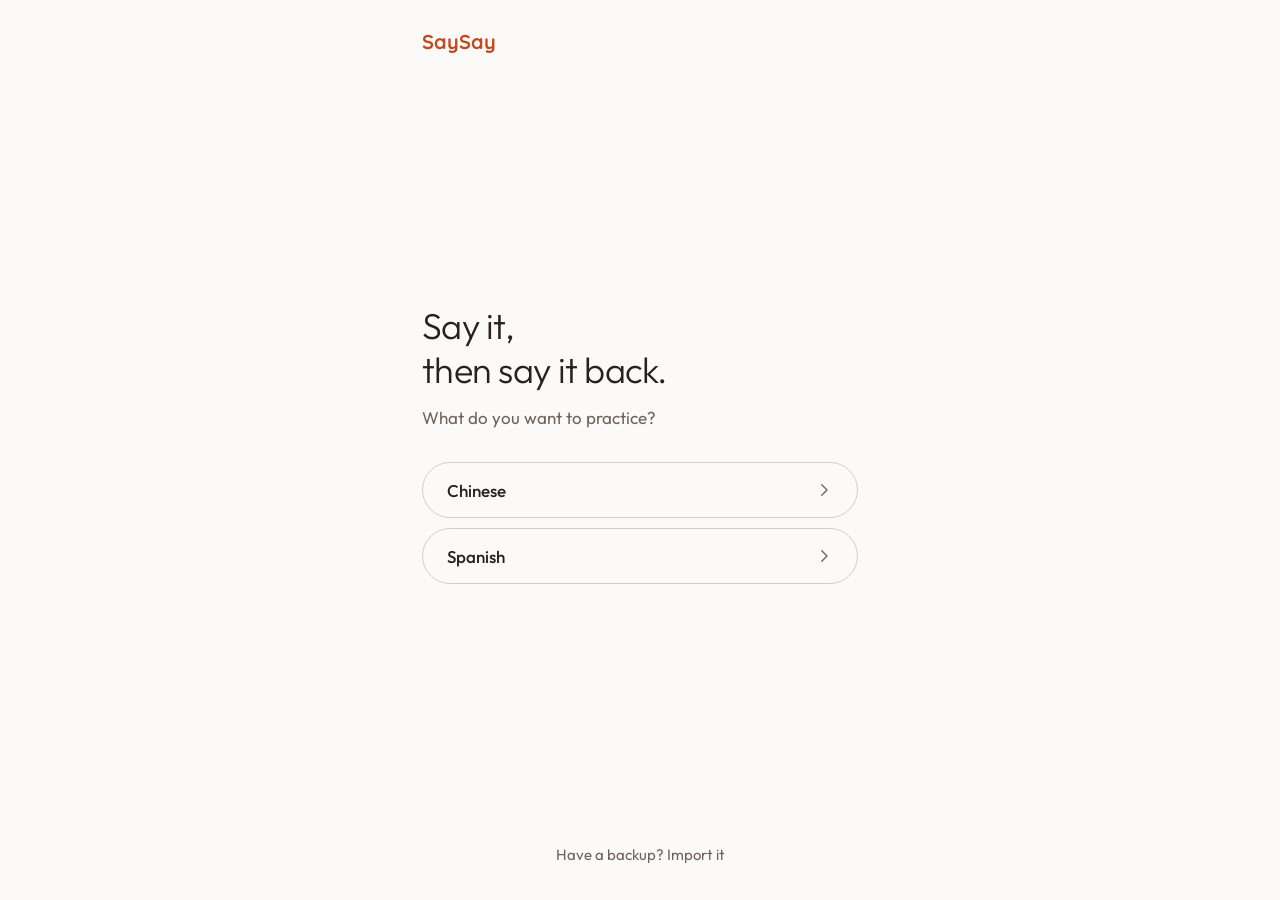
<file: index.html>
<!DOCTYPE html>
<html lang="en">
<head>
<meta charset="UTF-8">
<meta name="viewport" content="width=device-width, initial-scale=1, viewport-fit=cover">
<meta name="color-scheme" content="light">
<meta name="theme-color" content="#FCFAF8">
<meta name="apple-mobile-web-app-capable" content="yes">
<meta name="apple-mobile-web-app-status-bar-style" content="default">
<title>SaySay</title>
<link rel="manifest" href="manifest.webmanifest">
<link rel="icon" type="image/svg+xml" href="icon.svg">
<link rel="icon" type="image/png" sizes="192x192" href="icon-192.png">
<link rel="apple-touch-icon" href="apple-touch-icon.png">
<meta name="apple-mobile-web-app-title" content="SaySay">
<meta name="description" content="Practice speaking Chinese and Spanish. Each sentence plays twice, then you say it.">
<link rel="preconnect" href="https://fonts.googleapis.com">
<link rel="preconnect" href="https://fonts.gstatic.com" crossorigin>
<link rel="stylesheet" href="https://fonts.googleapis.com/css2?family=Outfit:wght@300;400;500;600&family=Quicksand:wght@700&family=Noto+Serif+SC:wght@400;600&family=Noto+Sans+SC:wght@500&display=swap">
<link rel="stylesheet" href="design-system/tokens.css?v=202611281630">
<style>
/* Colours, type and sizes come from design-system/tokens.css. Only app values live here. */
:root {
  --top: env(safe-area-inset-top, 0px);
  --bottom: env(safe-area-inset-bottom, 0px);
}
* { box-sizing: border-box; }
/* The colour behind the page matches the top of the screen, so the iPhone home screen app shows no fade under the time. */
html { background: var(--bg); color-scheme: light; }
html, body { margin: 0; background: var(--bg); }
body {
  font-family: var(--font-sans);
  color: var(--ink);
  -webkit-tap-highlight-color: transparent;
  -webkit-font-smoothing: antialiased;
}
button { font-family: inherit; cursor: pointer; color: inherit; touch-action: manipulation; }
svg { display: block; }

/* Hero */
.hero {
  background: var(--bg);
  color: var(--ink);
  padding: calc(var(--top) + 14px) var(--gutter) 0;
}
#sentenceView {
  margin-top: 18px; background: var(--surface); border: 1px solid var(--line);
  border-radius: 16px; padding: 20px; min-height: 300px;
  display: flex; flex-direction: column;
}
/* Every sentence starts at the same height, 120 from the top of the card, so your eye finds it in one place.
   20 card padding plus 18 for the count, then 82. Long sentences grow downward and get smaller instead of taller. */
.sent-body { flex: none; padding-top: 82px; }
.sent-body .han { margin-top: 0; }
.han.long1 { font-size: 32px; }
.han.long2 { font-size: 28px; }
/* Spanish reads in Outfit, a little smaller than characters since words are longer. No pinyin line. */
.lang-es .han { font-family: var(--font-sans); font-size: 34px; line-height: 40px; letter-spacing: -0.02em; }
.lang-es .han.long1 { font-size: 28px; line-height: 34px; }
.lang-es .han.long2 { font-size: 24px; line-height: 30px; }
.lang-es .pin { display: none; }
.lang-es .eng { margin-top: 12px; }
.lang-es .item-han, .lang-es .field input.big { font-family: var(--font-sans); }
.eng:lang(zh), .item-pin:lang(zh) { font-family: var(--font-mark); }
/* Phones. The page fills the screen. Buttons sit at the bottom and never move, the card takes the space above them. */
@media (max-width: 899px) {
  body { height: 100vh; height: 100dvh; display: flex; flex-direction: column; }
  .hero { flex: 1; display: flex; flex-direction: column; min-height: 0; }
  .hero > .wrap { flex: 1; display: flex; flex-direction: column; width: 100%; min-height: 0; }
  #sentenceView { flex: 1; min-height: 0; overflow-y: auto; }
  .controls { flex-shrink: 0; }
}
/* Short phones like the iPhone SE. The sentence starts a little higher so long ones still fit. */
@media (max-width: 899px) and (max-height: 720px) {
  .sent-body { padding-top: 46px; }
  .controls { padding-bottom: calc(var(--bottom) + 20px); }
}
.wrap { max-width: var(--max-width); margin: 0 auto; }
.top { display: flex; align-items: center; justify-content: space-between; height: 44px; }
.brand { display: flex; align-items: baseline; gap: 8px; }
.brand { align-items: center; gap: 10px; }
.brand b { font-family: var(--font-mark); font-size: 20px; font-weight: 700; letter-spacing: -0.01em; }
.top-actions { gap: 8px; }
.top-actions { display: flex; gap: 8px; }
.round {
  width: 44px; height: 44px; border-radius: 999px; border: 0;
  background: var(--chip); color: var(--ink);
  display: flex; align-items: center; justify-content: center;
}
.round:hover { background: var(--line); }

.count { font-size: 13px; color: var(--muted); }
.card-top { display: flex; align-items: center; justify-content: space-between; min-height: 18px; }
.card-edit { border: 0; background: none; padding: 10px 12px; margin: -10px -12px; font-size: 13px; font-weight: 400; color: var(--accent-text); }
.empty-hero .card-edit { display: none; }
.han {
  font-family: var(--font-han); font-weight: 500;
  font-size: 40px; line-height: 1.3; margin-top: 10px;
  word-break: break-word;
}
.pin { margin-top: 10px; font-size: 17px; line-height: 24px; color: var(--accent-text); }
.eng { margin-top: 4px; margin-bottom: 22px; font-size: 17px; line-height: 24px; color: var(--muted); min-height: 22px; }
@keyframes pulse { 50% { opacity: 0.3; } }

/* Controls */
.controls { padding: 20px var(--gutter) calc(var(--bottom) + 32px); }
.row-ctrl { display: grid; grid-template-columns: 54px 1fr 54px; gap: 12px; align-items: center; }
.nav {
  width: 54px; height: 54px; border-radius: 999px; border: 0; background: var(--chip); color: var(--ink);
  display: flex; align-items: center; justify-content: center;
}
.nav:disabled { opacity: 0.4; cursor: default; }
.play {
  height: 64px; border: 0; border-radius: 999px; background: var(--primary); color: #fff;
  font-size: 17px; font-weight: 500; display: flex; align-items: center; justify-content: center; gap: 10px;
}
.play:active, .nav:active, .got:active { transform: scale(0.98); }
.got {
  margin-top: 14px; width: 100%; height: 54px; border-radius: 999px;
  border: 1px solid var(--line); background: var(--surface); color: var(--accent-text);
  font-size: 17px; font-weight: 500; display: flex; align-items: center; justify-content: center; gap: 8px;
}
.got-note { margin-top: 10px; text-align: center; font-size: 13px; line-height: 19px; color: var(--muted); }

/* Empty */
.empty-hero .pin { color: var(--muted); font-size: 17px; line-height: 24px; }
.empty-hero .han { font-family: var(--font-sans); font-size: 34px; line-height: 38px; letter-spacing: -0.02em; }

/* An empty list is a quiet grey note in the middle of the card. The Add a sentence button below is the one action. */
.none-hero #sentenceView { justify-content: center; align-items: center; text-align: center; }
.none-hero .bar, .none-hero .pin, .none-hero .eng, .none-hero .show-eng, .none-hero .card-edit { display: none; }
.none-hero .sent-body { padding-top: 0; margin: auto 0; }
.none-hero .han, .lang-es .none-hero .han { font-family: var(--font-sans); font-size: 17px; line-height: 24px; font-weight: 400; letter-spacing: 0; color: var(--muted); }

/* Toast */
.toast {
  position: fixed; left: 50%; bottom: calc(var(--bottom) + 24px); transform: translate(-50%, 20px);
  background: var(--ink); color: #fff; border-radius: 999px; padding: 0 8px 0 18px; height: 48px;
  display: flex; align-items: center; gap: 12px; font-size: 17px; opacity: 0; pointer-events: none;
  transition: opacity 0.2s, transform 0.2s; white-space: nowrap; z-index: 30;
}
.toast.on { opacity: 1; transform: translate(-50%, 0); pointer-events: auto; }
.toast button[hidden] { display: none; }
.toast.plain { padding: 0 20px; }
.toast button { border: 0; background: rgba(255,255,255,0.14); color: #fff; border-radius: 999px; height: 34px; padding: 0 14px; font-size: 17px; font-weight: 500; }

/* Sheets */
.sheet-wrap {
  position: fixed; inset: 0; z-index: 20; background: var(--backdrop);
  display: none; justify-content: center; padding-top: calc(var(--top) + 32px);
}
.sheet-wrap.on { display: flex; animation: fade 0.18s ease-out; }
.sheet {
  width: 100%; max-width: 480px; background: var(--bg); border-radius: 18px 18px 0 0;
  display: flex; flex-direction: column; min-height: 0; animation: up 0.24s ease-out;
}
@media (min-width: 700px) {
  .sheet-wrap { background: color-mix(in srgb, var(--backdrop) 72%, transparent); padding: 40px 0; align-items: flex-start; }
  .sheet { border-radius: 18px; max-height: calc(100dvh - 80px); }
  .han { font-size: 48px; }
}
/* Hint only where there is a keyboard and a mouse. */
.key-hint { display: none; }
@media (hover: hover) and (pointer: fine) {
  .key-hint { display: flex; justify-content: center; gap: 16px; white-space: nowrap; margin-top: 18px; font-size: 13px; color: var(--muted); }
  .key-hint span { display: inline-flex; align-items: center; gap: 6px; }
  kbd { font-family: var(--font-sans); font-size: 13px; min-width: 24px; height: 24px; padding: 0 7px; border: 1px solid var(--line); border-bottom-width: 2px; border-radius: 6px; background: var(--surface); color: var(--ink); display: inline-flex; align-items: center; justify-content: center; }
}
/* Laptops. Same one column, a little wider, sitting in the middle of the screen with larger characters. */
@media (min-width: 900px) {
  body { min-height: 100dvh; display: flex; flex-direction: column; justify-content: center; }
  .wrap { max-width: 600px; }
  .hero { padding-top: 24px; }
  /* The card keeps one height per window, shorter on short screens, so everything fits and the buttons never move. */
  #sentenceView { min-height: clamp(240px, 40dvh, 340px); padding: 28px; }
  .sent-body { padding-top: 40px; }
  .han { font-size: 56px; line-height: 1.3; }
  .han.long1 { font-size: 44px; }
  .han.long2 { font-size: 36px; }
  .lang-es .han { font-size: 44px; line-height: 52px; }
  .lang-es .han.long1 { font-size: 36px; line-height: 44px; }
  .lang-es .han.long2 { font-size: 30px; line-height: 38px; }
  .controls { padding-bottom: 24px; }
}
@keyframes fade { from { opacity: 0; } }
@keyframes up { from { transform: translateY(24px); opacity: 0.6; } }
.sheet-head {
  height: 60px; padding: 12px 16px 0; display: grid; grid-template-columns: 64px 1fr 64px;
  align-items: center; font-size: 17px; font-weight: 500; flex-shrink: 0;
}
.sheet-title { text-align: center; }
.navbtn {
  width: 36px; height: 36px; border-radius: 999px; border: 0; background: var(--line); color: var(--ink);
  display: flex; align-items: center; justify-content: center;
}
.sheet-body { flex-grow: 1; overflow-y: auto; padding: 4px var(--gutter) 16px; }
.sheet-foot { padding: 12px var(--gutter) calc(var(--bottom) + 24px); flex-shrink: 0; }
/* Sheets without a bottom button, like Settings, end with at least the side margin of space, plus the home bar on iPhone. */
.sheet-body:last-child { padding-bottom: calc(var(--bottom) + 32px); }
.btn {
  width: 100%; height: 54px; border: 0; border-radius: 999px; background: var(--primary); color: #fff;
  font-size: 17px; font-weight: 500;
}
.btn:disabled { opacity: 0.4; cursor: default; }

.seg { display: grid; grid-template-columns: repeat(var(--n, 2), minmax(0,1fr)); gap: 2px; padding: 3px; background: var(--line); border-radius: 999px; }
.seg button { min-height: 38px; border: 0; background: transparent; border-radius: 999px; font-size: 17px; color: var(--muted); }
.seg button.on { background: #fff; font-weight: 500; color: var(--accent-text); box-shadow: 0 1px 2px rgba(30,27,46,0.1); }

.section { margin: 32px 0 12px; font-size: 20px; line-height: 26px; font-weight: 500; color: var(--ink); }
.card { background: var(--surface); border: 1px solid var(--line); border-radius: 16px; overflow: hidden; }
.item { display: flex; align-items: center; gap: 12px; min-height: 64px; padding: 10px 8px 10px 16px; border-top: 1px solid var(--line); }
.item:first-child { border-top: 0; }
.item.cur { background: var(--current); }
.item-main { flex: 1; min-width: 0; text-align: left; border: 0; background: none; padding: 0; }
.item-han { font-family: var(--font-han); font-weight: 500; font-size: 17px; line-height: 24px; }
.item-pin { font-size: 13px; line-height: 18px; color: var(--muted); margin-top: 2px; }
.icon-btn { width: 40px; height: 40px; border: 0; background: none; border-radius: 999px; color: var(--chevron); display: flex; align-items: center; justify-content: center; flex-shrink: 0; }
.icon-btn:hover { background: var(--chip); color: var(--muted); }
.chip-btn { height: 32px; padding: 0 12px; border: 0; border-radius: 999px; background: var(--soft); color: var(--accent-text); font-size: 13px; font-weight: 400; flex-shrink: 0; }
.list-note { padding: 18px 4px; font-size: 13px; line-height: 19px; color: var(--muted); }

.field { display: block; padding: 12px 16px; border-top: 1px solid var(--line); }
.field:first-child { border-top: 0; }
.field[hidden], .set-row[hidden] { display: none; }
.field span { display: block; font-size: 13px; color: var(--muted); margin-bottom: 4px; }
.field input { width: 100%; border: 0; outline: 0; font-family: inherit; font-size: 17px; color: var(--ink); background: none; padding: 0; }
.field input.big { font-family: var(--font-han); font-weight: 500; font-size: 17px; }
.field input::placeholder { color: var(--muted); }

.set-row { padding: 14px 16px; border-top: 1px solid var(--line); }
.set-row:first-child { border-top: 0; }
.set-label { font-size: 17px; margin-bottom: 10px; }
select {
  width: 100%; height: 44px; border: 1px solid var(--line); border-radius: 12px; background: var(--bg);
  font-family: inherit; font-size: 17px; color: var(--ink); padding: 0 12px; -webkit-appearance: none; appearance: none;
}
.link-row { width: 100%; border: 0; background: none; font-family: inherit; display: flex; align-items: center; justify-content: space-between; min-height: 50px; padding: 0 16px; font-size: 17px; color: var(--ink); text-decoration: none; }
.link-row svg { color: var(--chevron); }
.ds h3 { font-size: 20px; line-height: 26px; font-weight: 500; color: var(--ink); margin: 32px 0 12px; }
.ds h3:first-child { margin-top: 8px; }
.sw { display: grid; grid-template-columns: repeat(auto-fill, minmax(96px, 1fr)); gap: 10px; }
.sw div { border-radius: 12px; border: 1px solid var(--line); overflow: hidden; font-size: 13px; background: #fff; }
.sw div span { display: block; height: 48px; border-bottom: 1px solid var(--line); }
.sw div p { margin: 0; padding: 6px 8px; line-height: 1.35; }
.sw div p i { font-style: normal; color: var(--muted); }
.ds .tr { padding: 14px 16px; border-top: 1px solid var(--line); }
.ds .tr:first-child { border-top: 0; }
.ds .tr small { display: block; font-size: 13px; color: var(--muted); padding-top: 6px; }
.ds .rule { padding: 12px 16px; border-top: 1px solid var(--line); font-size: 17px; line-height: 1.45; }
.ds .rule:first-child { border-top: 0; }
.ds .demo { display: flex; gap: 8px; flex-wrap: wrap; align-items: center; }
.act-row { width: 100%; border: 0; border-top: 1px solid var(--line); background: none; font-family: inherit; text-align: left; display: flex; flex-direction: column; gap: 2px; padding: 12px 16px; min-height: 64px; justify-content: center; }
.act-row:first-child { border-top: 0; }
.act-row:disabled { cursor: default; }
.act-row:disabled .act-t { color: var(--chevron); }
.act-t { font-size: 17px; line-height: 22px; color: var(--ink); }
.act-t.warn-t { color: var(--warn-text); }
/* Delete is plain coral text, centered at the bottom, the same in all three apps. It always asks first. */
.del-wrap { display: flex; flex-direction: column; align-items: center; gap: 2px; margin-top: 24px; text-align: center; }
.del-wrap[hidden] { display: none; }
.text-btn { border: 0; background: none; font-family: inherit; font-size: 17px; line-height: 22px; font-weight: 500; color: var(--warn-text); padding: 11px 16px; min-height: 44px; border-radius: 12px; }
.text-btn:disabled { color: var(--chevron); cursor: default; }
.text-btn:focus-visible { outline: 2px solid var(--primary); outline-offset: 2px; }
.imp-row { display: flex; align-items: center; justify-content: space-between; gap: 12px; padding: 14px 16px; border-top: 1px solid var(--line); }
.imp-row:first-child { border-top: 0; }
.imp-row b { display: block; font-size: 17px; line-height: 22px; font-weight: 500; }
.imp-row b:lang(zh) { font-family: var(--font-mark); font-weight: 500; }
.imp-row small { display: block; font-size: 13px; line-height: 18px; color: var(--muted); margin-top: 2px; }
.imp-row .new { font-size: 17px; color: var(--accent-text); font-weight: 500; white-space: nowrap; }
.imp-row .new.none { color: var(--muted); font-weight: 400; }
.act-s { font-size: 13px; line-height: 19px; color: var(--muted); }
.voice-tip { margin-top: 12px; padding: 10px 12px; border-radius: 12px; background: var(--bg); font-size: 13px; line-height: 19px; color: var(--muted); }
.warn { margin-top: 12px; font-size: 13px; line-height: 19px; color: var(--warn-text); }
/* Language choices, used on first open and in the Language sheet. */
.lang-opt { width: 100%; text-align: left; border: 0; border-top: 1px solid var(--line); background: var(--surface); padding: 14px 16px; min-height: 72px; display: flex; align-items: center; justify-content: space-between; gap: 12px; font-family: inherit; color: var(--ink); }
.lang-opt:first-child { border-top: 0; }
.lang-opt b { display: block; font-size: 22px; line-height: 28px; font-weight: 500; }
.lang-opt b:lang(zh) { font-family: var(--font-mark); font-weight: 500; }
.lang-opt small { display: block; font-size: 13px; line-height: 18px; color: var(--muted); margin-top: 2px; }
.lang-opt .tick { width: 24px; height: 24px; border-radius: 99px; border: 2px solid var(--line); flex-shrink: 0; display: flex; align-items: center; justify-content: center; }
.lang-opt.on { background: var(--current); }
.lang-opt.on .tick { background: var(--primary); border-color: var(--primary); }
.first { position: fixed; inset: 0; z-index: 40; background: var(--bg); overflow-y: auto; }
.first[hidden] { display: none; }
.first-in { max-width: 480px; min-height: 100%; margin: 0 auto; padding: calc(var(--top) + 20px) var(--gutter) calc(var(--bottom) + 24px); display: flex; flex-direction: column; }
.first-name { font-family: var(--font-mark); font-weight: 700; font-size: 20px; line-height: 28px; color: var(--ink); margin-bottom: 20px; }
.first-title { margin: 6px 0 24px; font-size: 34px; line-height: 40px; font-weight: 500; letter-spacing: -0.02em; }
.first-list { background: var(--surface); border: 1px solid var(--line); border-radius: 16px; overflow: hidden; }
.first-foot { margin-top: auto; padding-top: 24px; display: flex; flex-direction: column; align-items: center; gap: 4px; }
.first-import { border: 0; background: none; font-family: inherit; font-size: 17px; color: var(--accent-text); padding: 12px 16px; min-height: 44px; }
#importSheet { z-index: 50; }
/* People who turn off motion get no pulsing, sliding or fading. */
@media (prefers-reduced-motion: reduce) {
  *, *::before, *::after { animation-duration: 0.01ms !important; animation-iteration-count: 1 !important; transition-duration: 0.01ms !important; }
}
/* Every round button is one grey circle, the same across the apps: the top buttons, previous and next, and the sheet close. */
.round, .nav, .navbtn {
  background: var(--chip); -webkit-backdrop-filter: none; backdrop-filter: none; border: 0; box-shadow: none; color: var(--ink);
}
.round:hover, .nav:hover:not(:disabled), .navbtn:hover { background: var(--line); }
/* Disabled keeps the same circle, only the icon fades. */
.nav:disabled { opacity: 1; color: var(--chevron); }
/* One size for every round button. 44 circle, 20 icon, 2 stroke. */
.round, .nav, .navbtn { width: 44px; height: 44px; }
.row-ctrl { grid-template-columns: 44px 1fr 44px; }
.round svg, .nav svg, .navbtn svg { width: 20px; height: 20px; }
.round svg *, .nav svg *, .navbtn svg * { stroke-width: 2; }

/* ============================================================
   Motion, like iOS. The same in Stay Counter, Manna, Shuo and SaySay.
   A sheet rises from the bottom and the page steps back behind it.
   Going deeper inside a sheet slides left, going back slides right.
   Pull the grabber down to close. Segmented switches slide.
   ============================================================ */
:root { --ease-sheet: cubic-bezier(0.32, 0.72, 0, 1); --ease-spring: cubic-bezier(0.34, 1.36, 0.5, 1); }
.page { display: flex; flex-direction: column; background: var(--bg); transform-origin: 50% 0; transition: transform 0.45s var(--ease-sheet), filter 0.45s var(--ease-sheet), border-radius 0.45s var(--ease-sheet); }
@media (max-width: 899px) { .page { flex: 1; min-height: 0; } }

.sheet { position: relative; transition: transform 0.3s var(--ease-sheet); }
.sheet.dragging { transition: none; }
.grabber { display: block; flex-shrink: 0; width: 36px; height: 5px; border-radius: 999px; background: #D9D5CE; margin: 7px auto -7px; }
.sheet-wrap.on { animation: sheet-dim 0.3s ease-out; }
.sheet-wrap.on .sheet { animation: sheet-up 0.5s var(--ease-sheet); }
.sheet-wrap.over { background: transparent; animation: none; }
.sheet-wrap.over .sheet { animation: none; }
.sheet-wrap.swapped, .sheet-wrap.swapped .sheet { animation: none; }
.sheet-wrap.in-fwd .sheet { animation: sheet-in-fwd 0.45s var(--ease-sheet); box-shadow: -10px 0 30px rgba(30, 27, 46, 0.12); }
.sheet-wrap.from-left .sheet { animation: sheet-in-back 0.45s var(--ease-sheet); }
.sheet-wrap.pushed .sheet { transform: translateX(-30%); opacity: 0.4; transition: transform 0.45s var(--ease-sheet), opacity 0.45s var(--ease-sheet); }
.sheet-wrap.in-back .sheet { transition: transform 0.45s var(--ease-sheet), opacity 0.45s var(--ease-sheet); }
.sheet-wrap.leaving { animation: sheet-undim 0.3s ease-in forwards; pointer-events: none; }
.sheet-wrap.leaving .sheet { animation: sheet-down 0.3s cubic-bezier(0.4, 0, 1, 1) forwards; }
.sheet-wrap.clear { background: transparent; animation: none; }
.sheet-wrap.out-back .sheet { animation: sheet-out-back 0.45s var(--ease-sheet) forwards; box-shadow: -10px 0 30px rgba(30, 27, 46, 0.12); }
@keyframes sheet-dim { from { background-color: transparent; } }
@keyframes sheet-undim { to { background-color: transparent; } }
@keyframes sheet-up { from { transform: translateY(100%); } }
@keyframes sheet-down { to { transform: translateY(105%); } }
@keyframes sheet-in-fwd { from { transform: translateX(100%); } }
@keyframes sheet-in-back { from { transform: translateX(-30%); opacity: 0.4; } }
@keyframes sheet-out-back { to { transform: translateX(100%); } }
@media (max-width: 699px) {
  .sheet-wrap { background: rgba(14, 12, 24, 0.28); }
  .sheet-wrap.over, .sheet-wrap.clear { background: transparent; }
  html.sheet-open, html.sheet-open body { background: #0E0C18; }
  .page.behind { transform: translateY(calc(var(--top) + 6px)) scale(0.92); border-radius: 18px; overflow: hidden; filter: brightness(0.72); }
}
@media (min-width: 700px) {
  .grabber { display: none; }
  .sheet-wrap.on .sheet { animation: sheet-pop 0.28s var(--ease-sheet); }
  .sheet-wrap.leaving .sheet { animation: sheet-pop-out 0.2s ease-in forwards; }
  .sheet-wrap.over .sheet, .sheet-wrap.swapped .sheet { animation: none; }
  .sheet-wrap.in-fwd .sheet { animation: sheet-in-fwd 0.45s var(--ease-sheet); }
  .sheet-wrap.from-left .sheet { animation: sheet-in-back 0.45s var(--ease-sheet); }
  .sheet-wrap.out-back .sheet { animation: sheet-out-back 0.45s var(--ease-sheet) forwards; }
  .sheet-wrap.in-fwd .sheet, .sheet-wrap.from-left .sheet, .sheet-wrap.out-back .sheet, .sheet-wrap.pushed .sheet { box-shadow: none; }
  .sheet-wrap.pushed .sheet { opacity: 0; }
  @keyframes sheet-pop { from { transform: translateY(16px); opacity: 0; } }
  @keyframes sheet-pop-out { to { transform: translateY(16px); opacity: 0; } }
}
.sheet-head, .grabber { touch-action: none; user-select: none; -webkit-user-select: none; }

.seg { position: relative; }
.seg-thumb { position: absolute; z-index: 0; left: 0; top: 3px; bottom: 3px; border-radius: 999px; background: #fff; box-shadow: 0 1px 2px rgba(30,27,46,0.1); pointer-events: none; transition: transform 0.45s var(--ease-spring), width 0.45s var(--ease-spring); }
.seg-thumb.instant { transition: none; }
.seg.has-thumb > button { position: relative; z-index: 1; transition: color 0.2s; }
.seg.has-thumb > button.on { background: transparent; box-shadow: none; }
@media (prefers-reduced-motion: reduce) {
  .page, .sheet, .sheet-wrap, .seg-thumb { transition: none !important; animation: none !important; }
}

/* ============================================================
   In the middle. One warm off white background, no card.
   The sentence sits left aligned in the middle of the screen.
   A thin bar shows Listen and Your turn. Terracotta only on Play,
   the filled bar and what you are on.
   ============================================================ */
.top { height: 44px; }
.count { font-size: 15px; line-height: 20px; color: var(--muted); }
.card-edit { font-size: 15px; font-weight: 400; color: var(--accent-text); padding: 12px; margin: -12px; }
.bar { margin-top: 20px; display: flex; flex-direction: column; gap: 10px; }
.bar-track { display: flex; gap: 6px; }
.bar-seg { flex: 1 1 0; height: 3px; border-radius: 999px; background: var(--line); overflow: hidden; }
.bar-seg i { display: block; height: 3px; width: 0; border-radius: 999px; background: var(--primary); transition: width 0.3s ease-out; }
.bar-labels { display: flex; gap: 6px; }
.bar-labels span { flex: 1 1 0; font-size: 13px; line-height: 18px; color: var(--muted); transition: color 0.2s; }
.bar-labels span.on { color: var(--accent-text); font-weight: 500; }
#sentenceView { margin-top: 0; background: none; border: 0; border-radius: 0; padding: 0; min-height: 300px; }
.sent-body { padding-top: 0; margin: auto 0; }
.han { font-weight: 400; }
.pin { margin-top: 14px; font-size: 19px; line-height: 26px; color: var(--muted); }
.show-eng { margin-top: 24px; height: 44px; padding: 0 20px; border: 0; border-radius: 999px; background: var(--soft); color: var(--ink); font-size: 15px; font-weight: 400; }
.show-eng[hidden] { display: none; }
.eng { margin-top: 14px; margin-bottom: 0; color: var(--muted); }
.eng[hidden] { display: none; }
.lang-es .eng { margin-top: 14px; }
.lang-es .han { font-weight: 300; }
.controls { padding: 16px var(--gutter) 8px; }
.row-ctrl { display: grid; grid-template-columns: minmax(0, 1fr) minmax(0, 1fr); gap: 10px; }
.play { height: 56px; font-weight: 500; }
.got { margin-top: 0; height: 56px; border: 1.5px solid var(--border); background: transparent; color: var(--ink); font-weight: 500; }
.got:hover { background: var(--surface); }
.tabbar { flex-shrink: 0; padding: 0 var(--gutter) calc(var(--bottom) + 6px); background: var(--bg); }
.tabbar-in { display: flex; justify-content: space-between; }
.tab { width: 96px; height: 52px; border: 0; background: none; display: flex; flex-direction: column; align-items: center; justify-content: center; gap: 3px; font-size: 11px; font-weight: 400; color: var(--muted); }
.tab.on { color: var(--accent-text); font-weight: 500; }
.tab:focus-visible, .show-eng:focus-visible, .got:focus-visible, .play:focus-visible { outline: 2px solid var(--primary); outline-offset: 2px; }
.toast { bottom: calc(var(--bottom) + 200px); }
@media (max-width: 899px) and (max-height: 720px) { .controls { padding-bottom: 8px; } }
@media (min-width: 900px) {
  #sentenceView { min-height: clamp(240px, 40dvh, 340px); padding: 0; }
  .sent-body { padding-top: 0; }
  .tabbar { padding-bottom: 16px; }
}
/* First open. The same calm background as the app, a small terracotta name, one tap to start. */
.first { background: var(--bg); color: var(--ink); }
.first-name { color: var(--primary); font-size: 20px; line-height: 26px; margin: 0; height: 44px; display: flex; align-items: center; }
.first-mid { flex: 1; display: flex; flex-direction: column; justify-content: center; padding: 24px 0; }
.first-title { color: var(--ink); margin: 0; font-size: 36px; line-height: 44px; font-weight: 300; letter-spacing: -0.02em; }
.first-sub { margin: 14px 0 32px; font-size: 17px; line-height: 24px; font-weight: 400; color: var(--muted); }
.first-list { background: none; border: 0; border-radius: 0; overflow: visible; display: flex; flex-direction: column; gap: 10px; }
.first-pill { height: 56px; border-radius: 999px; border: 1.5px solid var(--border); background: transparent; color: var(--ink); padding: 0 24px; display: flex; align-items: center; justify-content: space-between; font-family: inherit; font-size: 17px; font-weight: 500; }
.first-pill svg { color: var(--muted); }
.first-pill:hover { background: var(--surface); }
.first-pill:focus-visible, .first-import:focus-visible { outline: 2px solid var(--primary); outline-offset: 2px; }
.first-foot { margin-top: 0; padding-top: 8px; }
.first-import { color: var(--muted); font-size: 15px; }

/* Sentences and Settings as tab screens. Same background, a light title, no sheet. */
.tabview { flex: 1; min-height: 0; display: flex; flex-direction: column; }
.tabview[hidden], .hero[hidden], .controls[hidden] { display: none !important; }
.tv-in { flex: 1; min-height: 0; display: flex; flex-direction: column; width: 100%; box-sizing: border-box; padding: calc(var(--top) + 20px) 0 0; }
.tv-head { height: 44px; flex-shrink: 0; padding: 0 var(--gutter); display: flex; align-items: center; justify-content: space-between; }
.tv-title { margin: 0; font-size: 28px; line-height: 34px; font-weight: 300; letter-spacing: -0.02em; color: var(--ink); }
.tv-body { flex: 1; min-height: 0; overflow-y: auto; padding: 24px var(--gutter); -webkit-overflow-scrolling: touch; }
/* The scroll area runs edge to edge so the iOS scroll indicator sits at the screen edge, not over the chevrons. */
.add-round { width: 44px; height: 44px; border-radius: 999px; border: 0; background: var(--primary); color: #fff; display: flex; align-items: center; justify-content: center; padding: 0; }
.add-round:focus-visible { outline: 2px solid var(--primary); outline-offset: 2px; }
@media (min-width: 900px) { .tv-in { padding-top: 40px; } }

/* Sentences list. Rows on the background, no card, no lines. Terracotta only on + and the tab. */
#sentAddSlot { display: flex; align-items: center; gap: 4px; }
.text-btn { border: 0; background: none; font-family: inherit; font-size: 17px; color: var(--ink); padding: 0 12px; height: 44px; }
.text-btn:focus-visible { outline: 2px solid var(--primary); outline-offset: 2px; border-radius: 999px; }
.seg button.on { color: var(--ink); }
.rows { display: flex; flex-direction: column; }
.rows .item { border-top: 0; padding: 0; min-height: 72px; gap: 8px; }
.rows .item.cur { background: none; }
.rows .item-main { display: flex; align-items: center; gap: 10px; min-height: 72px; }
.item-text { display: flex; flex-direction: column; min-width: 0; }
.rows .item-han { font-weight: 400; display: block; }
.rows .item-pin { display: block; }
.rows .item-main { position: relative; }
.cur-dot { position: absolute; left: -14px; top: 50%; margin-top: -3px; width: 6px; height: 6px; border-radius: 999px; background: var(--primary); }
.row-end { margin-left: auto; color: var(--chevron); display: flex; align-items: center; flex-shrink: 0; }
.rows.editing .row-end { color: var(--ink); }
/* Swipe a row left to show Edit and Delete, like iOS Mail. The actions only show while a row is moving or open. */
.rows .item.swipe { position: relative; display: block; }
.swipe-front { position: relative; z-index: 1; display: flex; align-items: center; gap: 8px; background: var(--bg); touch-action: pan-y; transition: transform 0.3s var(--ease-spring, ease); }
.swipe-front.dragging { transition: none; }
.swipe-acts { position: absolute; top: 0; right: 0; bottom: 0; display: flex; z-index: 0; visibility: hidden; }
.item.reveal .swipe-acts { visibility: visible; }
.swipe-acts button { width: 88px; border: 0; color: #fff; font-family: inherit; font-size: 15px; font-weight: 500; }
.swipe-acts .sw-edit { background: var(--muted); }
.swipe-acts .sw-del { background: var(--warn-text); }
/* Paste lesson. A second way to add, for many sentences at once from Claude. */
#addModeSeg { margin: 8px 0 16px; }
#addModeSeg[hidden], #onePane[hidden], #pastePane[hidden], .paste-empty[hidden], .paste-found[hidden], #pasteBox[hidden] { display: none; }
.paste-empty { background: var(--surface); border: 1px solid var(--line); border-radius: 16px; padding: 28px 20px; display: flex; flex-direction: column; align-items: center; gap: 16px; text-align: center; }
.paste-icon { width: 56px; height: 56px; border-radius: 999px; background: var(--soft); color: var(--accent-text); display: flex; align-items: center; justify-content: center; }
.paste-t { font-size: 20px; line-height: 26px; font-weight: 500; }
.paste-s { font-size: 15px; line-height: 21px; color: var(--muted); margin-top: 6px; }
.paste-btn { height: 44px; padding: 0 22px; border: 1px solid var(--border); border-radius: 999px; background: var(--surface); font-family: inherit; font-size: 17px; font-weight: 500; color: var(--ink); display: flex; align-items: center; gap: 8px; }
.paste-btn:focus-visible, .paste-again:focus-visible { outline: 2px solid var(--primary); outline-offset: 2px; }
#pasteBox { width: 100%; box-sizing: border-box; min-height: 120px; border: 1px solid var(--border); border-radius: 12px; padding: 12px; font-family: var(--font-han); font-size: 17px; line-height: 24px; color: var(--ink); background: var(--bg); resize: vertical; }
.paste-head { display: flex; align-items: center; justify-content: space-between; padding: 0 4px 10px; }
.paste-head b { font-size: 17px; font-weight: 500; }
.paste-again { border: 0; background: none; font-family: inherit; font-size: 15px; color: var(--accent-text); padding: 10px 0; }
.paste-row { display: flex; flex-direction: column; justify-content: center; min-height: 64px; padding: 8px 16px; box-sizing: border-box; border-top: 1px solid var(--line); }
.paste-row:first-child { border-top: 0; }
.paste-row .item-han { font-weight: 400; }
.paste-row.dup { opacity: 0.5; }

/* Recall. The translation shows first, you say it, then check. Same calm screen as Practice. */
.tab { width: auto; flex: 1 1 0; }
.rc-in { flex: 1; min-height: 0; display: flex; flex-direction: column; width: 100%; padding: calc(var(--top) + 14px) var(--gutter) 0; }
.rc-view { flex: 1; min-height: 0; display: flex; flex-direction: column; overflow-y: auto; }
.rc-view .sent-body { margin: auto 0; }
.rc-prompt { font-size: 34px; line-height: 42px; font-weight: 300; letter-spacing: -0.02em; color: var(--ink); }
.rc-prompt[hidden], .rc-view .han[hidden], .rc-view .pin[hidden], .rc-view .eng[hidden], .rc-ctrl[hidden] { display: none !important; }
.rc-row { display: grid; grid-template-columns: 56px minmax(0, 1fr) 56px; gap: 10px; align-items: center; }
.rc-row .nav { width: 56px; height: 56px; }
#rcPlay[hidden], #rcGot[hidden] { display: none !important; }
.pin-row { display: flex; align-items: center; gap: 4px; margin-top: 14px; }
.pin-row .pin { margin-top: 0; }
.rc-play { display: flex; align-items: center; justify-content: center; width: 40px; height: 40px; margin: -8px 0; border: 0; border-radius: 999px; background: none; color: var(--accent-text); flex-shrink: 0; }
.rc-play:hover { background: var(--chip); }
.rc-play:focus-visible { outline: 2px solid var(--primary); outline-offset: 2px; }

.rc-g { flex-direction: column; gap: 0; line-height: 20px; }
.rc-g small { font-size: 13px; line-height: 16px; font-weight: 400; color: var(--muted); }

.rc-cue { margin-top: 18px; font-size: 17px; line-height: 24px; color: var(--muted); }
.rc-view .han { margin-top: 0; cursor: pointer; }
.rc-ctrl { width: 100%; padding: 16px var(--gutter) 8px; }
.recall-empty .rc-prompt { font-size: 28px; line-height: 34px; }
.recall-empty .card-edit { visibility: hidden; }
@media (min-width: 900px) {
  .rc-in { padding-top: 24px; }
  .rc-view { flex: none; min-height: clamp(240px, 40dvh, 340px); }
  .rc-prompt { font-size: 44px; line-height: 52px; }
}
.tv-left { display: flex; align-items: center; gap: 12px; min-width: 0; }
.hero .top .round, .rc-in .top .round { width: 40px; height: 40px; }
#editCur[hidden] { display: none; }
.chips { display: flex; flex-wrap: wrap; gap: 8px; margin-top: 24px; }
.chips .show-eng { margin-top: 0; }
.got-chip { display: inline-flex; align-items: center; gap: 6px; }

.rc-row .nav:disabled { color: var(--chevron); }
.eng-row { display: block; margin-top: 14px; padding: 6px 0; border: 0; background: none; font: inherit; color: inherit; text-align: left; width: 100%; line-height: 26px; }
.eng-row[hidden] { display: none; }
.eng-row:focus-visible { outline: 2px solid var(--primary); outline-offset: 4px; border-radius: 8px; }
.eye { display: inline-block; vertical-align: -3px; margin-right: 8px; color: var(--chevron); }
.eye svg { display: inline-block; }
/* Hidden English is a quiet eye and the word English. Tap to see the sentence. */
.eng-row .eng { display: inline; margin: 0; min-height: 0; border-radius: 6px; padding: 1px 0;
  -webkit-box-decoration-break: clone; box-decoration-break: clone; transition: color 0.25s, background-color 0.25s; }
.eng.masked { display: none; }
.eng-label { font-size: 15px; color: var(--chevron); }
.eng-label[hidden] { display: none; }
.chips .got-chip { margin-top: 0; }
/* The red button leads, full width. Under it, previous and next with Mark learned between them. Same on both screens. */
.main-btn { width: 100%; }
.rc-row2 { display: grid; grid-template-columns: 48px minmax(0, 1fr) 48px; gap: 10px; align-items: center; margin-top: 8px; }
.rc-row2 .nav { width: 48px; height: 48px; }
.rc-row2 .nav:disabled { color: var(--chevron); }
.learn-btn { width: 100%; height: 48px; border: 0; border-radius: 999px; background: var(--chip); color: var(--ink); font: inherit; font-size: 15px; display: flex; align-items: center; justify-content: center; gap: 6px; }
.learn-btn:hover { background: var(--line); }
.learn-btn:focus-visible { outline: 2px solid var(--primary); outline-offset: 2px; }
#rcGot[hidden] { display: none !important; }
</style>
</head>
<body>

<div class="page" id="page">
<header class="hero" id="hero">
  <div class="wrap">
    <div class="top">
      <div class="count" id="count">1 of 27</div>
      <button class="card-edit" id="editCur" hidden>Edit</button>
      <button class="round" id="openList" aria-label="Sentences"><svg width="20" height="20" viewBox="0 0 24 24" fill="none" stroke="currentColor" stroke-width="2" stroke-linecap="round" stroke-linejoin="round"><path d="M8 6h13M8 12h13M8 18h13M3 6h.01M3 12h.01M3 18h.01"/></svg></button>
    </div>
    <div class="bar" id="status">
      <div class="bar-track" aria-hidden="true"><span class="bar-seg"><i id="fillListen"></i></span><span class="bar-seg"><i id="fillTurn"></i></span></div>
      <div class="bar-labels"><span id="labListen">Listen</span><span id="labTurn">Your turn</span></div>
    </div>
    <div id="sentenceView">
      <div class="sent-body">
        <div class="han" id="han"></div>
        <div class="pin" id="pin"></div>
        <button class="eng-row" id="engRow" type="button">
          <span class="eye" id="showEng" aria-hidden="true"></span>
          <span class="eng-label" id="engLabel">English</span>
          <span class="eng" id="eng"></span>
        </button>
      </div>
    </div>
  </div>
</header>

<main class="controls">
  <div class="wrap" id="practiceControls">
    <button class="play main-btn" id="play">
        <svg id="playIcon" width="20" height="20" viewBox="0 0 24 24" fill="currentColor"><path d="M7 4.5v15l13-7.5z"/></svg>
        <span id="playLabel">Play</span>
      </button>
    <div class="rc-row2">
      <button class="nav" id="pPrev" aria-label="Previous sentence"><svg width="22" height="22" viewBox="0 0 24 24" fill="none" stroke="currentColor" stroke-width="2" stroke-linecap="round" stroke-linejoin="round"><path d="M15 5l-7 7 7 7"/></svg></button>
      <button class="learn-btn" id="got" type="button"><svg width="16" height="16" viewBox="0 0 24 24" fill="none" stroke="currentColor" stroke-width="2.2" stroke-linecap="round" stroke-linejoin="round"><path d="M5 12.5l4.5 4.5L19 7.5"/></svg>Mark learned</button>
      <button class="nav" id="pNext" aria-label="Next sentence"><svg width="22" height="22" viewBox="0 0 24 24" fill="none" stroke="currentColor" stroke-width="2" stroke-linecap="round" stroke-linejoin="round"><path d="M9 5l7 7-7 7"/></svg></button>
    </div>
    <div class="got-note" id="gotNote" hidden></div>
    <div class="key-hint" id="keyHint"><span><kbd>Space</kbd> Play</span><span><kbd>←</kbd><kbd>→</kbd> Move</span><span><kbd>Enter</kbd> Mark learned</span></div>
  </div>
  <div class="wrap" id="emptyControls" hidden>
    <button class="btn" id="emptyAdd">Add a sentence</button>
    <div class="got-note" id="emptyNote">Or open Learned in the list to practice one again.</div>
  </div>
</main>
<section class="tabview" id="viewRecall" hidden aria-label="Flashcards">
  <div class="wrap rc-in">
    <div class="top">
      <div class="count" id="rcCount"></div>
      <button class="round" id="rcList" aria-label="Cards"><svg width="20" height="20" viewBox="0 0 24 24" fill="none" stroke="currentColor" stroke-width="2" stroke-linecap="round" stroke-linejoin="round"><path d="M8 6h13M8 12h13M8 18h13M3 6h.01M3 12h.01M3 18h.01"/></svg></button>
    </div>
    <div class="rc-view">
      <div class="sent-body">
        <div class="rc-prompt" id="rcPrompt"></div>
        <div class="han" id="rcHan" hidden></div>
        <div class="pin-row"><div class="pin" id="rcPin" hidden></div><button class="rc-play" id="rcPlay" type="button" aria-label="Play sound" hidden><svg width="20" height="20" viewBox="0 0 24 24" fill="none" stroke="currentColor" stroke-width="2" stroke-linecap="round" stroke-linejoin="round"><path d="M11 5L6 9H3v6h3l5 4z" fill="currentColor"/><path d="M15.5 8.5a5 5 0 0 1 0 7M18.5 5.5a9 9 0 0 1 0 13"/></svg></button></div>
        <div class="eng" id="rcEng" hidden></div>
        <div class="rc-cue" id="rcCue"></div>
      </div>
    </div>
  </div>
  <div class="wrap rc-ctrl">
    <button class="play main-btn" id="rcShow"><svg width="20" height="20" viewBox="0 0 24 24" fill="none" stroke="currentColor" stroke-width="2" stroke-linecap="round" stroke-linejoin="round"><path d="M4 12a8 8 0 0 1 14-5.3M20 12a8 8 0 0 1-14 5.3"/><path d="M18 3v4h-4M6 21v-4h4"/></svg><span id="rcShowLabel">Flip</span></button>
    <div class="rc-row2">
      <button class="nav" id="rcPrev" aria-label="Previous card"><svg width="22" height="22" viewBox="0 0 24 24" fill="none" stroke="currentColor" stroke-width="2" stroke-linecap="round" stroke-linejoin="round"><path d="M15 5l-7 7 7 7"/></svg></button>
      <button class="learn-btn" id="rcGot" type="button"><svg width="16" height="16" viewBox="0 0 24 24" fill="none" stroke="currentColor" stroke-width="2.2" stroke-linecap="round" stroke-linejoin="round"><path d="M5 12.5l4.5 4.5L19 7.5"/></svg>Mark learned</button>
      <button class="nav" id="rcNext" aria-label="Next card"><svg width="22" height="22" viewBox="0 0 24 24" fill="none" stroke="currentColor" stroke-width="2" stroke-linecap="round" stroke-linejoin="round"><path d="M9 5l7 7-7 7"/></svg></button>
    </div>
    <div class="key-hint"><span><kbd>Space</kbd> Flip</span><span><kbd>←</kbd><kbd>→</kbd> Move</span></div>
  </div>
</section>
<section class="tabview" id="viewSentences" hidden aria-labelledby="sentTitle">
  <div class="wrap tv-in">
    <div class="tv-head"><div class="tv-left"><button class="navbtn" id="sentBack" aria-label="Back to Shadow"><svg width="16" height="16" viewBox="0 0 24 24" fill="none" stroke="currentColor" stroke-width="2.6" stroke-linecap="round" stroke-linejoin="round"><path d="M15 6l-6 6 6 6"/></svg></button><h1 class="tv-title" id="sentTitle">Sentences</h1></div><span id="sentAddSlot"></span></div>
    <div class="tv-body" id="sentBody"></div>
  </div>
</section>
<section class="tabview" id="viewCards" hidden aria-labelledby="cardsTitle">
  <div class="wrap tv-in">
    <div class="tv-head"><div class="tv-left"><button class="navbtn" id="cardsBack" aria-label="Back to Flashcards"><svg width="16" height="16" viewBox="0 0 24 24" fill="none" stroke="currentColor" stroke-width="2.6" stroke-linecap="round" stroke-linejoin="round"><path d="M15 6l-6 6 6 6"/></svg></button><h1 class="tv-title" id="cardsTitle">Cards</h1></div>
      <button class="add-round" id="addCard" aria-label="Add card"><svg width="20" height="20" viewBox="0 0 24 24" fill="none" stroke="currentColor" stroke-width="2" stroke-linecap="round"><path d="M12 5v14M5 12h14"/></svg></button></div>
    <div class="tv-body" id="cardsBody">
      <div class="seg" id="cardTabs"><button data-t="practice" class="on">Practice</button><button data-t="learned">Learned</button></div>
      <div style="height:16px"></div>
      <div id="cardRows"></div>
    </div>
  </div>
</section>
<section class="tabview" id="viewSettings" hidden aria-labelledby="setTitle">
  <div class="wrap tv-in">
    <div class="tv-head"><h1 class="tv-title" id="setTitle">Settings</h1></div>
    <div class="tv-body" id="setBody"></div>
  </div>
</section>
<nav class="tabbar" aria-label="Main">
  <div class="wrap tabbar-in">
    <button class="tab on" id="tabPractice" aria-current="page"><svg width="22" height="22" viewBox="0 0 24 24" fill="none" stroke="currentColor" stroke-width="1.6" stroke-linecap="round" stroke-linejoin="round"><path d="M12 3a3 3 0 0 0-3 3v6a3 3 0 0 0 6 0V6a3 3 0 0 0-3-3z"/><path d="M19 11a7 7 0 0 1-14 0"/><path d="M12 18v3"/></svg>Shadow</button>
    <button class="tab" id="tabRecall"><svg width="22" height="22" viewBox="0 0 24 24" fill="none" stroke="currentColor" stroke-width="1.6" stroke-linecap="round" stroke-linejoin="round"><rect x="3" y="6" width="14" height="14" rx="2"/><path d="M7 3h12a2 2 0 0 1 2 2v12"/></svg>Flashcards</button>
    <button class="tab" id="openSettings"><svg width="22" height="22" viewBox="0 0 24 24" fill="none" stroke="currentColor" stroke-width="1.6" stroke-linecap="round" stroke-linejoin="round"><path d="M12.22 2h-.44a2 2 0 0 0-2 2v.18a2 2 0 0 1-1 1.73l-.43.25a2 2 0 0 1-2 0l-.15-.08a2 2 0 0 0-2.73.73l-.22.38a2 2 0 0 0 .73 2.73l.15.1a2 2 0 0 1 1 1.72v.51a2 2 0 0 1-1 1.74l-.15.09a2 2 0 0 0-.73 2.73l.22.38a2 2 0 0 0 2.73.73l.15-.08a2 2 0 0 1 2 0l.43.25a2 2 0 0 1 1 1.73V20a2 2 0 0 0 2 2h.44a2 2 0 0 0 2-2v-.18a2 2 0 0 1 1-1.73l.43-.25a2 2 0 0 1 2 0l.15.08a2 2 0 0 0 2.73-.73l.22-.39a2 2 0 0 0-.73-2.73l-.15-.08a2 2 0 0 1-1-1.74v-.5a2 2 0 0 1 1-1.74l.15-.09a2 2 0 0 0 .73-2.73l-.22-.38a2 2 0 0 0-2.73-.73l-.15.08a2 2 0 0 1-2 0l-.43-.25a2 2 0 0 1-1-1.73V4a2 2 0 0 0-2-2z"/><circle cx="12" cy="12" r="3"/></svg>Settings</button>
  </div>
</nav>
</div>
<!-- The toast sits outside the tabs so it shows on Sentences and Settings too. -->
<div class="toast" id="toast" role="status"><span id="toastText">Moved to Learned</span><button id="undo">Undo</button></div>

<!-- Sentences sheet -->
<div class="sheet-wrap" id="listSheet">
  <div class="sheet">
    <div class="sheet-head">
      <button class="navbtn" data-close aria-label="Close"><svg width="14" height="14" viewBox="0 0 24 24" fill="none" stroke="currentColor" stroke-width="2.6" stroke-linecap="round"><path d="M6 6l12 12M18 6L6 18"/></svg></button>
      <div class="sheet-title">Sentences</div><div></div>
    </div>
    <div class="sheet-body">
      <div class="seg" id="tabs">
        <button data-tab="practice" class="on">Practice</button>
        <button data-tab="learned">Learned</button>
      </div>
      <div style="height:16px"></div>
      <div id="listBox"></div>
    </div>
    <div class="sheet-foot"><button class="btn" id="openAdd">Add sentence</button></div>
  </div>
</div>

<!-- Add sheet -->
<div class="sheet-wrap" id="addSheet">
  <div class="sheet">
    <div class="sheet-head">
      <button class="navbtn" id="formNav" aria-label="Close"><svg width="14" height="14" viewBox="0 0 24 24" fill="none" stroke="currentColor" stroke-width="2.6" stroke-linecap="round"><path d="M6 6l12 12M18 6L6 18"/></svg></button>
      <div class="sheet-title" id="formTitle">New sentence</div><div></div>
    </div>
    <div class="sheet-body">
      <div class="seg" id="addModeSeg"><button data-v="one" class="on">One sentence</button><button data-v="paste">Paste lesson</button></div>
      <div id="onePane">
      <div class="card" style="margin-top:8px">
        <label class="field"><span id="hanLabel">Chinese</span><input class="big" id="inHan" placeholder="你喜欢什么？" autocomplete="off"></label>
        <label class="field" id="pinField"><span>Pinyin</span><input id="inPin" placeholder="Fills in as you type" autocomplete="off"></label>
        <label class="field"><span id="engLabel">English, optional</span><input id="inEng" placeholder="Fills in as you type" autocomplete="off"></label>
      </div>
      <div class="list-note" id="addNote">Type the Chinese and pinyin and English fill in for you. You can change them before you add.</div>
      <div class="del-wrap" id="editDelete" hidden><button class="text-btn" id="deleteOne">Delete sentence</button></div>
      </div>
      <div id="pastePane" hidden>
        <div class="paste-empty" id="pasteEmpty">
          <div class="paste-icon"><svg width="20" height="20" viewBox="0 0 24 24" fill="none" stroke="currentColor" stroke-width="1.8" stroke-linecap="round" stroke-linejoin="round" aria-hidden="true"><rect x="8" y="3" width="8" height="4" rx="1"/><path d="M16 5h2a2 2 0 0 1 2 2v12a2 2 0 0 1-2 2H6a2 2 0 0 1-2-2V7a2 2 0 0 1 2-2h2"/></svg></div>
          <div><div class="paste-t">Paste from Claude</div><div class="paste-s">Copy the sentences Claude wrote in your SaySay lessons project, then tap Paste.</div></div>
          <button class="paste-btn" id="pasteBtn" type="button"><svg width="20" height="20" viewBox="0 0 24 24" fill="none" stroke="currentColor" stroke-width="1.8" stroke-linecap="round" stroke-linejoin="round" aria-hidden="true"><rect x="8" y="3" width="8" height="4" rx="1"/><path d="M16 5h2a2 2 0 0 1 2 2v12a2 2 0 0 1-2 2H6a2 2 0 0 1-2-2V7a2 2 0 0 1 2-2h2"/></svg>Paste</button>
          <textarea id="pasteBox" hidden placeholder="Touch and hold here, then choose Paste" aria-label="Sentences to paste"></textarea>
        </div>
        <div class="paste-found" id="pasteFound" hidden>
          <div class="paste-head"><b id="pasteCount"></b><button class="paste-again" id="pasteAgain" type="button">Paste again</button></div>
          <div class="card" id="pasteList"></div>
        </div>
        <div class="list-note" id="pasteNote"></div>
      </div>
    </div>
    <div class="sheet-foot"><button class="btn" id="saveAdd" disabled>Add</button></div>
  </div>
</div>

<!-- Settings sheet -->
<div class="sheet-wrap" id="setSheet">
  <div class="sheet">
    <div class="sheet-head">
      <button class="navbtn" data-close aria-label="Close"><svg width="14" height="14" viewBox="0 0 24 24" fill="none" stroke="currentColor" stroke-width="2.6" stroke-linecap="round"><path d="M6 6l12 12M18 6L6 18"/></svg></button>
      <div class="sheet-title">Settings</div><div></div>
    </div>
    <div class="sheet-body">
      <div class="section">Language</div>
      <div class="card">
        <button class="link-row" id="openLang">Practicing<span style="display:flex;align-items:center;gap:6px;color:var(--muted)"><span id="practicingName">中文</span><svg width="16" height="16" viewBox="0 0 24 24" fill="none" stroke="currentColor" stroke-width="2.4" stroke-linecap="round" stroke-linejoin="round"><path d="M9 5l7 7-7 7"/></svg></span></button>
        <div class="set-row">
          <div class="set-label">Translate into</div>
          <div class="seg" id="targetSeg"></div>
        </div>
        <div class="set-row" id="regionRow">
          <div class="set-label">Spanish from</div>
          <div class="seg" id="regionSeg"><button data-v="latam">Latin America</button><button data-v="spain">Spain</button></div>
        </div>
      </div>
      <div class="section">Playback</div>
      <div class="card">
        <div class="set-row">
          <div class="set-label">Listen</div>
          <div class="seg" style="--n:3" id="repeatSeg">
            <button data-v="1">Once</button><button data-v="2">Twice</button><button data-v="3">3 times</button>
          </div>
        </div>
        <div class="set-row">
          <div class="set-label">Speed</div>
          <div class="seg" style="--n:3" id="speedSeg">
            <button data-v="0.6">Slow</button><button data-v="0.8">Normal</button><button data-v="1">Natural</button>
          </div>
        </div>
        <div class="set-row">
          <div class="set-label">Time to repeat</div>
          <div class="seg" style="--n:3" id="pauseSeg">
            <button data-v="3000">3 sec</button><button data-v="5000">5 sec</button><button data-v="10000">10 sec</button>
          </div>
        </div>
        <div class="set-row">
          <div class="set-label">Voice</div>
          <select id="voiceSel"></select>
          <div class="voice-tip" id="voiceWarn" hidden></div>
        </div>
      </div>
      <div class="list-note">Each sentence plays as many times as you choose, then pauses so you can repeat it.</div>
      <div class="section">Backup</div>
      <div class="card">
        <button class="act-row" id="exportBtn"><span class="act-t">Export sentences</span><span class="act-s">Saves Practice and Learned in every language as one file</span></button>
        <button class="act-row" id="importBtn"><span class="act-t">Import sentences</span><span class="act-s">Adds sentences from a SaySay file</span></button>
      </div>
      <input type="file" id="importFile" accept=".json,application/json" hidden>
      <div class="list-note">Your sentences live only in this browser. Export now and then so you never lose them.</div>
      <div class="section">About</div>
      <div class="card">
        <button class="link-row" id="openDs">Design system<svg width="16" height="16" viewBox="0 0 24 24" fill="none" stroke="currentColor" stroke-width="2.4" stroke-linecap="round" stroke-linejoin="round"><path d="M9 5l7 7-7 7"/></svg></button>
      </div>
      <div class="section" id="resetSection">Sentences</div>
      <div class="card">
        <button class="act-row" id="startOver"><span class="act-t" id="startOverTitle">Start over</span><span class="act-s" id="startOverNote"></span></button>
        <button class="act-row" id="deleteAll"><span class="act-t warn-t" id="deleteAllTitle">Delete all sentences</span><span class="act-s" id="deleteAllNote"></span></button>
      </div>
    </div>
  </div>
</div>

<!-- Design system sheet -->
<div class="sheet-wrap" id="dsSheet">
  <div class="sheet">
    <div class="sheet-head">
      <button class="navbtn" id="dsBack" aria-label="Back"><svg width="16" height="16" viewBox="0 0 24 24" fill="none" stroke="currentColor" stroke-width="2.6" stroke-linecap="round" stroke-linejoin="round"><path d="M15 6l-6 6 6 6"/></svg></button>
      <div class="sheet-title">Design system</div><div></div>
    </div>
    <div class="sheet-body ds">
      <h3>Color</h3>
      <div class="sw" id="dsColors"></div>

      <h3>Type</h3>
      <div class="card">
        <div class="tr"><div class="sentence">你家有几口人？</div><small>40 serif regular. A Chinese sentence, 56 on laptops</small></div>
        <div class="tr"><div style="font-size:34px;line-height:40px;font-weight:300;letter-spacing:-0.02em">¿Cómo estás?</div><small>34 light. A Spanish sentence, 44 on laptops</small></div>
        <div class="tr"><div style="font-family:var(--font-mark);font-weight:700;font-size:20px">SaySay</div><small>Quicksand 700. The name and the icon only</small></div>
        <div class="tr"><div class="title" style="font-size:20px;line-height:26px">Playback</div><small>20 medium. Section headers, like Playback and Sentences</small></div>
        <div class="tr"><div class="title">Mark learned</div><small>17 medium. Buttons, sheet titles, tab labels</small></div>
        <div class="tr"><div class="body" style="color:var(--muted)">How many people are in your family?</div><small>17 regular. Pinyin, English, labels, settings. Like iOS body text</small></div>
        <div class="tr"><div class="small" style="color:var(--muted)">Mark learned when you can say it easily</div><small>13 regular. Count, notes, field labels, pinyin in lists, Edit</small></div>
      </div>

      <h3>Sentence</h3>
      <div class="card" style="padding:20px">
        <div class="count" style="margin:0">1 of 28</div>
        <div class="han" style="font-size:32px;margin-top:18px">我们几点开会？</div>
        <div class="pin">Wǒmen jǐ diǎn kāihuì?</div>
        <span class="show-eng" style="display:inline-flex;align-items:center">Show English</span>
      </div>

      <h3>Listen and Your turn</h3>
      <div class="bar" style="margin:0">
        <div class="bar-track"><span class="bar-seg"><i style="width:50%"></i></span><span class="bar-seg"><i></i></span></div>
        <div class="bar-labels"><span class="on">Listen</span><span>Your turn</span></div>
      </div>
      <div class="bar" style="margin-top:16px">
        <div class="bar-track"><span class="bar-seg"><i style="width:100%"></i></span><span class="bar-seg"><i style="width:66%"></i></span></div>
        <div class="bar-labels"><span>Listen</span><span class="on">Your turn</span></div>
      </div>

      <h3>Play controls</h3>
      <div class="row-ctrl">
        <button class="play" tabindex="-1"><svg width="20" height="20" viewBox="0 0 24 24" fill="currentColor"><path d="M7 4.5v15l13-7.5z"/></svg>Play</button>
        <button class="got" tabindex="-1"><svg width="20" height="20" viewBox="0 0 24 24" fill="none" stroke="currentColor" stroke-width="2" stroke-linecap="round" stroke-linejoin="round"><path d="M5 12.5l4.5 4.5L19 7.5"/></svg>Mark learned</button>
      </div>

      <h3>Sheet bar</h3>
      <div class="card" style="padding:4px 0">
        <div class="sheet-head" style="height:52px;padding:0 8px"><span class="navbtn"><svg width="14" height="14" viewBox="0 0 24 24" fill="none" stroke="currentColor" stroke-width="2.6" stroke-linecap="round"><path d="M6 6l12 12M18 6L6 18"/></svg></span><div class="sheet-title">Sentences</div><div></div></div>
        <div class="sheet-head" style="height:52px;padding:0 8px"><span class="navbtn"><svg width="16" height="16" viewBox="0 0 24 24" fill="none" stroke="currentColor" stroke-width="2.6" stroke-linecap="round" stroke-linejoin="round"><path d="M15 6l-6 6 6 6"/></svg></span><div class="sheet-title">Design system</div><div></div></div>
      </div>

      <h3>Sentence rows</h3>
      <div class="card">
        <div class="item cur"><div class="item-main"><div class="item-han">你家有几口人？</div><div class="item-pin">Nǐ jiā yǒu jǐ kǒu rén?</div></div></div>
        <div class="item"><div class="item-main"><div class="item-han">他是谁？</div><div class="item-pin">Tā shì shéi?</div></div><span class="chip-btn" style="display:flex;align-items:center">Practice again</span></div>
      </div>

      <h3>Controls</h3>
      <div class="seg"><button class="on" tabindex="-1">Practice 24</button><button tabindex="-1">Learned 4</button></div>
      <div style="height:12px"></div>
      <button class="btn" tabindex="-1">Add sentence</button>

      <h3>Rules</h3>
      <div class="card">
        <div class="rule">One sentence at a time, left aligned in the middle of the screen. No card around it.</div>
        <div class="rule">One background everywhere, warm off white. The state shows in the thin bar, never in the background.</div>
        <div class="rule">Terracotta is rare. Play, the filled bar, Add, and the tab you are on. Sentences and buttons are ink. Delete is a true red.</div>
        <div class="rule">English hides behind Show English, so you try first. A new sentence hides it again.</div>
        <div class="rule">Swipe left or right on the sentence to move. Arrow keys on a laptop.</div>
        <div class="rule">Mark learned moves, never deletes. It is an outline pill the same size as Play. Delete lives in Edit sentence and always asks first.</div>
        <div class="rule">Three flat tabs at the bottom, each with a word. Sentences and Settings open as sheets.</div>
        <div class="rule">Big type is light, small type is medium. Serif for Chinese sentences, Outfit for everything else, Quicksand only for the name.</div>
        <div class="rule">Every corner is a full pill or a soft card. Every tap target is at least 44.</div>
        <div class="rule">First open is the one terracotta screen. Everything after it is calm.</div>
      </div>
      <div style="height:8px"></div>
    </div>
  </div>
</div>

<!-- Import sheet -->
<div class="sheet-wrap" id="importSheet">
  <div class="sheet">
    <div class="sheet-head">
      <button class="navbtn" data-close aria-label="Close"><svg width="14" height="14" viewBox="0 0 24 24" fill="none" stroke="currentColor" stroke-width="2.6" stroke-linecap="round"><path d="M6 6l12 12M18 6L6 18"/></svg></button>
      <div class="sheet-title">Import sentences</div><div></div>
    </div>
    <div class="sheet-body">
      <div class="small" id="importFrom" style="color:var(--muted);padding:8px 4px 12px"></div>
      <div class="card" id="importList"></div>
      <div class="list-note">Sentences you already have are skipped. Learned ones stay learned. Nothing is removed.</div>
    </div>
    <div class="sheet-foot"><button class="btn" id="importAdd">Add</button></div>
  </div>
</div>

<!-- Language sheet -->
<div class="sheet-wrap" id="langSheet">
  <div class="sheet">
    <div class="sheet-head">
      <button class="navbtn" id="langBack" aria-label="Back"><svg width="16" height="16" viewBox="0 0 24 24" fill="none" stroke="currentColor" stroke-width="2.6" stroke-linecap="round" stroke-linejoin="round"><path d="M15 6l-6 6 6 6"/></svg></button>
      <div class="sheet-title">Language</div><div></div>
    </div>
    <div class="sheet-body">
      <div class="card" id="langList" style="margin-top:8px"></div>
      <div class="list-note">Each language keeps its own sentences and progress.</div>
    </div>
  </div>
</div>

<!-- First open -->
<div class="first" id="first" hidden>
  <div class="first-in">
    <div class="first-name">SaySay</div>
    <div class="first-mid">
      <h2 class="first-title">Say it,<br>then say it back.</h2>
      <p class="first-sub">What do you want to practice?</p>
      <div class="first-list" id="firstList"></div>
    </div>
    <div class="first-foot"><button class="first-import" id="firstImport">Have a backup? Import it</button></div>
  </div>
</div>

<script src="vendor/pinyin-pro.js?v=202611281630"></script>
<script>
/* Languages you can practice. Adding one later is mostly a new entry here and its starter sentences. */
const LANGS = {
  zh: { name: '中文', en: 'Chinese', hint: 'Chinese, with pinyin', mm: 'zh-CN', html: 'zh', pinyin: true, placeholder: '你喜欢什么？',
        has: (t) => /[㐀-鿿]/.test(t), long: [11, 18] },
  es: { name: 'Español', en: 'Spanish', hint: 'Spanish', mm: 'es', html: 'es', pinyin: false, placeholder: '¿Cómo estás?',
        has: (t) => /[a-záéíóúñü]/i.test(t), long: [34, 60] },
};
/* Languages translations can go into. */
const TARGETS = {
  en: { label: 'English', en: 'English', mm: 'en', html: 'en' },
  zh: { label: '中文', en: 'Chinese', mm: 'zh-CN', html: 'zh' },
  ko: { label: '한국어', en: 'Korean', mm: 'ko', html: 'ko' },
};

/* Starter sentences. Each carries its translations so changing Translate into updates them too. */
const STARTERS = {
  zh: [
    ['你家有几口人？','Nǐ jiā yǒu jǐ kǒu rén?','How many people are in your family?','가족이 몇 명이에요?'],
    ['一，二，三，四，五。','Yī, èr, sān, sì, wǔ.','One, two, three, four, five.','일, 이, 삼, 사, 오.'],
    ['六，七，八，九，十。','Liù, qī, bā, jiǔ, shí.','Six, seven, eight, nine, ten.','육, 칠, 팔, 구, 십.'],
    ['我有零个朋友。','Wǒ yǒu líng ge péngyou.','I have zero friends.','저는 친구가 한 명도 없어요.'],
    ['她是我的朋友。','Tā shì wǒ de péngyou.','She is my friend.','그녀는 제 친구예요.'],
    ['他是谁？','Tā shì shéi?','Who is he?','그는 누구예요?'],
    ['他是我的男性朋友。','Tā shì wǒ de nánxìng péngyou.','He is my male friend.','그는 제 남자 사람 친구예요.'],
    ['你去哪儿？','Nǐ qù nǎr?','Where are you going?','어디 가요?'],
    ['哪个人？','Nǎ ge rén?','Which person?','어느 사람이요?'],
    ['他叫什么？','Tā jiào shénme?','What is he called?','그는 이름이 뭐예요?'],
    ['一个人。','Yí ge rén.','One person.','한 사람.'],
    ['一位老师。','Yí wèi lǎoshī.','One teacher.','선생님 한 분.'],
    ['他叫什么名字？','Tā jiào shénme míngzi?','What is his name?','그의 이름은 뭐예요?'],
    ['我不是老师。','Wǒ bú shì lǎoshī.','I am not a teacher.','저는 선생님이 아니에요.'],
    ['他不叫小王。','Tā bú jiào Xiǎo Wáng.',"His name isn't Xiao Wang.",'그의 이름은 샤오왕이 아니에요.'],
    ['你姓什么？','Nǐ xìng shénme?','What is your family name?','성이 뭐예요?'],
    ['你是哪国人？','Nǐ shì nǎ guó rén?','Where are you from?','어느 나라 사람이에요?'],
    ['洗手间在这里。','Xǐshǒujiān zài zhèlǐ.','The restroom is here.','화장실은 여기 있어요.'],
    ['你妈妈会说汉语吗？','Nǐ māma huì shuō Hànyǔ ma?','Can your mom speak Chinese?','어머니는 중국어를 할 줄 아세요?'],
    ['我不会做中国菜。','Wǒ bú huì zuò Zhōngguó cài.',"I can't cook Chinese food.",'저는 중국 요리를 할 줄 몰라요.'],
    ['你吃哪国菜？','Nǐ chī nǎ guó cài?',"Which country's food do you eat?",'어느 나라 음식을 먹어요?'],
    ['中国菜很好吃。','Zhōngguó cài hěn hǎochī.','Chinese food is delicious.','중국 음식은 정말 맛있어요.'],
    ['你怎么做菜？','Nǐ zěnme zuò cài?','How do you cook?','요리를 어떻게 해요?'],
    ['我会写汉字。','Wǒ huì xiě Hànzì.','I can write Chinese characters.','저는 한자를 쓸 수 있어요.'],
    ['这是什么字？','Zhè shì shénme zì?','What character is this?','이건 무슨 글자예요?'],
    ['谁会读书？','Shéi huì dú shū?','Who can read?','누가 글을 읽을 줄 알아요?'],
    ['干吗，不叫外卖？','Gànmá, bù jiào wàimài?','Why not order takeout?','왜 배달 안 시켜요?'],
    ['你在干吗？','Nǐ zài gànmá?','What are you doing?','뭐 해요?'],
  ].map(([h, p, en, ko]) => ({ h, p, tr: { en, ko } })),
  es: [
    ['Hola, ¿cómo estás?','Hi, how are you?','你好，你好吗？','안녕하세요, 잘 지내요?'],
    ['Me llamo Ana.','My name is Ana.','我叫安娜。','제 이름은 아나예요.'],
    ['Mucho gusto.','Nice to meet you.','很高兴认识你。','만나서 반가워요.'],
    ['¿De dónde eres?','Where are you from?','你是哪里人？','어디에서 왔어요?'],
    ['Soy de China.',"I'm from China.",'我来自中国。','저는 중국에서 왔어요.'],
    ['¿Cuántas personas hay en tu familia?','How many people are in your family?','你家有几口人？','가족이 몇 명이에요?'],
    ['¿Dónde está el baño?','Where is the bathroom?','洗手间在哪里？','화장실이 어디예요?'],
    ['Quiero un café, por favor.',"I'd like a coffee, please.",'请给我一杯咖啡。','커피 한 잔 주세요.'],
    ['¿Cuánto cuesta?','How much is it?','多少钱？','얼마예요?'],
    ['¿Qué hora es?','What time is it?','现在几点？','지금 몇 시예요?'],
    ['No entiendo.',"I don't understand.",'我不明白。','이해가 안 돼요.'],
    ['¿Puedes hablar más despacio?','Can you speak more slowly?','你能说慢一点吗？','좀 더 천천히 말해 줄래요?'],
    ['Me gusta aprender español.','I like learning Spanish.','我喜欢学西班牙语。','저는 스페인어 배우는 걸 좋아해요.'],
    ['Muchas gracias.','Thank you very much.','非常感谢。','정말 고마워요.'],
    ['Hasta mañana.','See you tomorrow.','明天见。','내일 봐요.'],
  ].map(([h, en, zh, ko]) => ({ h, tr: { en, zh, ko } })),
};

const KEY = 'saysay-v1';
const $ = (id) => document.getElementById(id);
const CHEV_RIGHT = '<svg width="16" height="16" viewBox="0 0 24 24" fill="none" stroke="currentColor" stroke-width="2.4" stroke-linecap="round" stroke-linejoin="round"><path d="M9 5l7 7-7 7"/></svg>';
const TICK = '<svg width="14" height="14" viewBox="0 0 24 24" fill="none" stroke="#fff" stroke-width="3" stroke-linecap="round" stroke-linejoin="round"><path d="M5 12.5l4.5 4.5L19 7.5"/></svg>';

let state = { lang: null, target: null, targets: {}, region: 'latam', repeat: 2, rate: 0.8, pause: 3000, voice: {}, cur: {}, lists: {} };
try { const r = JSON.parse(localStorage.getItem(KEY)); if (r && typeof r === 'object') state = Object.assign(state, r); } catch (e) {}
const save = () => { try { localStorage.setItem(KEY, JSON.stringify(state)); } catch (e) {} };

/* Translate into starts on the phone's language, and never the language you practice. */
function deviceTarget() {
  const l = (navigator.language || 'en').toLowerCase();
  return l.startsWith('zh') ? 'zh' : l.startsWith('ko') ? 'ko' : 'en';
}
/* Each language remembers its own Translate into, so Spanish can stay in Chinese while Chinese goes into English. */
function fixTarget() {
  if (!state.targets || typeof state.targets !== 'object') state.targets = {};
  let t = state.targets[state.lang] || deviceTarget();
  if (!TARGETS[t] || t === state.lang) t = 'en';
  state.target = state.targets[state.lang] = t;
}
function ensureList(lang) {
  if (!Array.isArray(state.lists[lang])) state.lists[lang] = STARTERS[lang].map((s) => JSON.parse(JSON.stringify(s)));
}
const L = () => LANGS[state.lang] || LANGS.zh;
const T = () => TARGETS[state.target] || TARGETS.en;
const all = () => state.lists[state.lang] || [];
const practice = () => all().filter((s) => !s.l);
const learned = () => all().filter((s) => s.l);
/* A starter sentence shows the translation for the chosen language. Your own keep the one they were saved with. */
const tx = (s) => (s.tr ? (s.tr[state.target] || '') : (s.e || ''));
const txLang = (s) => (s.tr ? T().html : (TARGETS[s.tl] || T()).html);

let idx = 0;
let playing = false, runId = 0, lastLearned = null, toastTimer = null;
function syncIdx() { idx = Math.max(0, practice().findIndex((s) => s.h === state.cur[state.lang])); }

let engFor = null;
/* English sits under the sentence, blurred like a password. The eye, or the line itself, shows it. */
const EYE = '<svg width="18" height="18" viewBox="0 0 24 24" fill="none" stroke="currentColor" stroke-width="1.8" stroke-linecap="round" stroke-linejoin="round"><path d="M2 12s3.5-7 10-7 10 7 10 7-3.5 7-10 7S2 12 2 12z"/><circle cx="12" cy="12" r="3"/></svg>';
const EYE_OFF = '<svg width="18" height="18" viewBox="0 0 24 24" fill="none" stroke="currentColor" stroke-width="1.8" stroke-linecap="round" stroke-linejoin="round"><path d="M10.6 5.1A10.9 10.9 0 0 1 12 5c6.5 0 10 7 10 7a17 17 0 0 1-2.7 3.6M6.6 6.6C3.7 8.5 2 12 2 12s3.5 7 10 7a10 10 0 0 0 5.4-1.6"/><path d="M9.9 9.9a3 3 0 0 0 4.2 4.2"/><path d="M3 3l18 18"/></svg>';
let engOn = false;
function setEng(on) {
  engOn = on;
  $('eng').classList.toggle('masked', !on);
  $('engLabel').hidden = on; $('engLabel').textContent = T().en;
  $('eng').setAttribute('aria-hidden', on ? 'false' : 'true');
  $('showEng').innerHTML = on ? EYE : EYE_OFF;
  $('engRow').setAttribute('aria-label', on ? `Hide ${T().en}` : `Show ${T().en}`);
  $('engRow').setAttribute('aria-pressed', on ? 'true' : 'false');
}
function render() {
  document.body.classList.toggle('lang-es', state.lang === 'es');
  document.body.classList.toggle('lang-zh', state.lang === 'zh');
  $('han').lang = L().html;
  const list = practice();
  if (idx >= list.length) idx = Math.max(0, list.length - 1);
  const s = list[idx];
  const empty = !s;
  $('practiceControls').hidden = empty;
  $('emptyControls').hidden = !empty;
  $('hero').classList.toggle('empty-hero', empty);
  $('hero').classList.toggle('none-hero', empty && all().length === 0);
  if (empty) {
    const none = all().length === 0;
    // An empty list says it once. The Add a sentence button below is the one action, so the card needs nothing else.
    $('count').textContent = none ? '' : `${learned().length} learned`;
    $('han').textContent = none ? 'No sentences yet' : 'All learned';
    $('han').lang = 'en';
    $('han').classList.remove('long1', 'long2');
    $('pin').textContent = none ? '' : 'Add a new sentence to keep practicing.';
    $('emptyNote').hidden = none;
    $('eng').textContent = '';
  } else {
    $('count').textContent = `${idx + 1} of ${list.length}`;
    $('han').textContent = s.h;
    // Longer sentences step down in size so the card does not have to grow.
    const len = [...s.h].length, [a, b] = L().long;
    $('han').classList.toggle('long1', len > a && len <= b);
    $('han').classList.toggle('long2', len > b);
    $('pin').textContent = L().pinyin ? (s.p || '') : '';
    $('eng').textContent = tx(s);
    $('eng').lang = txLang(s);
    state.cur[state.lang] = s.h;
  }
  const n = learned().length;
  $('gotNote').textContent = n ? `${n} learned so far` : 'Mark learned when you can say it easily';
  // English stays hidden until you ask, so you try to understand first. A new sentence hides it again.
  const shown = s ? s.h : '';
  if (shown !== engFor) { engFor = shown; setEng(false); } else setEng(engOn);
  $('engRow').hidden = empty || !$('eng').textContent;
  $('pPrev').disabled = empty || idx === 0;
  $('pNext').disabled = empty || idx >= list.length - 1;
  if (typeof curTab !== 'undefined' && curTab === 'recall') renderRecall();
  save();
}

/* Voice. Chinese uses a mainland voice. Spanish uses Latin American or Spain voices, as chosen. */
let voices = [];
function voiceKey() { return state.lang === 'es' ? 'es-' + state.region : state.lang; }
function speechLang() { return state.lang === 'es' ? (state.region === 'spain' ? 'es-ES' : 'es-MX') : 'zh-CN'; }
function loadVoices() {
  if (!canSpeak) { voices = []; } else {
    const norm = (v) => (v.lang || '').toLowerCase().replace('_', '-');
    const pre = state.lang === 'es' ? 'es' : 'zh';
    const any = speechSynthesis.getVoices().filter((v) => norm(v).startsWith(pre));
    let pick;
    if (state.lang === 'es') pick = any.filter((v) => (state.region === 'spain') === (norm(v) === 'es-es'));
    else pick = any.filter((v) => /zh-cn|cmn/.test(norm(v)));
    // iPhone can list the same voice twice, an older and a newer copy. Keep one per name, the best quality.
    const rank = (v) => /premium/i.test(v.voiceURI) ? 3 : /enhanced/i.test(v.voiceURI) ? 2 : v.localService ? 1 : 0;
    const best = new Map();
    for (const v of (pick.length ? pick : any)) { const k = v.name.trim(); if (!best.has(k) || rank(v) > rank(best.get(k))) best.set(k, v); }
    voices = [...best.values()];
  }
  const sel = $('voiceSel');
  sel.innerHTML = '';
  // Voices arrive a moment after the page opens, so the tip only shows once the browser has had time to list them.
  $('voiceWarn').hidden = voices.length > 0 || !voicesChecked;
  $('voiceWarn').textContent = `SaySay uses the ${L().en} voice built into your device. It works best in Safari on iPhone and Mac, and in Chrome on Android and computers. If you hear nothing, add a ${L().en} voice in your device settings.`;
  if (!voices.length) { sel.innerHTML = '<option>Device default</option>'; return; }
  voices.forEach((v) => { const o = document.createElement('option'); o.value = v.name; o.textContent = v.name; sel.appendChild(o); });
  const want = state.voice[voiceKey()];
  if (want && voices.some((v) => v.name === want)) sel.value = want;
}
let voicesChecked = false;
const canSpeak = 'speechSynthesis' in window;
if (canSpeak) {
  // Some browsers announce the list before it is filled, so only real voices end the wait early.
  speechSynthesis.onvoiceschanged = () => { if (speechSynthesis.getVoices().length) voicesChecked = true; loadVoices(); };
  setTimeout(() => { voicesChecked = true; loadVoices(); }, 1500);
} else { voicesChecked = true; }
let voiceTipShown = false;
$('voiceSel').onchange = (e) => { state.voice[voiceKey()] = e.target.value; save(); };

function speak(text, id) {
  return new Promise((res) => {
    if (id !== runId) return res();
    const u = new SpeechSynthesisUtterance(text);
    const v = voices.find((v) => v.name === state.voice[voiceKey()]) || voices[0];
    if (v) u.voice = v;
    u.lang = speechLang();
    u.rate = state.rate;
    u.onend = res; u.onerror = res;
    speechSynthesis.speak(u);
  });
}
const wait = (ms) => new Promise((r) => setTimeout(r, ms));

/* The thin bar under the count. Listen fills one step per listen. Your turn fills over the pause, so you see the time left. */
function setStatus(text, turn, n, total) {
  const fl = $('fillListen'), ft = $('fillTurn');
  $('labListen').classList.toggle('on', !!text && !turn);
  $('labTurn').classList.toggle('on', !!turn);
  if (!text) { fl.style.transition = ft.style.transition = ''; fl.style.width = ft.style.width = '0%'; return; }
  if (!turn) {
    ft.style.transition = 'none'; ft.style.width = '0%';
    fl.style.transition = ''; fl.style.width = (total > 1 ? (n / total) * 100 : 100) + '%';
  } else {
    // After a pause the bar picks up where it stopped and fills over the time that was left.
    const left = turn === true ? state.pause : turn, from = 1 - left / state.pause;
    fl.style.transition = ''; fl.style.width = '100%';
    ft.style.transition = 'none'; ft.style.width = (from * 100) + '%';
    void ft.offsetWidth;
    ft.style.transition = `width ${left}ms linear`; ft.style.width = '100%';
  }
}
function freezeStatus() {
  const ft = $('fillTurn'), w = ft.getBoundingClientRect().width, pw = ft.parentElement.getBoundingClientRect().width;
  ft.style.transition = 'none'; ft.style.width = (pw ? (w / pw) * 100 : 0) + '%';
}
function setPlaying(on) {
  playing = on;
  $('playLabel').textContent = on ? 'Pause' : 'Play';
  $('playIcon').innerHTML = on ? '<rect x="6" y="4.5" width="4" height="15" rx="1"/><rect x="14" y="4.5" width="4" height="15" rx="1"/>' : '<path d="M7 4.5v15l13-7.5z"/>';
}
/* Where playback is, so Pause can pick up from the same listen or the same moment of Your turn. */
let at = null, resumeAt = null;
async function run(from) {
  const id = ++runId;
  setPlaying(true);
  while (id === runId) {
    const s = practice()[idx];
    if (!s) break;
    const times = [1, 2, 3].includes(state.repeat) ? state.repeat : 2;
    const start = from && from.h === s.h ? from : null; from = null;
    if (!start || !start.turn) {
      for (let k = start ? Math.min(start.k, times) : 1; k <= times; k++) {
        at = { h: s.h, k };
        setStatus('Listen', false, k, times); await speak(s.h, id); if (id !== runId) return;
        if (k < times) { at = { h: s.h, k: k + 1 }; await wait(600); if (id !== runId) return; }
      }
    }
    const left = start && start.turn ? start.left : state.pause;
    at = { h: s.h, turn: true, t0: Date.now(), left };
    setStatus('Your turn', left); await wait(left); if (id !== runId) return;
    if (idx >= practice().length - 1) break;
    idx++; render();
  }
  if (id === runId) stop();
}
function stop() {
  runId++; at = resumeAt = null;
  if (canSpeak) speechSynthesis.cancel();
  setPlaying(false); setStatus('');
}
function pause() {
  runId++;
  if (canSpeak) speechSynthesis.cancel();
  // A listen that was cut off plays again from its start. Your turn keeps the time it had left.
  resumeAt = at && at.turn ? { h: at.h, turn: true, left: Math.max(300, at.left - (Date.now() - at.t0)) } : at;
  at = null;
  setPlaying(false); freezeStatus();
}
$('play').onclick = () => {
  if (playing) return pause();
  if (!canSpeak) return showToast('This browser can\'t speak. Try Safari or Chrome');
  if (voicesChecked && !voices.length && !voiceTipShown) { voiceTipShown = true; showToast('Can\'t hear it? See Settings for a tip'); }
  const s = practice()[idx], from = resumeAt && s && resumeAt.h === s.h ? resumeAt : null;
  resumeAt = null; run(from);
};
function go(step) {
  const to = idx + step;
  if (to < 0 || to > practice().length - 1) return;
  const was = playing; stop(); idx = to; render(); if (was) run();
}
$('engRow').onclick = () => setEng(!engOn);
$('pPrev').onclick = () => go(-1);
$('pNext').onclick = () => go(1);
/* Swipe left or right on the sentence to move, like turning a page. */
(() => {
  let x0 = null, y0 = 0;
  const el = $('hero');
  el.addEventListener('touchstart', (e) => { if (e.touches.length !== 1) return; x0 = e.touches[0].clientX; y0 = e.touches[0].clientY; }, { passive: true });
  el.addEventListener('touchend', (e) => {
    if (x0 === null) return;
    const dx = e.changedTouches[0].clientX - x0, dy = e.changedTouches[0].clientY - y0; x0 = null;
    if (Math.abs(dx) > 50 && Math.abs(dx) > Math.abs(dy) * 1.5) go(dx < 0 ? 1 : -1);
  });
})();

$('got').onclick = () => {
  const s = practice()[idx]; if (!s) return;
  const was = playing; stop();
  s.l = true; lastLearned = s;
  render();
  showToast('Moved to Learned', true);
  if (was && practice().length) run();
};
let toastAction = null;
$('undo').onclick = () => {
  if (toastAction) { const f = toastAction; toastAction = null; hideToast(); f(); return; }
  if (!lastLearned) return;
  lastLearned.l = false;
  idx = Math.max(0, practice().indexOf(lastLearned));
  lastLearned = null; hideToast(); render();
};
function showToast(t, undo, action) {
  toastAction = action ? action.fn : null;
  $('undo').textContent = action ? action.label : 'Undo';
  if (action) undo = true;
  $('undo').hidden = !undo;
  $('toast').classList.toggle('plain', !undo);
  $('toastText').textContent = t; $('toast').classList.add('on');
  clearTimeout(toastTimer); toastTimer = setTimeout(hideToast, 4000);
}
function hideToast() { $('toast').classList.remove('on'); }

/* Sheets */
/* Sheets move like iOS. A first sheet rises and the page steps back behind it.
   Opening one from another slides sideways, as if it were the next page of the same sheet. */
const SHEET_PARENT = { dsSheet: 'setSheet', langSheet: 'setSheet', importSheet: 'setSheet', addSheet: 'listSheet' };
const sheetTimers = {};
let closedNow = null;
const onSheets = () => [...document.querySelectorAll('.sheet-wrap.on:not(.leaving)')];
function pageBehind(on) { document.documentElement.classList.toggle('sheet-open', on); $('page').classList.toggle('behind', on); }
/* Sentences and Settings are tabs, not sheets. Their content moves into the page once,
   and the old open and close calls switch tabs instead. */
const TAB_OF = { listSheet: 'sentences', setSheet: 'settings' };
let curTab = 'practice';
function showTab(name) {
  if (name !== 'sentences' && editMode) { editMode = false; }
  if (name !== 'practice' && playing) stop();
  curTab = name;
  $('hero').hidden = name !== 'practice';
  document.querySelector('.controls').hidden = name !== 'practice';
  $('viewRecall').hidden = name !== 'recall';
  if (name === 'recall') renderRecall(); else rcStop();
  $('viewSentences').hidden = name !== 'sentences';
  $('viewCards').hidden = name !== 'cards';
  if (name === 'cards') { renderCardList(); $('cardsBody').scrollTop = 0; }
  $('viewSettings').hidden = name !== 'settings';
  // Sentences belong to Shadow and Cards to Flashcards, so their tab stays lit.
  [['tabPractice', ['practice', 'sentences']], ['tabRecall', ['recall', 'cards']], ['openSettings', ['settings']]].forEach(([id, ns]) => {
    const on = ns.includes(name);
    $(id).classList.toggle('on', on);
    if (on) $(id).setAttribute('aria-current', 'page'); else $(id).removeAttribute('aria-current');
  });
  if (name === 'sentences' || name === 'settings') { const v = name === 'sentences' ? $('viewSentences') : $('viewSettings'); v.querySelector('.tv-body').scrollTop = 0; placeThumbs(v); }
}
function open(id) {
  if (TAB_OF[id]) { showTab(TAB_OF[id]); return; }
  hideToast();
  const w = $(id);
  clearTimeout(sheetTimers[id]);
  w.classList.remove('leaving', 'over', 'out-back', 'in-fwd', 'in-back', 'pushed', 'swapped', 'clear', 'from-left');
  w.querySelector('.sheet').style.transform = '';
  const prev = closedNow && closedNow !== w ? closedNow : null;
  closedNow = null;
  const under = onSheets().filter((x) => x !== w).pop();
  if (prev) {
    const back = SHEET_PARENT[prev.id] === id;
    clearTimeout(sheetTimers[prev.id]);
    prev.classList.remove('leaving');
    if (back) { prev.classList.add('on', 'clear', 'leaving', 'out-back'); w.classList.add('swapped', 'from-left'); }
    else { prev.classList.add('pushed'); w.classList.add('over', 'in-fwd'); }
    sheetTimers[prev.id] = setTimeout(() => {
      prev.classList.remove('on', 'leaving', 'pushed', 'clear', 'out-back', 'over', 'swapped');
      w.classList.remove('over', 'in-fwd', 'from-left'); w.classList.add('swapped');
    }, 460);
  } else if (under) {
    w.classList.add('over', 'in-fwd'); under.classList.add('pushed');
    sheetTimers[id] = setTimeout(() => w.classList.remove('in-fwd'), 460);
  }
  w.classList.add('on');
  pageBehind(true);
  placeThumbs(w);
}
function close(id) {
  if (id === 'listSheet') { showTab('practice'); return; }
  if (id === 'setSheet') return;
  const w = $(id);
  if (!w.classList.contains('on') || w.classList.contains('leaving')) return;
  const under = onSheets().filter((x) => x !== w).pop();
  clearTimeout(sheetTimers[id]);
  w.classList.add('leaving');
  if (under && w.classList.contains('over')) {
    w.classList.add('out-back'); under.classList.remove('pushed'); under.classList.add('in-back');
    setTimeout(() => under.classList.remove('in-back'), 460);
  } else if (!under) {
    closedNow = w;
    setTimeout(() => { if (closedNow === w) closedNow = null; if (!onSheets().length) pageBehind(false); }, 0);
  }
  sheetTimers[id] = setTimeout(() => {
    w.classList.remove('on', 'leaving', 'over', 'out-back', 'in-fwd', 'swapped', 'clear');
    w.querySelector('.sheet').style.transform = '';
  }, 460);
}
/* Closes every open sheet at once. The top one slides down, the ones under it go with it. */
function closeAllSheets() {
  const ws = onSheets(), top = ws.pop();
  ws.forEach((x) => { clearTimeout(sheetTimers[x.id]); x.classList.remove('on', 'pushed', 'over', 'swapped', 'in-back'); });
  if (top) { top.classList.remove('over'); top.classList.add('swapped'); close(top.id); }
}
/* Pull the grabber or the title bar down to close, like iOS. */
document.querySelectorAll('.sheet').forEach((sheet) => {
  const g = document.createElement('span'); g.className = 'grabber'; g.setAttribute('aria-hidden', 'true');
  sheet.prepend(g);
  const head = sheet.querySelector('.sheet-head');
  let d = null;
  const down = (e) => {
    if (e.target.closest('button') || !matchMedia('(max-width: 699px)').matches) return;
    d = { y: e.clientY, t: performance.now(), dy: 0 };
    try { e.currentTarget.setPointerCapture(e.pointerId); } catch (err) {}
    sheet.classList.add('dragging');
  };
  const move = (e) => { if (!d) return; const dy = e.clientY - d.y; d.dy = dy > 0 ? dy : dy / 6; sheet.style.transform = `translateY(${d.dy}px)`; };
  const up = () => {
    if (!d) return;
    const fast = d.dy / Math.max(1, performance.now() - d.t) > 0.6, dy = d.dy;
    d = null; sheet.classList.remove('dragging');
    if (dy > 120 || (fast && dy > 40)) {
      if ($('addSheet').classList.contains('on')) { transRun++; clearTimeout(transTimer); }
      closeAllSheets();
    } else sheet.style.transform = '';
  };
  [g, head].forEach((el) => { if (!el) return; el.addEventListener('pointerdown', down); el.addEventListener('pointermove', move); el.addEventListener('pointerup', up); el.addEventListener('pointercancel', up); });
});
/* Segmented switches. A white thumb slides to the chosen option. */
function placeThumb(seg, instant) {
  let th = seg.querySelector(':scope > .seg-thumb');
  if (!th) { th = document.createElement('span'); th.className = 'seg-thumb'; th.setAttribute('aria-hidden', 'true'); seg.append(th); seg.classList.add('has-thumb'); instant = true; }
  const b = seg.querySelector(':scope > button.on');
  if (!b || !b.offsetWidth) { th.style.opacity = '0'; return; }
  const jump = instant || th.style.opacity === '0';
  if (jump) { th.classList.add('instant'); void th.offsetWidth; }
  th.style.opacity = '1'; th.style.transform = `translateX(${b.offsetLeft}px)`; th.style.width = b.offsetWidth + 'px';
  if (jump) { void th.offsetWidth; th.classList.remove('instant'); }
}
function placeThumbs(root) { (root || document).querySelectorAll('.seg').forEach((seg) => { if (!seg.closest('[aria-hidden="true"]')) placeThumb(seg); }); }
document.querySelectorAll('.seg').forEach((seg) => {
  if (seg.closest('[aria-hidden="true"]')) return;
  new MutationObserver(() => placeThumb(seg)).observe(seg, { subtree: true, childList: true, attributes: true, attributeFilter: ['class'] });
});
addEventListener('resize', () => document.querySelectorAll('.seg.has-thumb').forEach((seg) => placeThumb(seg, true)));
document.querySelectorAll('.sheet-wrap').forEach((w) => {
  w.addEventListener('click', (e) => { if (e.target === w || e.target.closest('[data-close]')) { if (w.id === 'addSheet') closeForm(); else if (w.id === 'langSheet') $('langBack').click(); else close(w.id); } });
});

/* Languages. The pill, the Practicing row and first open all use the same list. */
function langOptions(selected) {
  return Object.entries(LANGS).map(([k, v]) => `<button class="lang-opt ${k === selected ? 'on' : ''}" data-lang="${k}" aria-pressed="${k === selected}">
    <span><b lang="${v.html}">${v.name}</b><small>${v.hint}</small></span><span class="tick">${k === selected ? TICK : ''}</span></button>`).join('');
}
function setLang(lang) {
  if (!LANGS[lang]) return;
  stop(); lastLearned = null;
  state.lang = lang; ensureList(lang); fixTarget(); syncIdx();
  loadVoices(); render();
  // Settings is a tab that stays on screen, so it must follow the new language too.
  renderLangSettings(); renderResets();
}
function openLang() { $('langList').innerHTML = langOptions(state.lang); open('langSheet'); }
$('openLang').onclick = () => { close('setSheet'); openLang(); };
$('langBack').onclick = () => { close('langSheet'); renderLangSettings(); renderResets(); open('setSheet'); };
$('langList').onclick = (e) => {
  const b = e.target.closest('[data-lang]'); if (!b) return;
  const changed = b.dataset.lang !== state.lang;
  setLang(b.dataset.lang); close('langSheet');
  if (changed) showToast(`Now practicing ${L().en}`);
};

/* First open */
/* One tap on a language starts. No Start button, so nothing ever sits greyed out. */
const CHEV = '<svg width="18" height="18" viewBox="0 0 24 24" fill="none" stroke="currentColor" stroke-width="1.8" stroke-linecap="round" stroke-linejoin="round" aria-hidden="true"><path d="M9 5l7 7-7 7"/></svg>';
function showFirst() {
  $('firstList').innerHTML = Object.entries(LANGS).map(([k, v]) => `<button class="first-pill" data-lang="${k}">${v.en}${CHEV}</button>`).join('');
  $('first').hidden = false;
}
$('firstList').onclick = (e) => { const b = e.target.closest('[data-lang]'); if (!b) return; $('first').hidden = true; setLang(b.dataset.lang); };

/* Sentences list */
let tab = 'practice';
const esc = (t) => { const d = document.createElement('div'); d.textContent = t || ''; return d.innerHTML; };
const pencil = '<svg width="18" height="18" viewBox="0 0 24 24" fill="none" stroke="currentColor" stroke-width="2" stroke-linecap="round" stroke-linejoin="round"><path d="M4 20h4L19 9l-4-4L4 16v4z"/><path d="M13.5 6.5l4 4"/></svg>';
const BACK = '<svg width="16" height="16" viewBox="0 0 24 24" fill="none" stroke="currentColor" stroke-width="2.6" stroke-linecap="round" stroke-linejoin="round"><path d="M15 6l-6 6 6 6"/></svg>';
const CLOSE = '<svg width="14" height="14" viewBox="0 0 24 24" fill="none" stroke="currentColor" stroke-width="2.6" stroke-linecap="round"><path d="M6 6l12 12M18 6L6 18"/></svg>';
let editMode = false;
let openRow = null, drag = null, swiped = false;
function renderList() {
  openRow = null;
  if ($('editList')) { $('editList').textContent = editMode ? 'Done' : 'Edit'; $('editList').setAttribute('aria-pressed', editMode ? 'true' : 'false'); }
  const p = practice(), l = learned();
  $('tabs').children[0].textContent = `Practice ${p.length}`;
  $('tabs').children[1].textContent = `Learned ${l.length}`;
  [...$('tabs').children].forEach((b) => b.classList.toggle('on', b.dataset.tab === tab));
  const items = tab === 'practice' ? p : l;
  if (!items.length) {
    $('listBox').innerHTML = `<div class="list-note">${tab === 'practice' ? 'Nothing to practice. Add a sentence or bring one back from Learned.' : 'Tap Mark learned on a sentence you can say easily. It moves here.'}</div>`;
    return;
  }
  // Chinese rows show pinyin under the characters. Spanish rows show the translation.
  // Rows sit straight on the background. A small dot marks the sentence you are on.
  // Tapping a row practices it. In Edit mode, tapping a row opens it to edit.
  $('listBox').innerHTML = '<div class="rows' + (editMode ? ' editing' : '') + '">' + items.map((s, i) => {
    const sub = L().pinyin ? (s.p || '') : tx(s), subLang = L().pinyin ? 'zh-Latn' : txLang(s);
    const cur = tab === 'practice' && i === idx;
    const act = editMode ? `data-edit="${i}"` : (tab === 'practice' ? `data-go="${i}"` : '');
    // The chevron or pencil sits inside the row's button, so tapping anywhere on the row works.
    const icon = editMode ? pencil : tab === 'practice' ? CHEV : '';
    const back = !editMode && tab === 'learned' ? `<button class="chip-btn" data-back="${i}">Practice again</button>` : '';
    return `<div class="item swipe ${cur ? 'cur' : ''}" data-i="${i}">
      <div class="swipe-acts"><button class="sw-edit" data-edit="${i}" tabindex="-1">Edit</button><button class="sw-del" data-del="${i}" tabindex="-1">Delete</button></div>
      <div class="swipe-front">
      <button class="item-main" ${act}>${cur ? '<span class="cur-dot" aria-label="Current"></span>' : ''}<span class="item-text"><span class="item-han" lang="${L().html}">${esc(s.h)}</span><span class="item-pin" lang="${subLang}">${esc(sub)}</span></span>${icon ? `<span class="row-end" aria-hidden="true">${icon}</span>` : ''}</button>
      ${back}
      </div>
    </div>`;
  }).join('') + '</div>';
}
$('tabs').onclick = (e) => { const b = e.target.closest('button'); if (b) { tab = b.dataset.tab; renderList(); } };
$('listBox').onclick = (e) => {
  const items = tab === 'practice' ? practice() : learned();
  if (swiped) { e.preventDefault(); swiped = false; return; }
  const go = e.target.closest('[data-go]'), back = e.target.closest('[data-back]'), ed = e.target.closest('[data-edit]'), del = e.target.closest('[data-del]');
  // A tap on a row while another row is open just closes it.
  if (openRow && !ed && !del) { closeRow(); return; }
  if (del) {
    const s = items[+del.dataset.del];
    if (!confirm(`Delete this sentence?\n\n${s.h}\n\nThis can't be undone.`)) { closeRow(); return; }
    stop(); all().splice(all().indexOf(s), 1); openRow = null; render(); renderList(); showToast('Sentence deleted');
  } else if (ed) {
    closeRow();
    openEdit(items[+ed.dataset.edit], true);
  } else if (back) {
    const s = items[+back.dataset.back];
    s.l = false; stop(); idx = practice().indexOf(s); render(); close('listSheet');
  } else if (go) {
    if (tab === 'practice') { stop(); idx = +go.dataset.go; render(); close('listSheet'); }
  }
};
$('openList').onclick = () => { tab = 'practice'; renderList(); open('listSheet'); };
/* Swipe. A sideways drag on a row slides it to show Edit and Delete. Up and down still scrolls. */
const SW = 176;
function setX(front, x) { front.style.transform = x ? `translateX(${x}px)` : ''; }
function setActs(row, on) { row.querySelectorAll('.swipe-acts button').forEach((b) => b.tabIndex = on ? 0 : -1); }
function hideActs(row) { setTimeout(() => { if (openRow !== row && !(drag && drag.row === row)) row.classList.remove('reveal'); }, 320); }
function closeRow() { if (!openRow) return; const r = openRow; setX(r.querySelector('.swipe-front'), 0); setActs(r, false); openRow = null; hideActs(r); }
$('listBox').addEventListener('pointerdown', (e) => {
  const front = e.target.closest('.swipe-front'); if (!front || e.button > 0) return;
  const row = front.parentElement;
  drag = { row, front, x0: e.clientX, y0: e.clientY, base: openRow === row ? -SW : 0, on: false, id: e.pointerId };
});
$('listBox').addEventListener('pointermove', (e) => {
  if (!drag || e.pointerId !== drag.id) return;
  const dx = e.clientX - drag.x0, dy = e.clientY - drag.y0;
  if (!drag.on) {
    if (Math.abs(dy) > 10 && Math.abs(dy) > Math.abs(dx)) { drag = null; return; }
    if (Math.abs(dx) < 8) return;
    drag.on = true; drag.front.classList.add('dragging'); drag.row.classList.add('reveal');
    if (openRow && openRow !== drag.row) closeRow();
    try { drag.front.setPointerCapture(e.pointerId); } catch (err) {}
  }
  setX(drag.front, Math.max(-SW - 40, Math.min(0, drag.base + dx)));
});
function endDrag(e) {
  if (!drag || (e && e.pointerId !== drag.id)) return;
  const d = drag; drag = null;
  if (!d.on) return;
  d.front.classList.remove('dragging');
  const m = new DOMMatrix(getComputedStyle(d.front).transform).m41;
  if (m < -SW / 2.5) { setX(d.front, -SW); openRow = d.row; setActs(d.row, true); } else { setX(d.front, 0); setActs(d.row, false); if (openRow === d.row) openRow = null; hideActs(d.row); }
  swiped = true; setTimeout(() => { swiped = false; }, 0);
}
$('listBox').addEventListener('pointerup', endDrag);
$('listBox').addEventListener('pointercancel', endDrag);

/* Add and edit. The form follows the language. Spanish has no pinyin. */
const addNote = () => L().pinyin
  ? `Type the Chinese and the pinyin and ${T().en} fill in for you. You can change them before you add.`
  : `Type the Spanish and the ${T().en} fills in for you. You can change it before you add.`;
const editNote = () => L().pinyin
  ? `Clear the pinyin or ${T().en} to fill it in again from the Chinese.`
  : `Clear the ${T().en} to fill it in again from the Spanish.`;
let pinEdited = false, engEdited = false, transTimer = null, transRun = 0;
let editing = null, editFromList = false;
function formMode(edit, fromList) {
  $('formTitle').textContent = edit ? 'Edit sentence' : 'New sentence';
  $('saveAdd').textContent = edit ? 'Save' : 'Add';
  $('editDelete').hidden = !edit;
  // Top left leaves. × closes a first screen, ‹ goes back to the list it came from.
  $('formNav').innerHTML = fromList && edit ? BACK : CLOSE;
  $('formNav').setAttribute('aria-label', fromList && edit ? 'Back' : 'Close');
  $('hanLabel').textContent = L().en;
  $('inHan').placeholder = L().placeholder;
  $('inHan').lang = L().html;
  $('pinField').hidden = !L().pinyin;
  $('engLabel').textContent = `${T().en}, optional`;
  $('inEng').lang = T().html;
  $('addNote').textContent = edit ? editNote() : addNote();
  $('addModeSeg').hidden = edit || formFor === 'cards';
  if (formFor === 'cards') {
    $('formTitle').textContent = edit ? 'Edit card' : 'New card';
    $('addNote').textContent = edit ? 'Clear the pinyin or meaning to fill it in again.' : `Type the ${L().en} and the rest fills in for you.`;
    $('deleteOne').textContent = 'Delete card';
  } else $('deleteOne').textContent = 'Delete sentence';
  setAddMode('one');
}
let formFor = 'sentences';
function openAdd(kind) {
  formFor = kind === 'cards' ? 'cards' : 'sentences';
  editing = null; editFromList = false; formMode(false, false);
  ['inHan', 'inPin', 'inEng'].forEach((i) => $(i).value = '');
  pinEdited = engEdited = false; transRun++;
  $('saveAdd').disabled = true; open('addSheet'); setTimeout(() => $('inHan').focus(), 250);
}
function openEdit(s, fromList, kind) {
  if (!s) return;
  formFor = kind === 'cards' ? 'cards' : 'sentences';
  stop(); editing = s; editFromList = !!fromList; formMode(true, editFromList);
  $('inHan').value = s.h; $('inPin').value = s.p || ''; $('inEng').value = tx(s);
  // Saved pinyin and translation stay until the sentence changes.
  // Changing the sentence makes new ones, unless the user typed in those fields during this edit.
  pinEdited = engEdited = false; transRun++;
  $('saveAdd').disabled = !s.h; open('addSheet');
}
function closeForm() { transRun++; clearTimeout(transTimer); close('addSheet'); if (editFromList) renderList(); }
$('formNav').onclick = closeForm;
$('editCur').onclick = () => openEdit(practice()[idx], false);
$('deleteOne').onclick = () => {
  const s = editing; if (!s) return;
  if (formFor === 'cards') {
    // No confirm. Undo in the toast brings it back.
    const list = cardList(), at = list.indexOf(s);
    list.splice(at, 1); editing = null; save();
    renderCardList(); renderRecall(); closeAllSheets();
    showToast('Card deleted', false, { label: 'Undo', fn: () => { list.splice(at, 0, s); save(); renderCardList(); renderRecall(); } });
    return;
  }
  if (!confirm(`Delete this sentence?\n\n${s.h}\n\nThis can't be undone.`)) return;
  stop(); all().splice(all().indexOf(s), 1); editing = null; render();
  closeForm(); if (!editFromList) showToast('Sentence deleted');
};

/* Pinyin, made on the phone. Words the library knows stay joined, like māma. */
const PUNCT = { '？': '?', '。': '.', '，': ',', '！': '!', '、': ',', '：': ':', '；': ';', '“': '"', '”': '"', '（': '(', '）': ')' };
function toPinyin(text) {
  if (!window.pinyinPro) return '';
  const { segment, OutputFormat } = window.pinyinPro;
  let out = '';
  for (const part of segment(text, { format: OutputFormat.AllSegment })) {
    const r = part.result.trim();
    if (PUNCT[r] !== undefined) out = out.trimEnd() + PUNCT[r] + ' ';
    else if (/[㐀-鿿]/.test(part.origin)) out += r.replace(/\s+/g, '') + ' ';
    else out += r + ' ';
  }
  out = out.replace(/\s+/g, ' ').trim();
  return out.charAt(0).toUpperCase() + out.slice(1);
}
/* Translation, from the free MyMemory service. */
async function translate(text, run) {
  $('addNote').textContent = `Getting the ${T().en}`;
  try {
    const url = `https://api.mymemory.translated.net/get?langpair=${L().mm}|${T().mm}&q=` + encodeURIComponent(text);
    const r = await fetch(url);
    const d = await r.json();
    if (run !== transRun) return;
    const t = (d && d.responseData && d.responseData.translatedText || '').trim();
    if (d.responseStatus != 200 || !t || /MYMEMORY|QUERY LENGTH/i.test(t)) throw new Error('no translation');
    if (!engEdited) $('inEng').value = t;
    $('addNote').textContent = editing ? editNote() : addNote();
  } catch (e) {
    if (run !== transRun) return;
    $('addNote').textContent = `Couldn't get the ${T().en} right now. You can type it yourself, or add without it.`;
  }
}
$('openAdd').onclick = openAdd;
$('emptyAdd').onclick = openAdd;
$('inHan').oninput = () => {
  const h = $('inHan').value.trim();
  $('saveAdd').disabled = !h;
  const ok = L().has(h);
  if (L().pinyin && !pinEdited) $('inPin').value = ok ? toPinyin(h) : '';
  clearTimeout(transTimer);
  const run = ++transRun;
  if (!ok) { if (!engEdited) $('inEng').value = ''; $('addNote').textContent = editing ? editNote() : addNote(); return; }
  if (!engEdited) transTimer = setTimeout(() => translate(h, run), 700);
};
$('inPin').oninput = () => { pinEdited = $('inPin').value.trim() !== ''; };
$('inEng').oninput = () => { engEdited = $('inEng').value.trim() !== ''; };
$('saveAdd').onclick = () => {
  if (formFor === 'cards') {
    transRun++; clearTimeout(transTimer);
    const h = $('inHan').value.trim(); if (!h) return;
    const c = editing || { tl: state.target };
    c.h = h; c.p = L().pinyin ? $('inPin').value.trim() : ''; c.e = $('inEng').value.trim(); c.tl = c.tl || state.target;
    if (!editing) { cardList().unshift(c); rcI = 0; rcFlipped = false; }
    editing = null; save(); renderCardList(); renderRecall(); closeAllSheets();
    showToast(c.e ? 'Card saved' : 'Saved. Add a meaning so it shows as a card');
    return;
  }
  if (addMode === 'paste') return addPasted();
  transRun++; clearTimeout(transTimer);
  const h = $('inHan').value.trim(); if (!h) return;
  const p = L().pinyin ? $('inPin').value.trim() : '', e = $('inEng').value.trim();
  if (editing) {
    const s = editing, wasCur = practice()[idx] === s;
    s.h = h; if (L().pinyin) s.p = p;
    if (s.tr) s.tr[state.target] = e; else { s.e = e; s.tl = state.target; }
    if (wasCur) state.cur[state.lang] = h;
    editing = null; render(); closeForm();
    if (!editFromList) showToast('Saved');
    return;
  }
  const s = { h, e, tl: state.target }; if (L().pinyin) s.p = p;
  all().unshift(s);
  stop(); idx = 0; render(); renderList();
  closeAllSheets();
  lastLearned = null;
  showToast('Added to the top');
};

/* Paste lesson. Claude writes each sentence as Chinese, pinyin and English with an empty line between.
   SaySay reads that back, checks it, then adds them all to the top of Practice in the same order. */
let addMode = 'one', pasted = [];
const PASTE_NOTE = () => L().pinyin
  ? 'Each sentence is three lines, Chinese, pinyin and English, with an empty line between sentences.'
  : `Each sentence is two lines, ${L().en} and its translation, with an empty line between sentences.`;
function setAddMode(m) {
  addMode = m;
  syncSeg('addModeSeg', m);
  $('onePane').hidden = m !== 'one';
  $('pastePane').hidden = m !== 'paste';
  $('formTitle').textContent = formFor === 'cards' ? (editing ? 'Edit card' : 'New card') : editing ? 'Edit sentence' : (m === 'paste' ? 'New sentences' : 'New sentence');
  if (m === 'paste') { showPasted(); }
  else { $('saveAdd').textContent = editing ? 'Save' : 'Add'; $('saveAdd').disabled = !$('inHan').value.trim(); }
  placeThumb($('addModeSeg'), true);
}
$('addModeSeg').onclick = (e) => { const b = e.target.closest('button'); if (b) setAddMode(b.dataset.v); };
const txLangOf = (t) => /[가-힣]/.test(t) ? 'ko' : /[㐀-鿿]/.test(t) ? 'zh' : 'en';
function parseLesson(text) {
  const clean = (l) => l.replace(/^\s*(\d+[\.\)、]|[-*•])\s*/, '').replace(/^\*+|\*+$/g, '').trim();
  const lines = text.replace(/\r/g, '').split('\n').map(clean);
  const out = [];
  if (L().pinyin) {
    // A line with Chinese starts a sentence. The next lines without Chinese are pinyin, then the translation.
    let cur = null;
    for (const l of lines) {
      if (!l) continue;
      if (L().has(l)) { cur = { h: l }; out.push(cur); continue; }
      if (!cur) continue;
      if (cur.p === undefined && /[āáǎàēéěèīíǐìōóǒòūúǔùǖǘǚǜü]/i.test(l)) cur.p = l;
      else if (cur.e === undefined) cur.e = l;
    }
  } else {
    let block = [];
    const flush = () => { if (block.length && L().has(block[0])) out.push({ h: block[0], e: block[1] }); block = []; };
    for (const l of lines) { if (!l) flush(); else block.push(l); }
    flush();
  }
  const seen = new Set();
  return out.filter((s) => s.h && !seen.has(s.h) && seen.add(s.h)).slice(0, 50).map((s) => {
    const r = { h: s.h, e: s.e || '', tl: s.e ? txLangOf(s.e) : state.target };
    if (L().pinyin) r.p = s.p || toPinyin(s.h);
    return r;
  });
}
function showPasted() {
  const have = new Set(all().map((s) => s.h));
  const fresh = pasted.filter((s) => !have.has(s.h));
  $('pasteEmpty').hidden = pasted.length > 0;
  $('pasteFound').hidden = !pasted.length;
  $('pasteCount').textContent = `${pasted.length} sentence${pasted.length === 1 ? '' : 's'} found`;
  $('pasteList').innerHTML = pasted.map((s) => `<div class="paste-row${have.has(s.h) ? ' dup' : ''}"><span class="item-han" lang="${L().html}"></span><span class="item-pin"></span></div>`).join('');
  [...$('pasteList').children].forEach((row, i) => {
    const s = pasted[i];
    row.children[0].textContent = s.h;
    row.children[1].textContent = have.has(s.h) ? 'Already in your sentences' : (s.p || s.e);
  });
  $('pasteNote').textContent = pasted.length ? (fresh.length < pasted.length ? 'Sentences you already have are skipped.' : 'They go to the top of Practice, in this order.') : PASTE_NOTE();
  $('saveAdd').textContent = fresh.length ? `Add ${fresh.length} sentence${fresh.length === 1 ? '' : 's'}` : 'Add';
  $('saveAdd').disabled = !fresh.length;
}
function takePaste(text) {
  const found = parseLesson(text || '');
  if (!found.length) {
    $('pasteNote').textContent = `No sentences found. Copy Claude's whole answer and try again.`;
    return false;
  }
  pasted = found; $('pasteBox').value = ''; $('pasteBox').hidden = true; showPasted();
  return true;
}
async function readClipboard() {
  try {
    const t = await navigator.clipboard.readText();
    if (takePaste(t)) return;
  } catch (e) {}
  // Some browsers do not let the page read the clipboard. Then you paste into the box yourself.
  $('pasteBox').hidden = false; $('pasteBox').focus();
  if (!$('pasteNote').textContent.startsWith('No sentences')) $('pasteNote').textContent = 'Touch and hold the box, then choose Paste.';
}
$('pasteBtn').onclick = readClipboard;
$('pasteBox').oninput = () => { if ($('pasteBox').value.trim()) takePaste($('pasteBox').value); };
$('pasteAgain').onclick = () => { pasted = []; showPasted(); readClipboard(); };
function addPasted() {
  const have = new Set(all().map((s) => s.h));
  const fresh = pasted.filter((s) => !have.has(s.h));
  if (!fresh.length) return;
  all().unshift(...fresh);
  pasted = [];
  stop(); idx = 0; state.cur[state.lang] = fresh[0].h; render(); renderList();
  closeAllSheets();
  lastLearned = null;
  showToast(`${fresh.length} sentence${fresh.length === 1 ? '' : 's'} added`, false, { label: 'Shadow', fn: () => showTab('practice') });
}

/* Settings */
function syncSeg(id, val) { [...$(id).children].forEach((b) => b.classList.toggle('on', String(b.dataset.v) === String(val))); }
function renderLangSettings() {
  $('practicingName').textContent = L().name;
  $('practicingName').lang = L().html;
  const opts = Object.entries(TARGETS).filter(([k]) => k !== state.lang);
  $('targetSeg').style.setProperty('--n', opts.length);
  $('targetSeg').innerHTML = opts.map(([k, v]) => `<button data-v="${k}" lang="${v.html}">${v.label}</button>`).join('');
  syncSeg('targetSeg', state.target);
  $('regionRow').hidden = state.lang !== 'es';
  syncSeg('regionSeg', state.region);
}
function renderResets() {
  const n = learned().length, t = all().length, lang = L().en;
  $('resetSection').textContent = `${lang} sentences`;
  $('startOver').disabled = n === 0;
  $('startOverNote').textContent = n === 0 ? 'Nothing learned yet' : `Move ${n === 1 ? 'the learned sentence' : `all ${n} learned sentences`} back to Practice`;
  $('deleteAll').disabled = t === 0;
  $('deleteAllTitle').textContent = `Delete all ${lang} sentences`;
  $('deleteAllNote').textContent = t === 0 ? 'No sentences to delete' : `Removes ${t === 1 ? 'the 1 sentence' : `all ${t}`}. This can't be undone.`;
}
$('openSettings').onclick = () => { syncSeg('repeatSeg', state.repeat); syncSeg('speedSeg', state.rate); syncSeg('pauseSeg', state.pause); renderLangSettings(); renderResets(); open('setSheet'); };
$('targetSeg').onclick = (e) => { const b = e.target.closest('button'); if (!b) return; state.target = state.targets[state.lang] = b.dataset.v; syncSeg('targetSeg', state.target); render(); };
$('regionSeg').onclick = (e) => { const b = e.target.closest('button'); if (!b) return; state.region = b.dataset.v; syncSeg('regionSeg', state.region); stop(); loadVoices(); save(); };
$('startOver').onclick = () => {
  const n = learned().length; if (!n) return;
  if (!confirm(`Start over?\n\n${n === 1 ? 'The learned sentence moves' : `All ${n} learned sentences move`} back to Practice.`)) return;
  stop(); all().forEach((s) => { delete s.l; }); idx = 0; lastLearned = null; render(); renderResets();
  close('setSheet'); showToast('All sentences back in Practice');
};
$('deleteAll').onclick = () => {
  const t = all().length; if (!t) return;
  if (!confirm(`Delete all ${L().en} sentences?\n\n${t === 1 ? 'The 1 sentence' : `All ${t} sentences`} will be removed. This can't be undone.`)) return;
  stop(); state.lists[state.lang] = []; idx = 0; lastLearned = null; state.cur[state.lang] = null; render(); renderResets();
  close('setSheet'); showToast('All sentences deleted');
};
$('repeatSeg').onclick = (e) => { const b = e.target.closest('button'); if (b) { state.repeat = +b.dataset.v; syncSeg('repeatSeg', state.repeat); save(); } };
$('speedSeg').onclick = (e) => { const b = e.target.closest('button'); if (b) { state.rate = +b.dataset.v; syncSeg('speedSeg', state.rate); save(); } };
$('pauseSeg').onclick = (e) => { const b = e.target.closest('button'); if (b) { state.pause = +b.dataset.v; syncSeg('pauseSeg', state.pause); save(); } };

/* Backup. One file holds every language, Practice and Learned, with translations. Playback settings stay on the device. */
function backupData() {
  const languages = {};
  for (const k of Object.keys(LANGS)) if (Array.isArray(state.lists[k]) && state.lists[k].length) languages[k] = state.lists[k];
  return { app: 'SaySay', version: 1, exported: new Date().toISOString(), practicing: state.lang, languages };
}
const countAll = (langs) => Object.values(langs).reduce((n, l) => n + l.length, 0);
$('exportBtn').onclick = async () => {
  const data = backupData(), n = countAll(data.languages);
  if (!n) return showToast('No sentences to export yet');
  const name = `saysay-${new Date().toISOString().slice(0, 10)}.json`;
  const blob = new Blob([JSON.stringify(data, null, 2)], { type: 'application/json' });
  const file = new File([blob], name, { type: 'application/json' });
  // On phones the share sheet lets you save to Files or send it to yourself. Elsewhere it downloads.
  try {
    if (navigator.canShare && navigator.canShare({ files: [file] }) && /iPhone|iPad|Android/i.test(navigator.userAgent)) {
      await navigator.share({ files: [file], title: 'SaySay sentences' });
      return showToast(`Exported ${n} sentences`);
    }
  } catch (e) { if (e && e.name === 'AbortError') return; }
  const a = document.createElement('a'); a.href = URL.createObjectURL(blob); a.download = name;
  document.body.appendChild(a); a.click(); a.remove(); setTimeout(() => URL.revokeObjectURL(a.href), 2000);
  showToast(`Exported ${n} sentences`);
};
let pending = null, pendingLang = null;
$('importBtn').onclick = () => { $('importFile').value = ''; $('importFile').click(); };
$('firstImport').onclick = () => { $('importFile').value = ''; $('importFile').click(); };
$('importFile').onchange = async () => {
  const f = $('importFile').files[0]; if (!f) return;
  let data;
  try { data = JSON.parse(await f.text()); } catch (e) { data = null; }
  const ok = data && data.languages && typeof data.languages === 'object';
  if (!ok) return showToast('That file is not a SaySay backup');
  // Work out what is new before changing anything.
  const plan = {};
  for (const [k, list] of Object.entries(data.languages)) {
    if (!LANGS[k] || !Array.isArray(list)) continue;
    const have = new Set((state.lists[k] || []).map((s) => s.h));
    const clean = list.filter((s) => s && typeof s.h === 'string' && s.h.trim());
    // Skip sentences you already have, and repeats inside the file.
    const fresh = [];
    for (const s of clean) { if (!have.has(s.h)) { have.add(s.h); fresh.push(s); } }
    plan[k] = { total: clean.length, fresh };
  }
  const langs = Object.keys(plan);
  if (!langs.length) return showToast('That file is not a SaySay backup');
  pending = plan; pendingLang = LANGS[data.practicing] ? data.practicing : langs[0];
  const when = data.exported ? new Date(data.exported) : null;
  $('importFrom').textContent = `${f.name}${when && !isNaN(when) ? `, exported ${when.toLocaleDateString('en-GB', { day: 'numeric', month: 'short', year: 'numeric' })}` : ''}`;
  $('importList').innerHTML = langs.map((k) => {
    const p = plan[k], n = p.fresh.length, learnedN = p.fresh.filter((s) => s.l).length;
    return `<div class="imp-row"><span><b lang="${LANGS[k].html}">${LANGS[k].name}</b><small>${p.total} in the file${learnedN ? `, ${learnedN} learned` : ''}</small></span><span class="new ${n ? '' : 'none'}">${n ? `${n} new` : 'All added'}</span></div>`;
  }).join('');
  const total = langs.reduce((a, k) => a + plan[k].fresh.length, 0);
  $('importAdd').disabled = !total;
  $('importAdd').textContent = total ? `Add ${total} sentence${total === 1 ? '' : 's'}` : 'Nothing new to add';
  close('setSheet'); open('importSheet');
};
$('importAdd').onclick = () => {
  if (!pending) return;
  let total = 0;
  for (const [k, p] of Object.entries(pending)) {
    if (!Array.isArray(state.lists[k])) state.lists[k] = [];
    const add = p.fresh.map((s) => { const c = { h: s.h }; ['p', 'e', 'tl', 'tr', 'l'].forEach((key) => { if (s[key] !== undefined) c[key] = s[key]; }); return c; });
    state.lists[k].push(...add); total += add.length;
  }
  pending = null; stop(); close('importSheet');
  // From first open, SaySay opens on the language the backup was practicing.
  if (!LANGS[state.lang]) { $('first').hidden = true; setLang(pendingLang); } else render();
  showToast(`Added ${total} sentence${total === 1 ? '' : 's'}`);
};

/* Design system, opened from Settings. Colours are read from tokens.css, so they always match. */
const DS_COLORS = [['Primary','primary'],['Accent text','accent-text'],['Soft','soft'],['Current','current'],['Background','bg'],['Surface','surface'],['Ink','ink'],['Muted','muted'],['Line','line'],['Border','border'],['Chip','chip'],['Chevron','chevron'],['Warn text','warn-text'],['Backdrop','backdrop']];
function renderDs() {
  const cs = getComputedStyle(document.documentElement);
  $('dsColors').innerHTML = DS_COLORS.map(([n, v]) => { const c = cs.getPropertyValue('--' + v).trim(); return `<div><span style="background:${c}"></span><p>${n}<br><i>${c}</i></p></div>`; }).join('');
}
$('openDs').onclick = () => { renderDs(); close('setSheet'); open('dsSheet'); $('dsSheet').querySelector('.sheet-body').scrollTop = 0; };
$('dsBack').onclick = () => { close('dsSheet'); open('setSheet'); };

(() => {
  const lb = $('listSheet').querySelector('.sheet-body'), sb = $('setSheet').querySelector('.sheet-body');
  while (lb.firstChild) $('sentBody').append(lb.firstChild);
  while (sb.firstChild) $('setBody').append(sb.firstChild);
  const add = $('openAdd');
  add.className = 'add-round'; add.setAttribute('aria-label', 'Add sentence');
  add.innerHTML = '<svg width="20" height="20" viewBox="0 0 24 24" fill="none" stroke="currentColor" stroke-width="2" stroke-linecap="round"><path d="M12 5v14M5 12h14"/></svg>';
  $('sentAddSlot').append(add);
  $('listSheet').remove(); $('setSheet').remove();
  $('tabPractice').onclick = () => showTab('practice');
  $('tabRecall').onclick = () => { rcFlipped = false; showTab('recall'); };
})();
/* Recall. A flashcard. The meaning shows first, you say it in the language, then flip to see and hear it. */
let rcI = 0, rcFlipped = false, deckLang = null;
const canRecall = (s) => !!(tx(s) || '').trim();
if (!state.cards || typeof state.cards !== 'object') state.cards = {};
const cardList = () => (state.cards[state.lang] = state.cards[state.lang] || []);
const cards = () => cardList().filter((c) => canRecall(c) && !c.l);
function buildDeck() { if (deckLang !== state.lang) { rcI = 0; deckLang = state.lang; } rcFlipped = false; }
function renderRecall() {
  if (deckLang !== state.lang) buildDeck();
  const list = cards();
  if (rcI >= list.length) rcI = Math.max(0, list.length - 1);
  const s = list[rcI], v = $('viewRecall');
  v.classList.toggle('recall-empty', !s);
  $('rcHan').lang = L().html;
  if (!s) {
    $('rcCount').textContent = '';
    const anyLearned = cardList().some((c) => c.l);
    $('rcPrompt').hidden = false; $('rcPrompt').lang = 'en'; $('rcPrompt').textContent = anyLearned ? 'All learned' : 'No cards yet';
    $('rcHan').hidden = $('rcPin').hidden = $('rcEng').hidden = true; $('rcPlay').hidden = true; $('rcGot').hidden = true;
    $('rcCue').textContent = anyLearned ? 'Open the list to add cards or practice one again.' : 'Tap the list button to add words from your lesson.';
    v.querySelector('.rc-ctrl').hidden = true;
    return;
  }
  v.querySelector('.rc-ctrl').hidden = false; $('rcGot').hidden = false;
  $('rcCount').textContent = `${rcI + 1} of ${list.length}`;
  $('rcPrompt').hidden = rcFlipped;
  $('rcPrompt').textContent = tx(s); $('rcPrompt').lang = txLang(s);
  $('rcHan').hidden = !rcFlipped; $('rcHan').textContent = s.h;
  const len = [...s.h].length, [a, b] = L().long;
  $('rcHan').classList.toggle('long1', len > a && len <= b);
  $('rcHan').classList.toggle('long2', len > b);
  $('rcPin').hidden = !rcFlipped || !L().pinyin || !s.p; $('rcPin').textContent = s.p || '';
  $('rcEng').hidden = !rcFlipped; $('rcEng').textContent = tx(s); $('rcEng').lang = txLang(s);
  $('rcCue').textContent = rcFlipped ? '' : `Say it in ${L().en}, then flip.`;
  $('rcPlay').hidden = !rcFlipped || !canSpeak;
  $('rcShowLabel').textContent = rcFlipped ? `Back to ${T().en}` : `Flip to ${L().en}`;
  $('rcPrev').disabled = rcI === 0;
  $('rcNext').disabled = rcI >= list.length - 1;
}
function rcStop() { if (canSpeak && !playing) speechSynthesis.cancel(); }
function rcSay() {
  const s = cards()[rcI]; if (!s || !canSpeak) return;
  stop(); speechSynthesis.cancel();
  speak(s.h, ++runId);
}
function rcFlip() { if (!cards()[rcI]) return; rcFlipped = !rcFlipped; renderRecall(); if (rcFlipped) rcSay(); else rcStop(); }
function rcGo(step) {
  const to = rcI + step; if (to < 0 || to > cards().length - 1) return;
  rcStop(); rcI = to; rcFlipped = false; renderRecall();
}
$('rcShow').onclick = rcFlip;
$('rcPrev').onclick = () => rcGo(-1);
$('rcPlay').onclick = (e) => { e.stopPropagation(); rcSay(); };
$('rcNext').onclick = () => rcGo(1);
/* The card list. Tap a card to change or delete it, + adds a new one. */
let cardTab = 'practice';
function renderCardList() {
  const all_ = cardList(), act = all_.filter((c) => !c.l), done = all_.filter((c) => c.l);
  $('cardTabs').children[0].textContent = `Practice ${act.length}`;
  $('cardTabs').children[1].textContent = `Learned ${done.length}`;
  [...$('cardTabs').children].forEach((b) => b.classList.toggle('on', b.dataset.t === cardTab));
  placeThumb($('cardTabs'));
  const items = cardTab === 'practice' ? act : done;
  if (!items.length) {
    $('cardRows').innerHTML = `<div class="list-note">${cardTab === 'practice' ? (all_.length ? 'All cards learned. Tap + to add more.' : 'No cards yet. Tap + to add a word from your lesson.') : 'Tap Mark learned on a card you know. It moves here.'}</div>`;
    return;
  }
  $('cardRows').innerHTML = '<div class="rows">' + items.map((c) => {
    const i = all_.indexOf(c);
    const back = cardTab === 'learned' ? `<button class="chip-btn" data-cback="${i}">Practice again</button>` : '';
    return `<div class="item"><button class="item-main" data-card="${i}"><span class="item-text"><span class="item-han" lang="${L().html}">${esc(c.h)}</span><span class="item-pin">${esc(L().pinyin ? [c.p, tx(c)].filter(Boolean).join('  ·  ') : tx(c))}</span></span>${back ? '' : `<span class="row-end">${CHEV_RIGHT}</span>`}</button>${back}</div>`;
  }).join('') + '</div>';
}
$('cardTabs').onclick = (e) => { const b = e.target.closest('button'); if (b) { cardTab = b.dataset.t; renderCardList(); } };
$('cardsBody').onclick = (e) => {
  const back = e.target.closest('[data-cback]');
  if (back) { const c = cardList()[+back.dataset.cback]; c.l = false; save(); renderCardList(); renderRecall(); showToast('Back in Practice'); return; }
  const b = e.target.closest('[data-card]'); if (b) openEdit(cardList()[+b.dataset.card], true, 'cards');
};
$('rcList').onclick = () => { cardTab = 'practice'; showTab('cards'); };
$('rcGot').onclick = () => {
  const c = cards()[rcI]; if (!c) return;
  rcStop(); c.l = true; rcFlipped = false; save(); renderRecall();
  showToast('Moved to Learned', false, { label: 'Undo', fn: () => { c.l = false; rcI = Math.max(0, cards().indexOf(c)); save(); renderRecall(); } });
};
$('cardsBack').onclick = () => showTab('recall');
$('addCard').onclick = () => openAdd('cards');
$('sentBack').onclick = () => showTab('practice');
(() => {
  let x0 = null, y0 = 0;
  const el = $('viewRecall').querySelector('.rc-in');
  el.addEventListener('touchstart', (e) => { if (e.touches.length !== 1) return; x0 = e.touches[0].clientX; y0 = e.touches[0].clientY; }, { passive: true });
  el.addEventListener('touchend', (e) => {
    if (x0 === null) return;
    const dx = e.changedTouches[0].clientX - x0, dy = e.changedTouches[0].clientY - y0; x0 = null;
    if (Math.abs(dx) > 50 && Math.abs(dx) > Math.abs(dy) * 1.5) rcGo(dx < 0 ? 1 : -1);
  });
})();

/* Keyboard on laptops. Space plays or pauses, arrows move, Enter is Mark learned, Escape closes a sheet. */
document.addEventListener('keydown', (e) => {
  if (e.metaKey || e.ctrlKey || e.altKey) return;
  if (!$('first').hidden) return;
  const openSheet = onSheets().pop();
  if (e.key === 'Escape' && openSheet) {
    e.preventDefault();
    if (openSheet.id === 'addSheet') closeForm();
    else if (openSheet.id === 'dsSheet') $('dsBack').click();
    else if (openSheet.id === 'langSheet') $('langBack').click();
    else close(openSheet.id);
    return;
  }
  if (!openSheet && curTab === 'recall' && !/^(INPUT|TEXTAREA|SELECT)$/.test(e.target.tagName)) {
    if (e.key === ' ' || e.code === 'Space' || e.key === 'Enter') { e.preventDefault(); rcFlip(); }
    else if (e.key === 'ArrowRight') { e.preventDefault(); rcGo(1); }
    else if (e.key === 'ArrowLeft') { e.preventDefault(); rcGo(-1); }
    return;
  }
  if (openSheet || curTab !== 'practice' || /^(INPUT|TEXTAREA|SELECT)$/.test(e.target.tagName)) return;
  const empty = !practice().length;
  if (e.key === ' ' || e.code === 'Space') { e.preventDefault(); if (!empty) $('play').click(); }
  else if (e.key === 'ArrowRight') { e.preventDefault(); go(1); }
  else if (e.key === 'ArrowLeft') { e.preventDefault(); go(-1); }
  else if (e.key === 'Enter') { e.preventDefault(); if (!empty) $('got').click(); }
});

/* Start. First open asks for a language, after that SaySay opens where you left off. */
if (LANGS[state.lang]) { ensureList(state.lang); fixTarget(); syncIdx(); loadVoices(); render(); }
else { state.lang = null; showFirst(); }
</script>
</body>
</html>
</file>
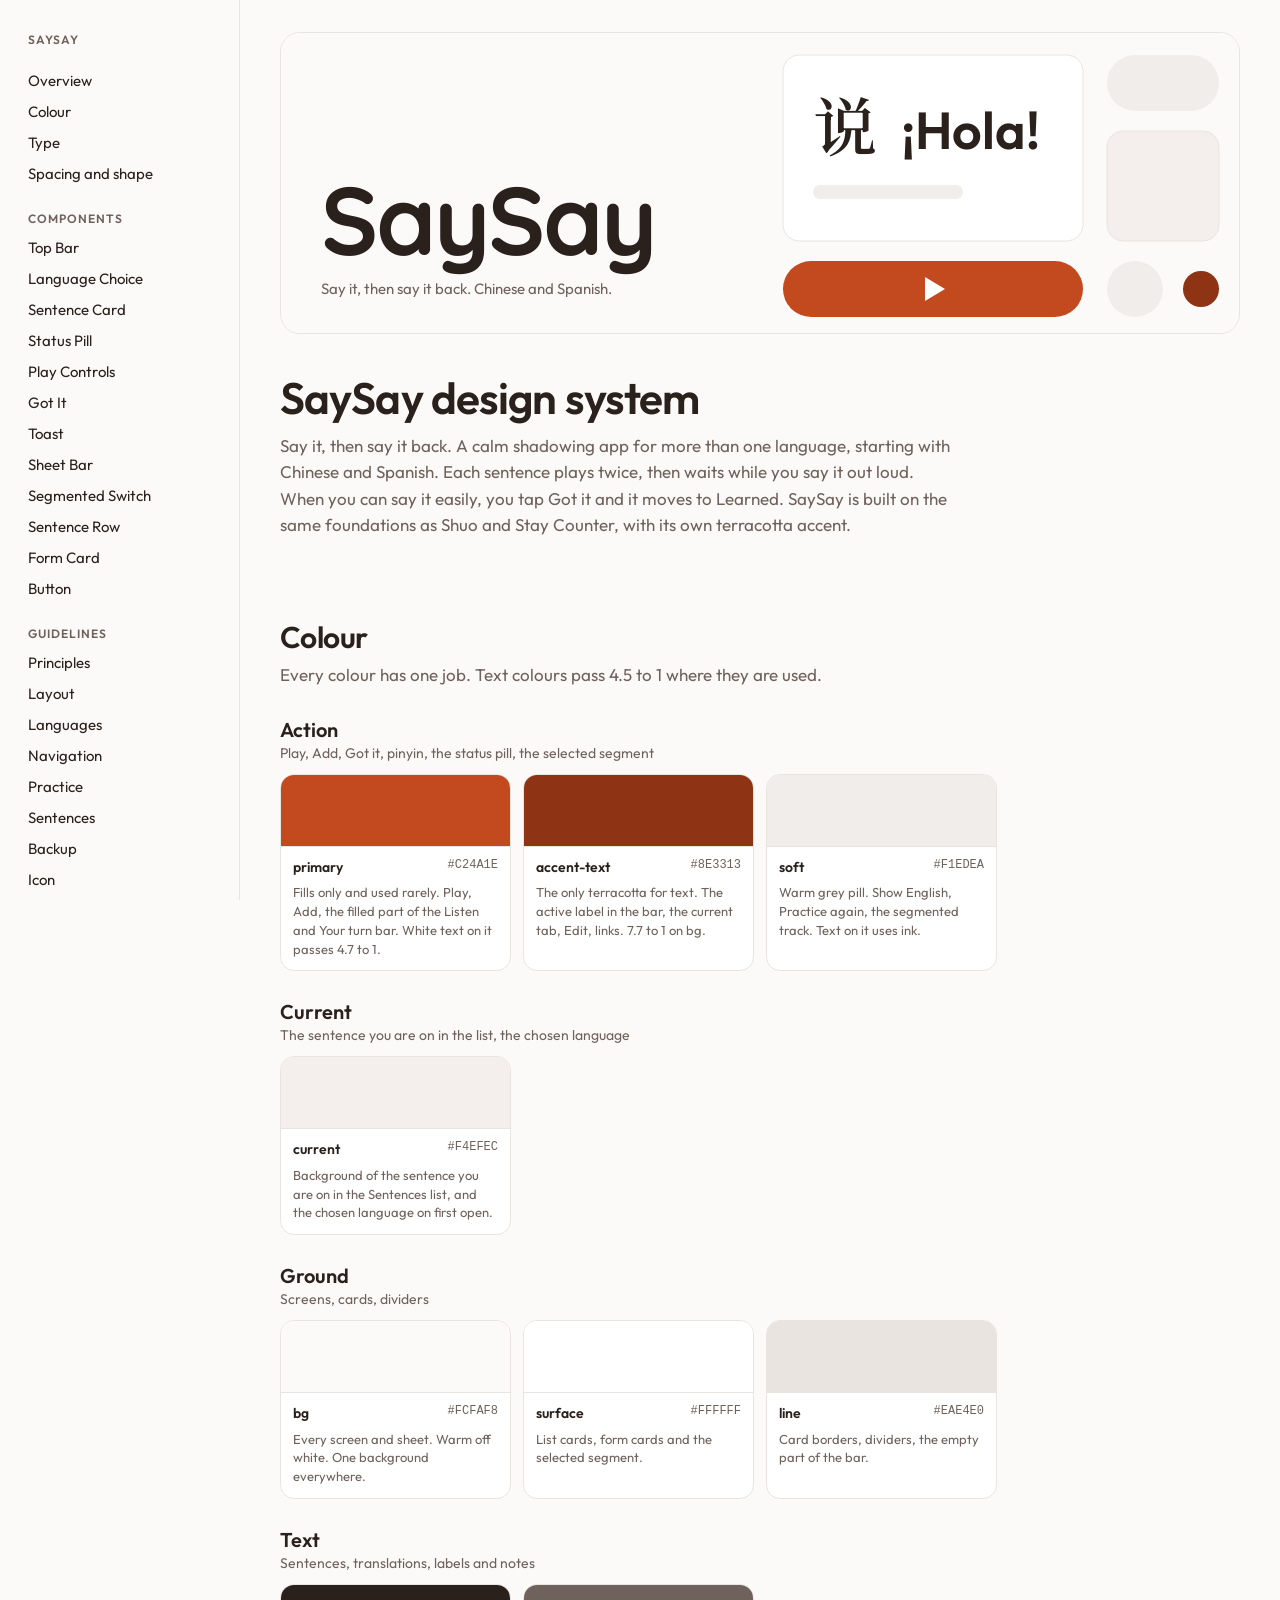
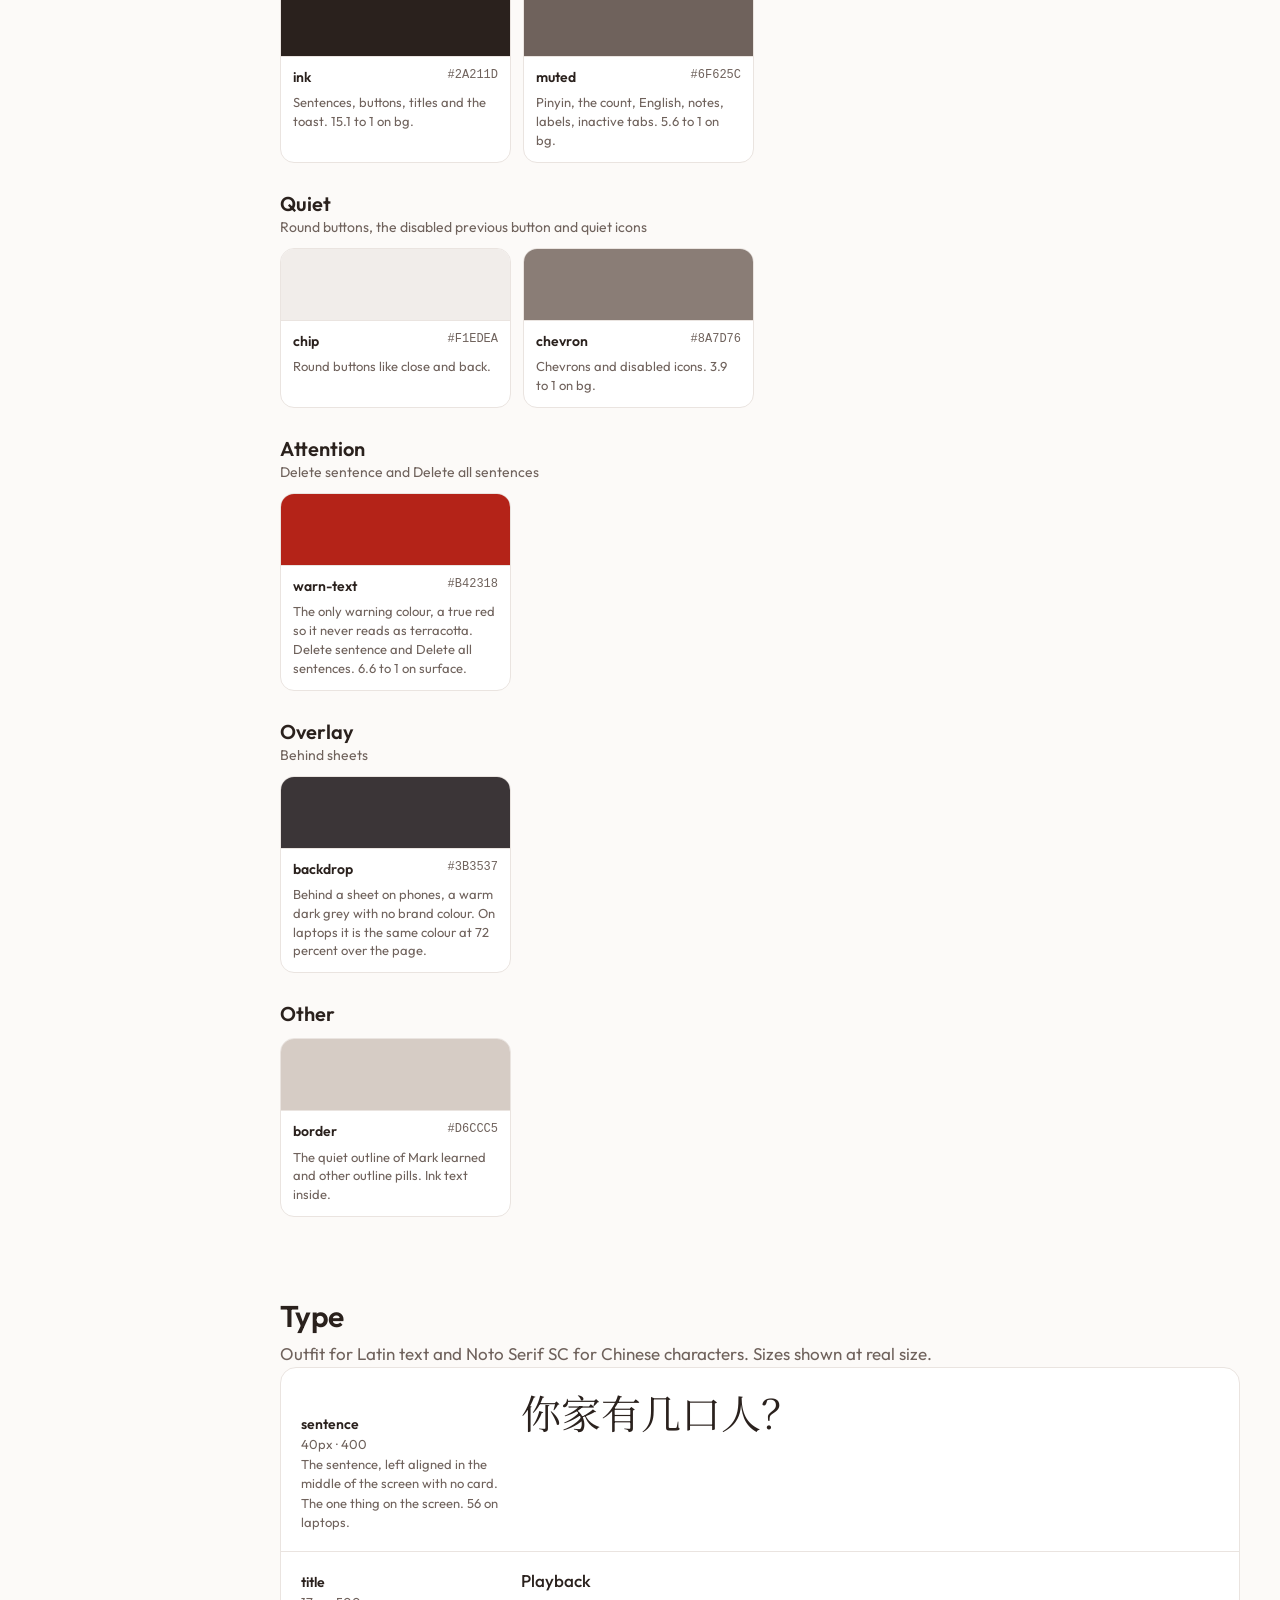
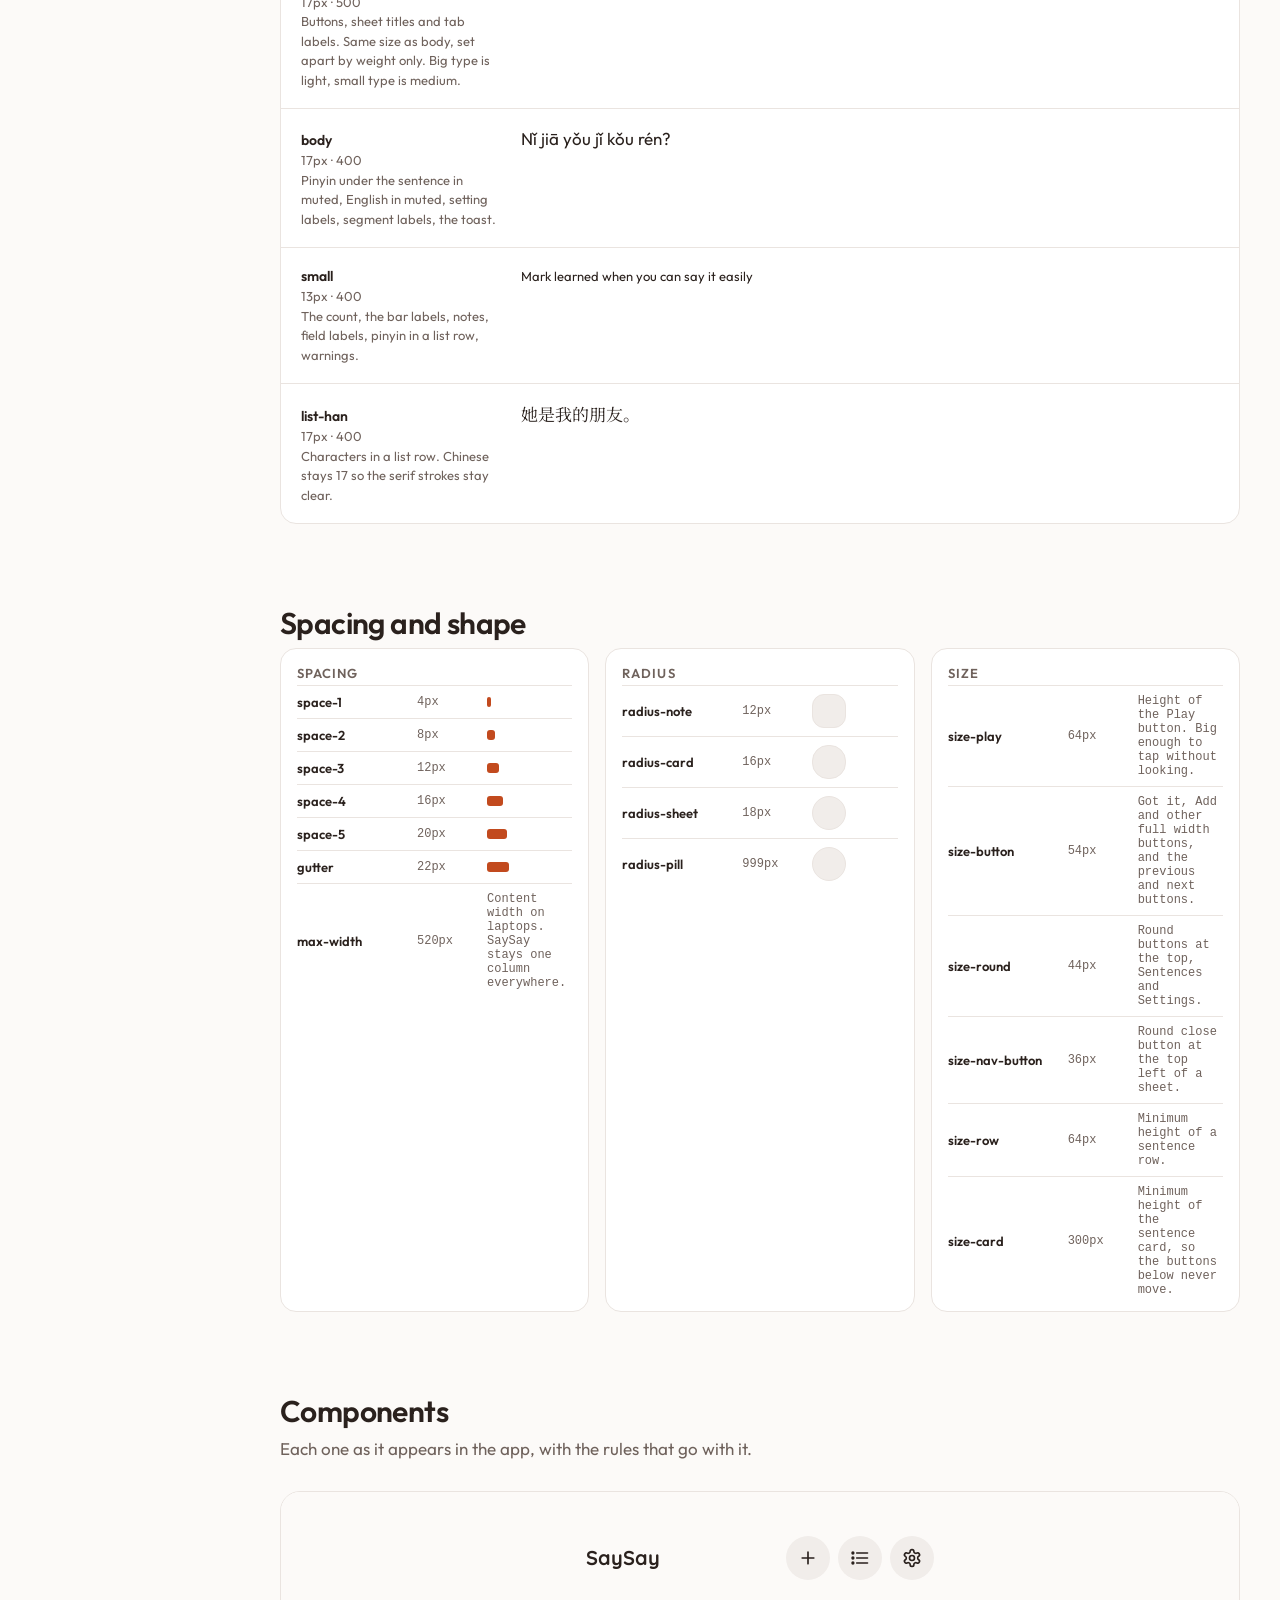
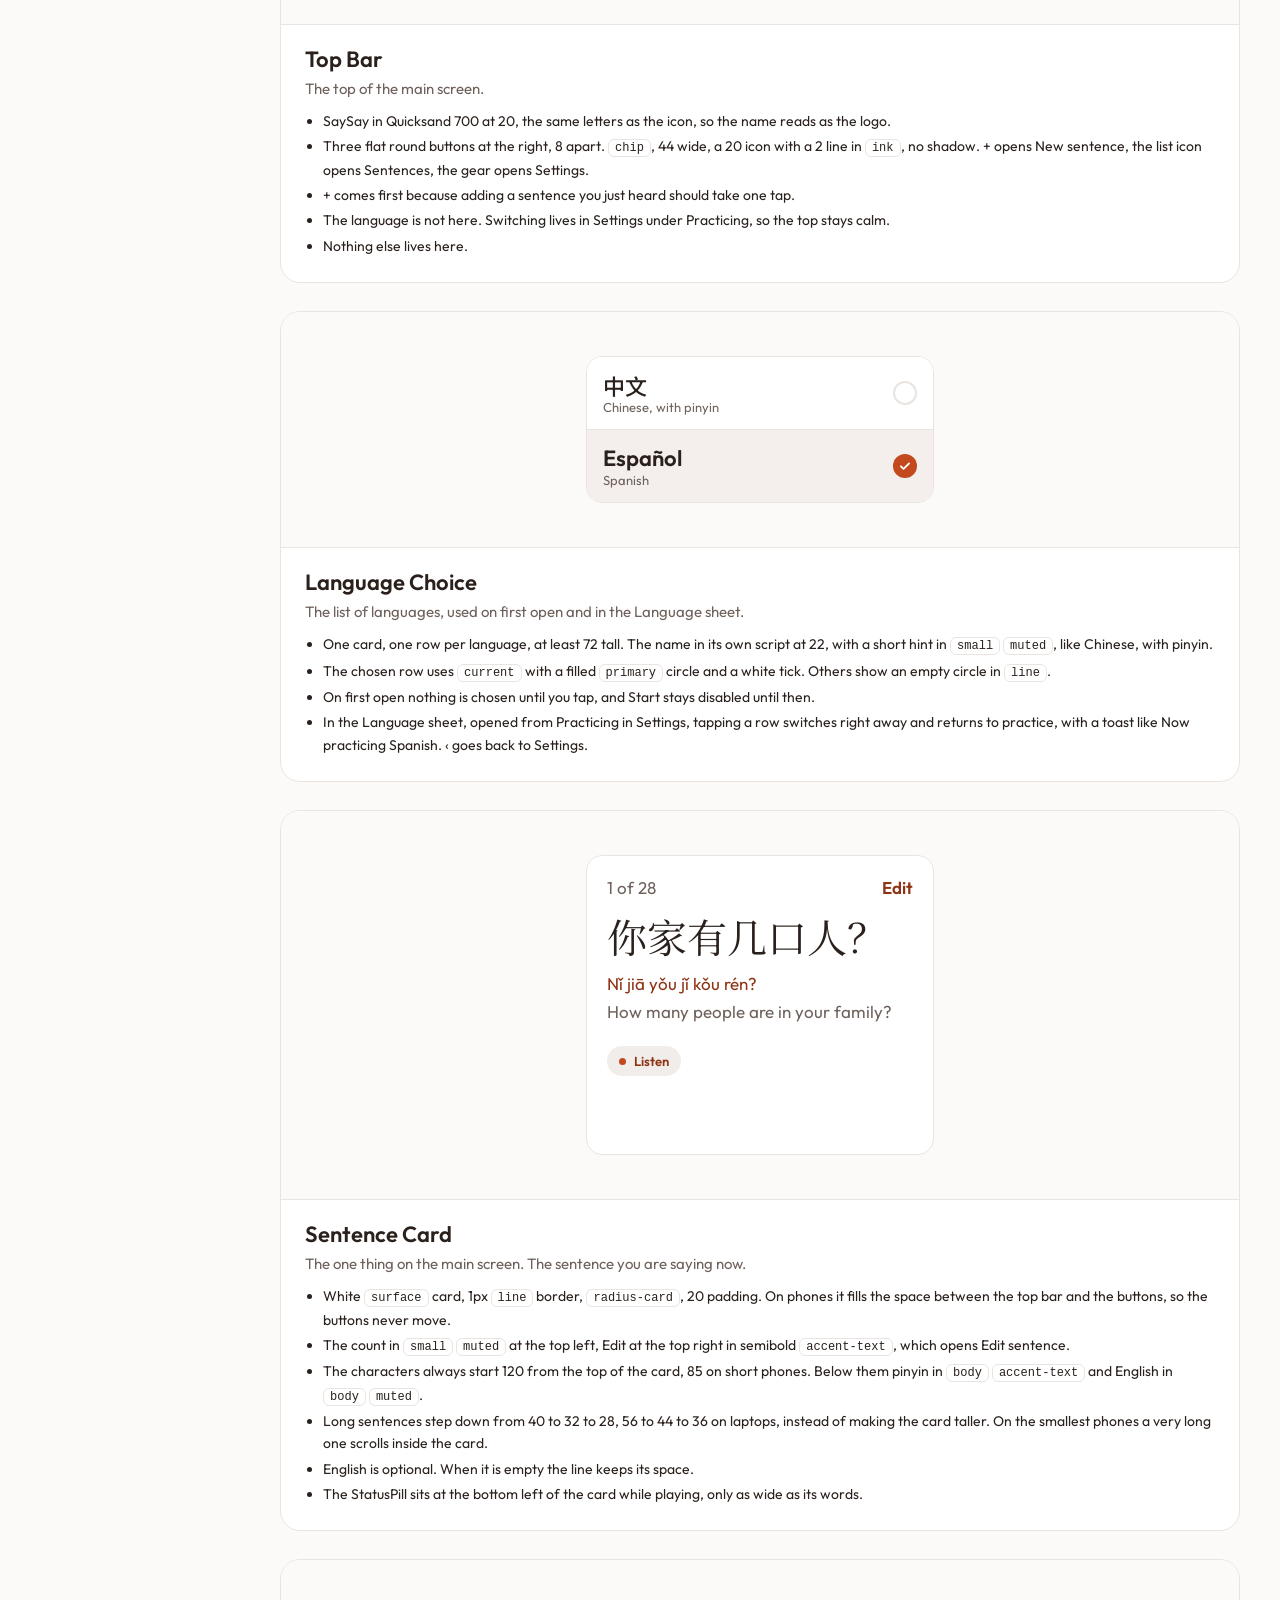
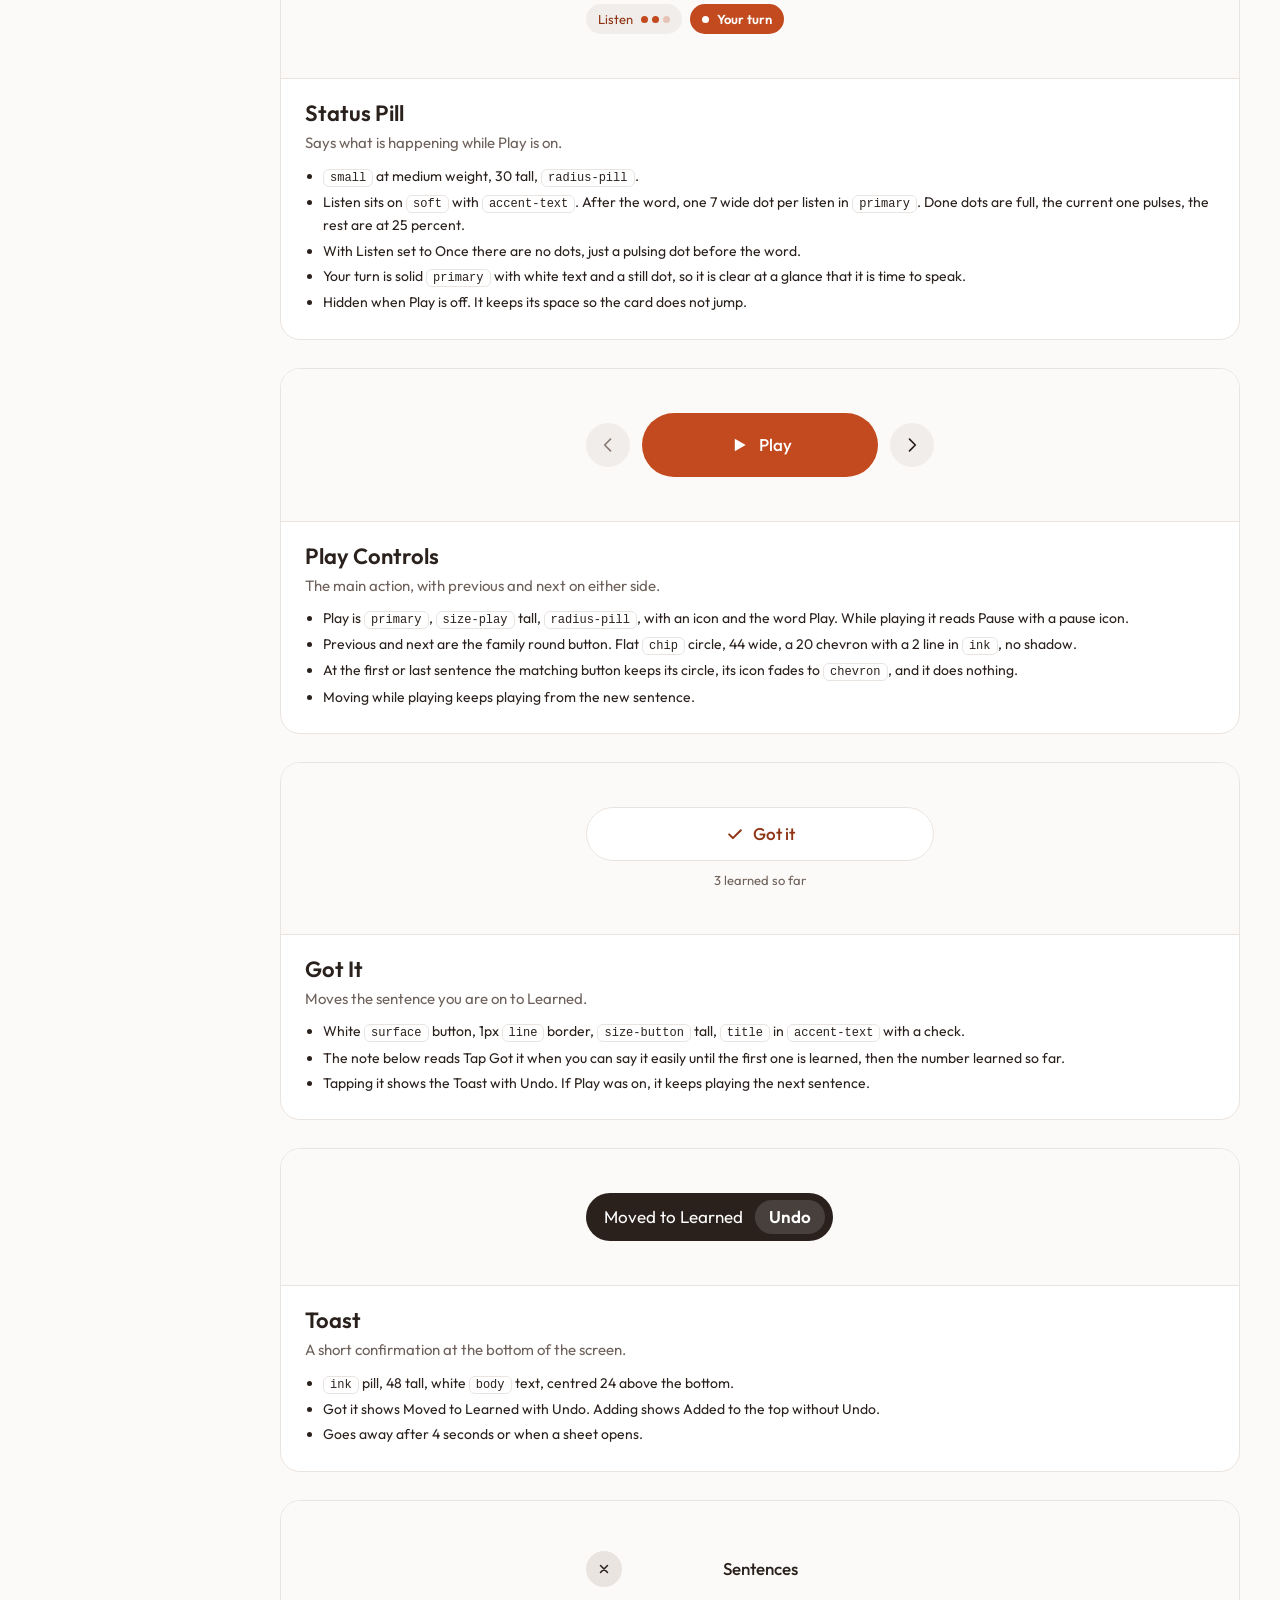
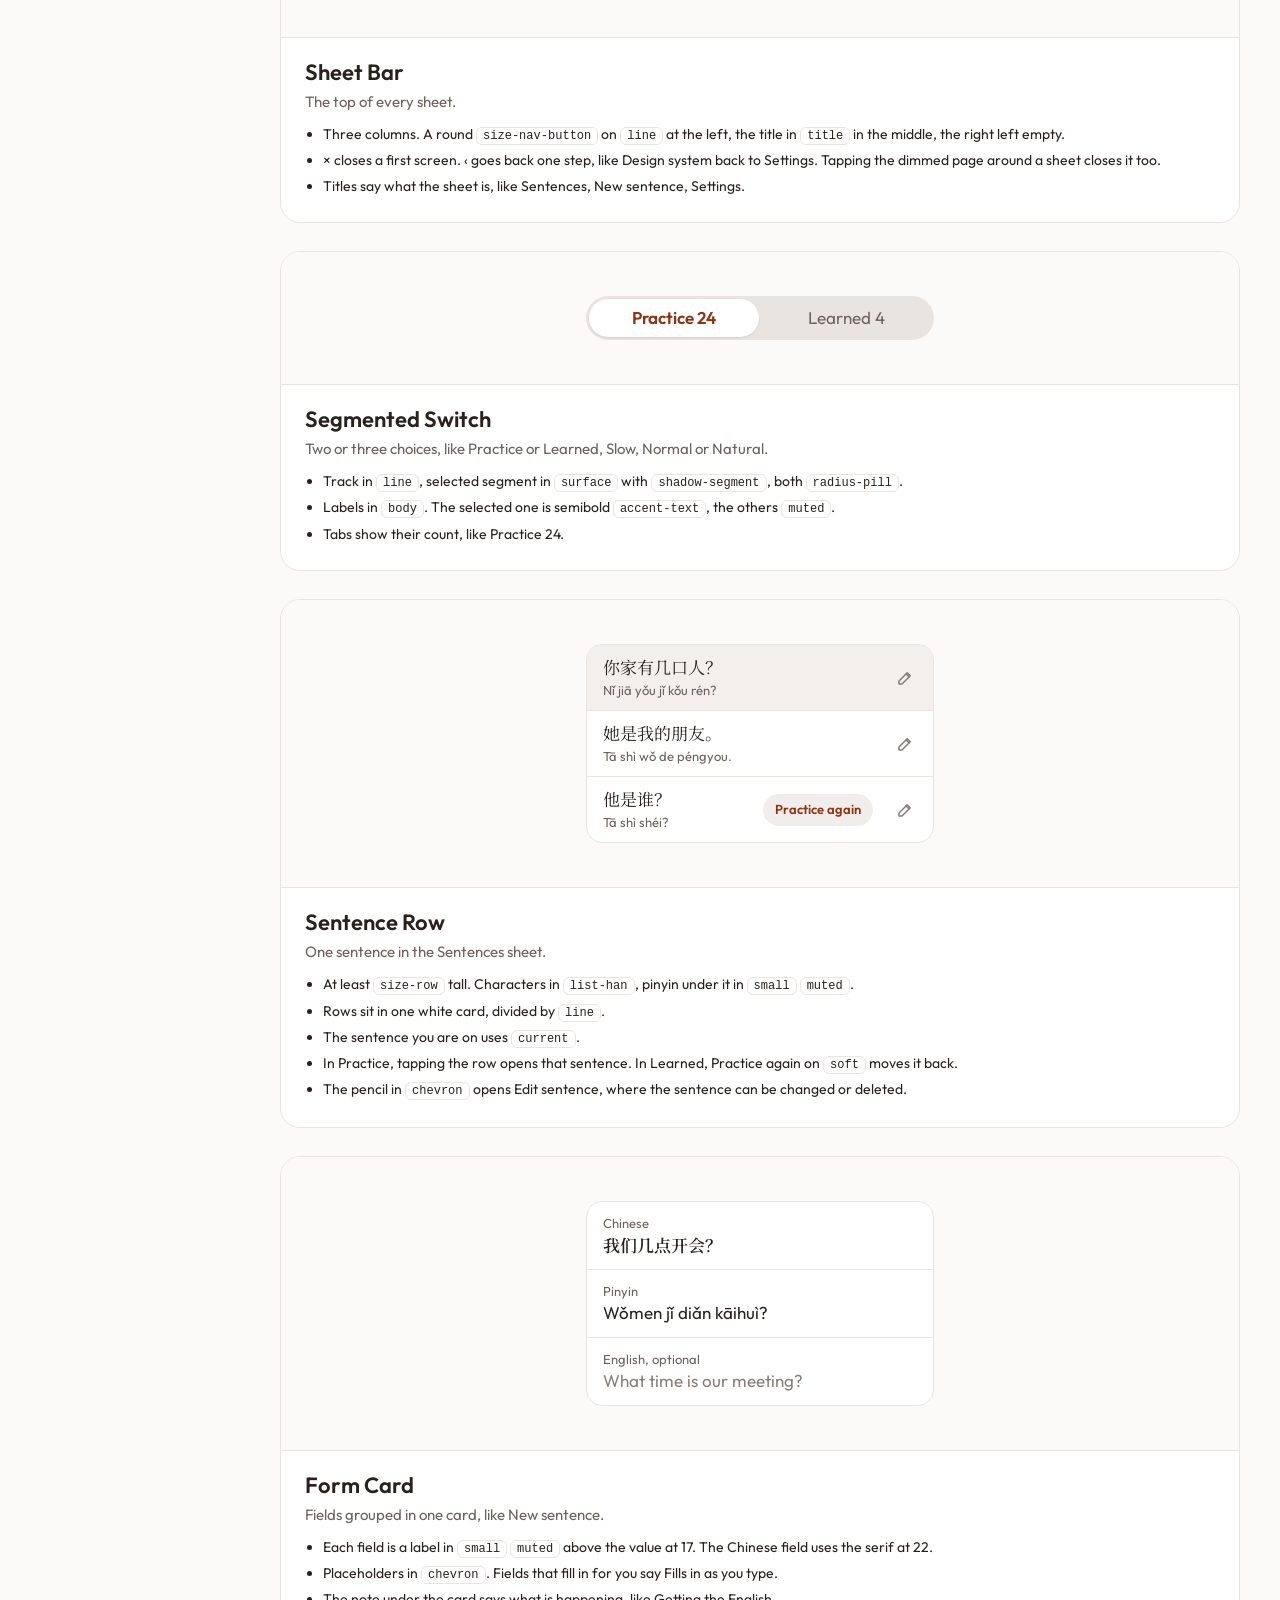
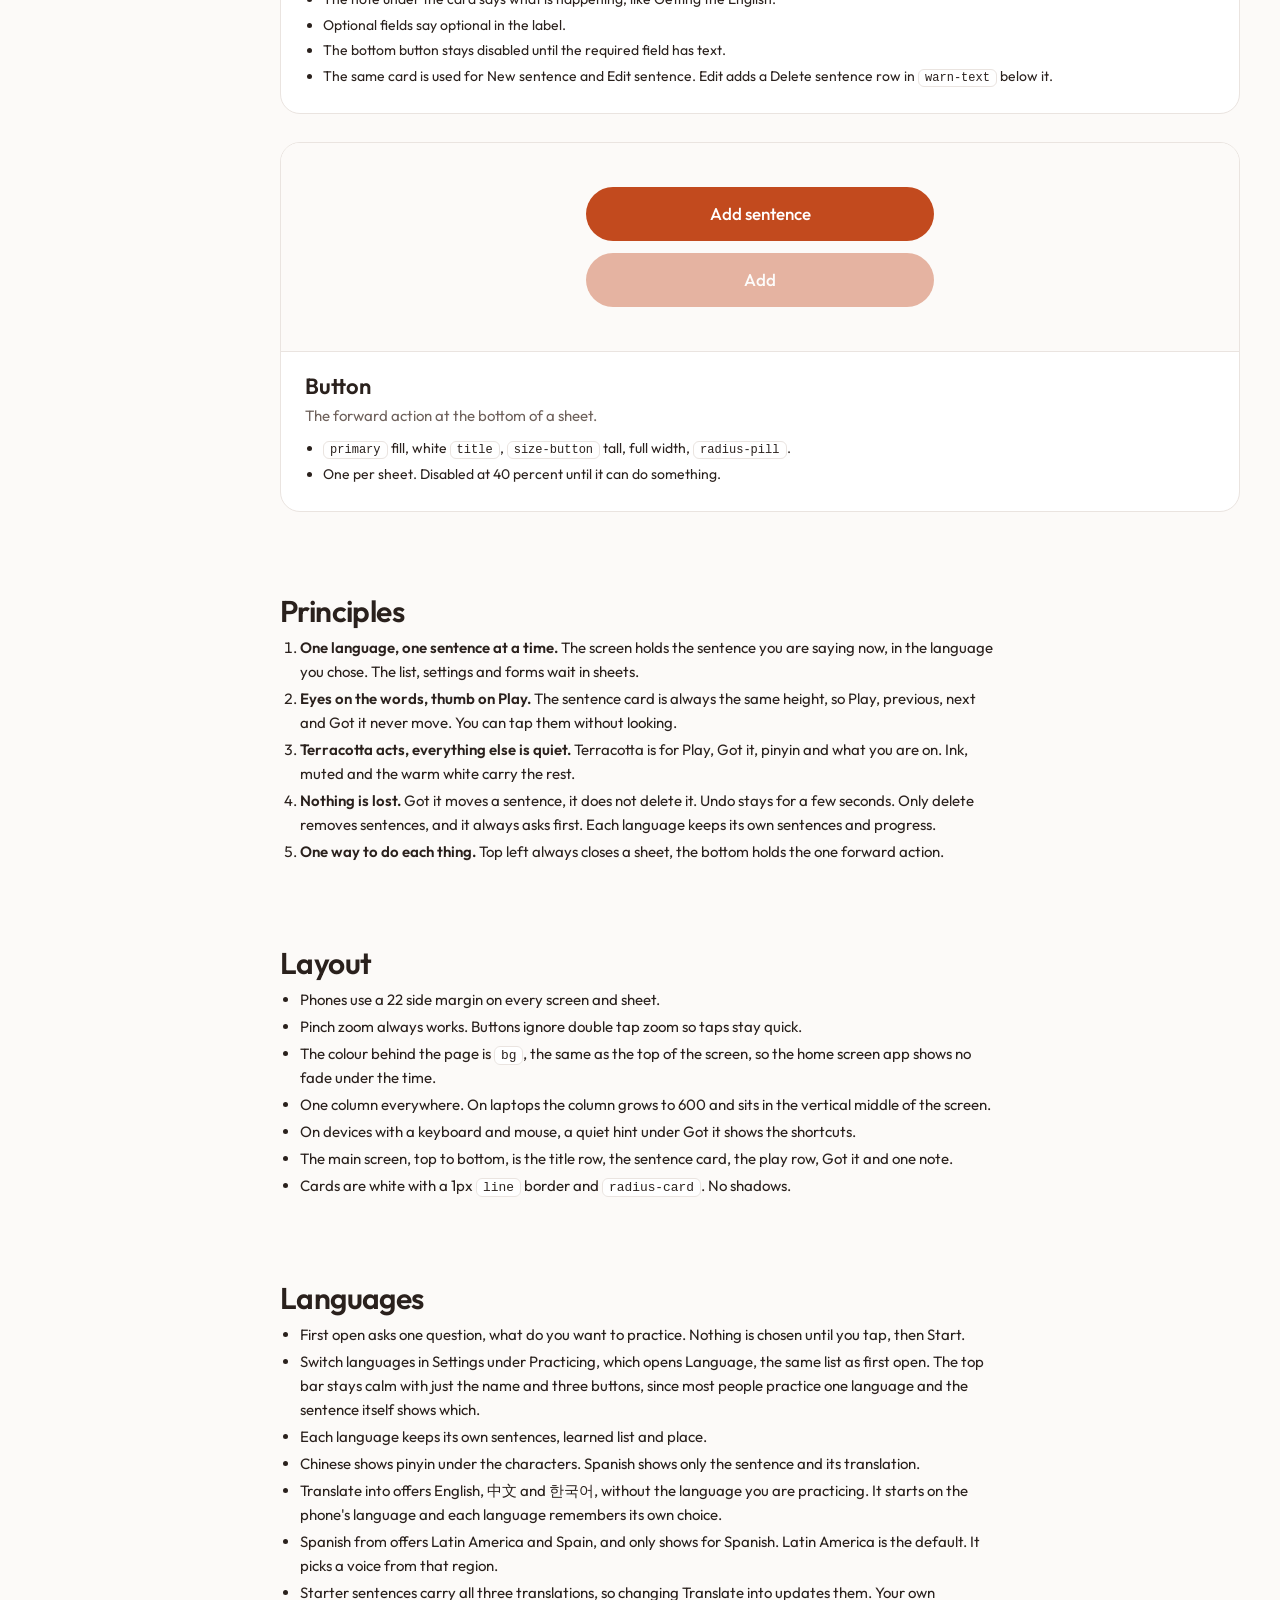
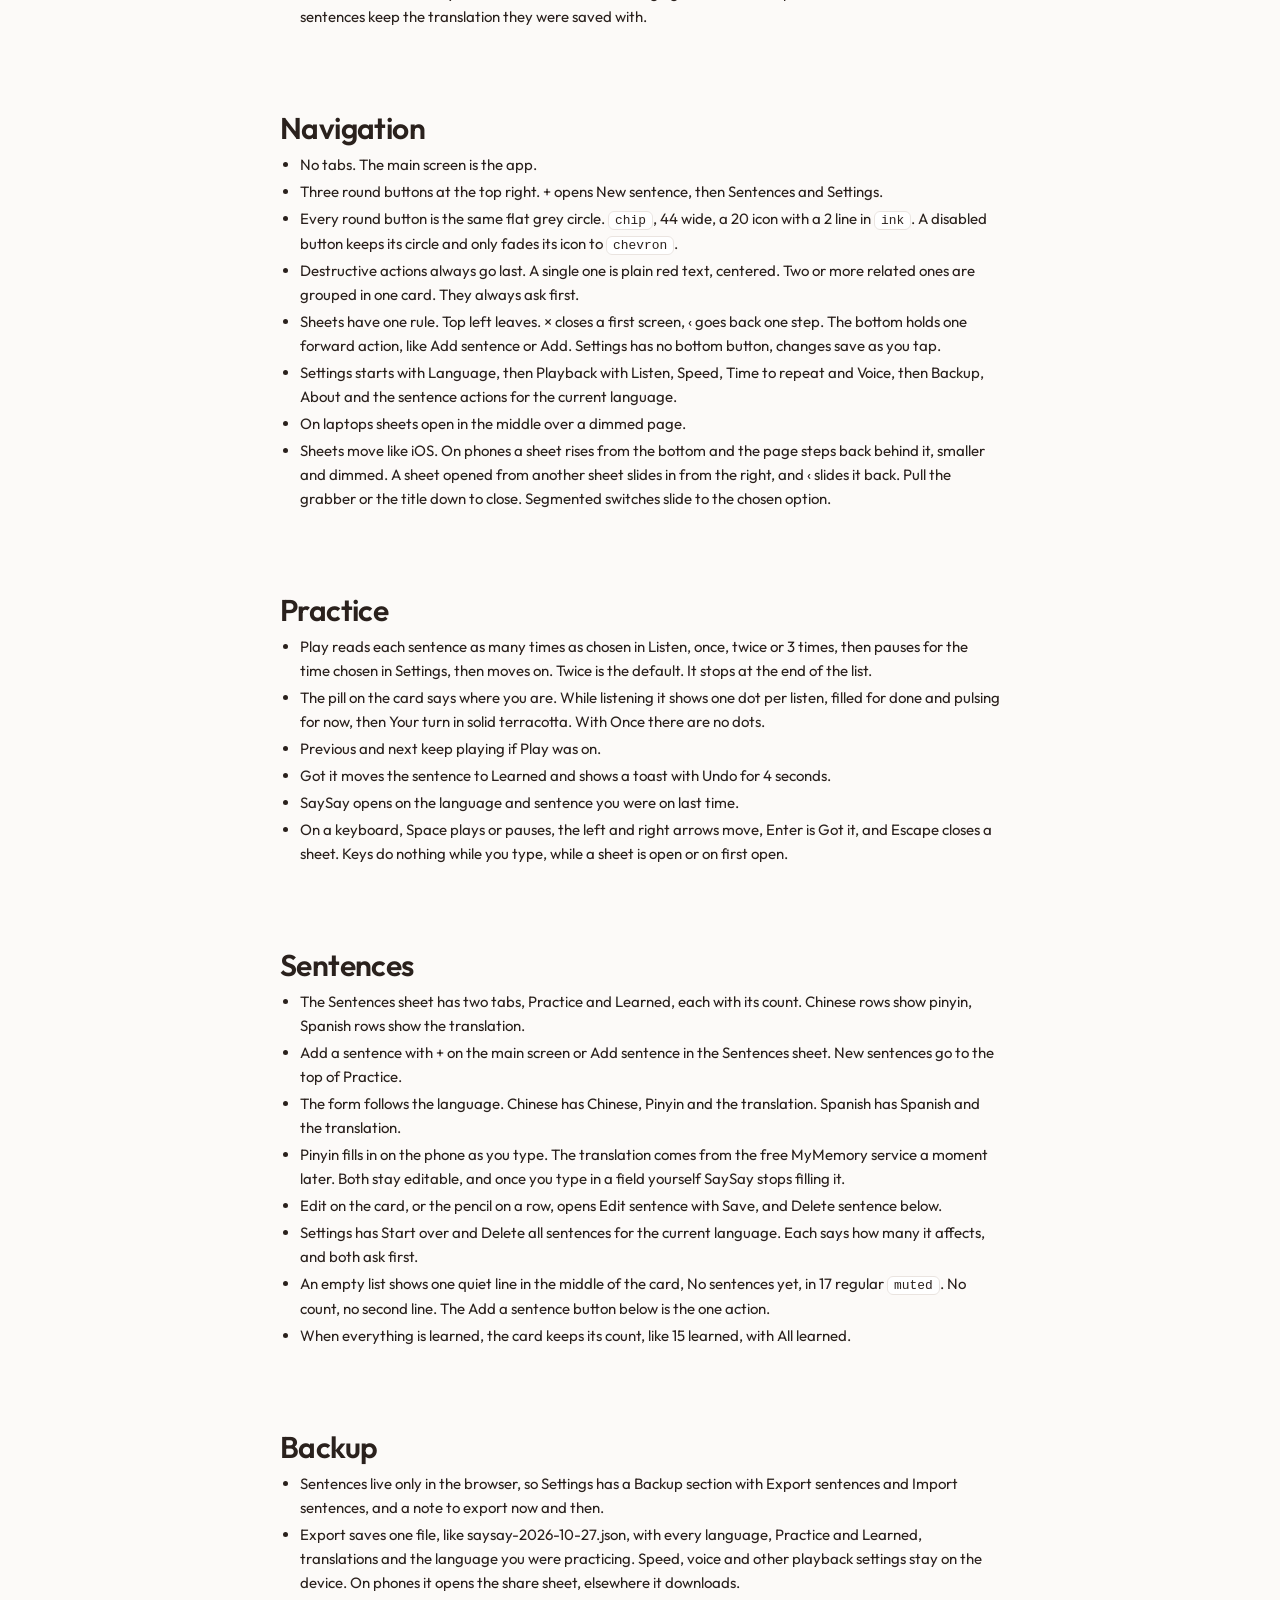
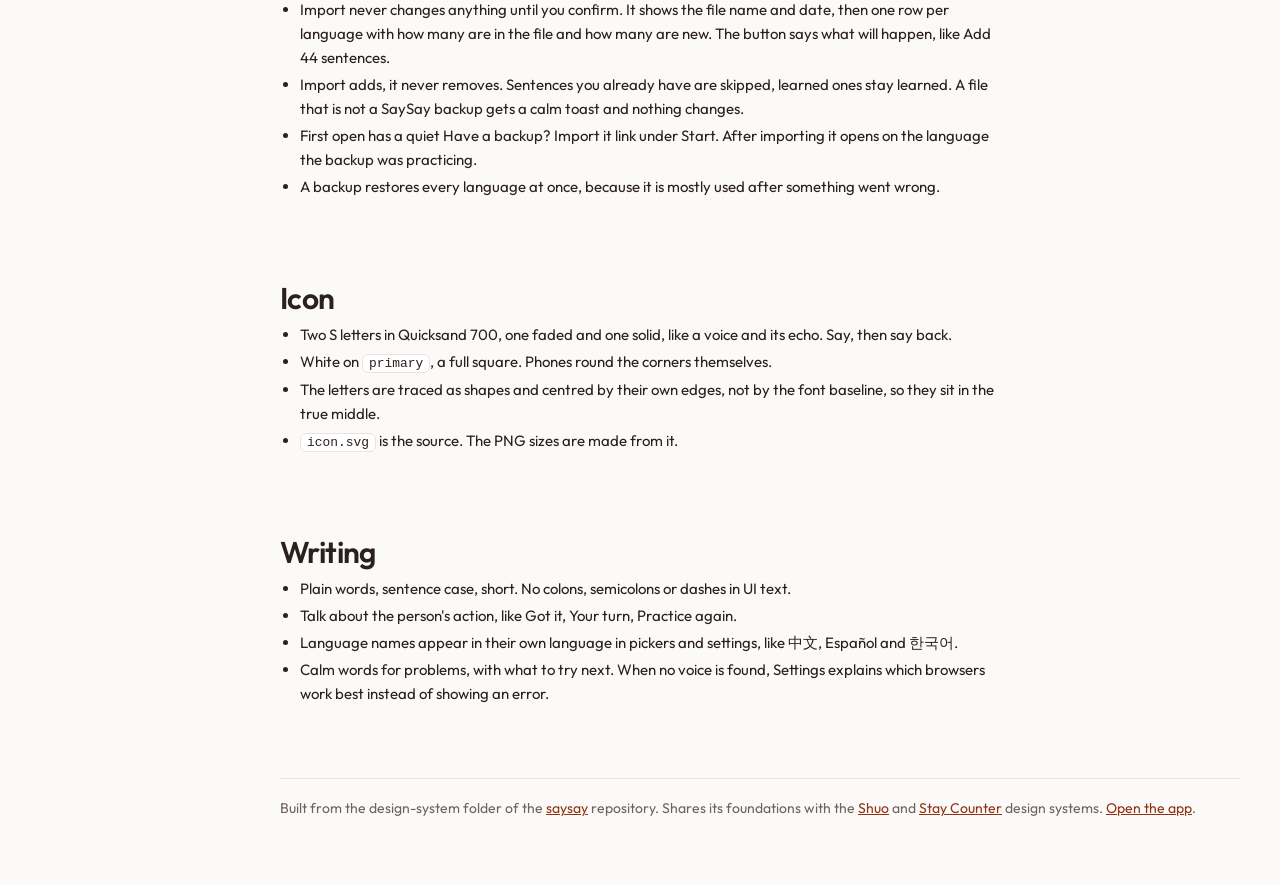
<file: design-system/index.html>
<!doctype html>
<html lang="en">
<head>
<meta charset="utf-8">
<meta name="viewport" content="width=device-width, initial-scale=1">
<title>SaySay design system</title>
<link rel="icon" type="image/svg+xml" href="../icon.svg">
<meta name="description" content="Colours, type, components and rules of SaySay, the shadowing app for Chinese and Spanish.">
<link rel="stylesheet" href="https://fonts.googleapis.com/css2?family=Outfit:wght@400;500;600&family=Quicksand:wght@700&family=Noto+Serif+SC:wght@600&family=Noto+Sans+SC:wght@500&display=swap">
<style>
:root {
  --primary: #C24A1E;
  --accent-text: #8E3313;
  --soft: #F1EDEA;
  --current: #F4EFEC;
  --bg: #FCFAF8;
  --surface: #FFFFFF;
  --ink: #2A211D;
  --muted: #6F625C;
  --line: #EAE4E0;
  --border: #D6CCC5;
  --chip: #F1EDEA;
  --chevron: #8A7D76;
  --warn-text: #B42318;
  --backdrop: #3B3537;
  --space-1: 4px;
  --space-2: 8px;
  --space-3: 12px;
  --space-4: 16px;
  --space-5: 20px;
  --gutter: 22px;
  --max-width: 520px;
  --radius-note: 12px;
  --radius-card: 16px;
  --radius-sheet: 18px;
  --radius-pill: 999px;
  --shadow-segment: 0 1px 2px rgba(30,27,46,0.1);
  --size-play: 64px;
  --size-button: 54px;
  --size-round: 44px;
  --size-nav-button: 36px;
  --size-row: 64px;
  --size-card: 300px;
  --font-sans: Outfit, -apple-system, system-ui, sans-serif;
  --font-han: "Noto Serif SC", "Songti SC", "PingFang SC", serif;
  --font-mark: Quicksand, Outfit, system-ui, sans-serif;
}
.sentence { font-family: var(--font-han); font-size: 40px; line-height: 52px; font-weight: 400; }
.title { font-family: var(--font-sans); font-size: 17px; line-height: 22px; font-weight: 500; }
.body { font-family: var(--font-sans); font-size: 17px; line-height: 24px; font-weight: 400; }
.small { font-family: var(--font-sans); font-size: 13px; line-height: 19px; font-weight: 400; }
.list-han { font-family: var(--font-han); font-size: 17px; line-height: 24px; font-weight: 400; }

* { box-sizing: border-box; }
html { scroll-behavior: smooth; scroll-padding-top: 24px; }
body { margin: 0; background: var(--bg); color: var(--ink); font-family: var(--font-sans); -webkit-font-smoothing: antialiased; }
.layout { display: grid; grid-template-columns: 240px minmax(0, 1fr); max-width: 1280px; margin: 0 auto; }
aside { position: sticky; top: 0; height: 100vh; overflow-y: auto; padding: 32px 20px 32px 28px; border-right: 1px solid var(--line); }
aside > .brand { font-size: 12px; font-weight: 600; letter-spacing: .08em; text-transform: uppercase; color: var(--muted); margin-bottom: 18px; }
aside a { display: block; padding: 6px 10px; margin: 0 -10px; border-radius: 8px; color: var(--ink); text-decoration: none; font-size: 15px; }
aside a:hover { background: var(--surface); }
aside .label { font-size: 12px; font-weight: 600; letter-spacing: .08em; text-transform: uppercase; color: var(--muted); margin: 22px 0 6px; }
main { padding: 32px 40px 96px; min-width: 0; }
.cover { border-radius: 20px; overflow: hidden; border: 1px solid var(--line); background: var(--bg); }
.cover > .cv { width: 100% !important; }
h1 { font-size: 44px; font-weight: 600; letter-spacing: -.02em; margin: 36px 0 8px; }
h2.sec { font-size: 30px; font-weight: 600; letter-spacing: -.02em; margin: 72px 0 6px; padding-top: 8px; }
h3 { font-size: 20px; font-weight: 600; margin: 32px 0 8px; }
.lead { font-size: 17px; line-height: 1.55; color: var(--muted); max-width: 680px; margin: 0; }
.prose { max-width: 720px; font-size: 15px; line-height: 1.6; }
.prose p { margin: 0 0 10px; } .prose ul, .prose ol { margin: 0 0 14px; padding-left: 20px; } .prose li { margin: 3px 0; }
.prose h3 { font-size: 17px; margin: 22px 0 6px; } .prose b { font-weight: 600; }
code { font-family: ui-monospace, SFMono-Regular, Menlo, monospace; font-size: .86em; background: var(--surface); border: 1px solid var(--line); border-radius: 6px; padding: 1px 6px; }
.table { overflow-x: auto; margin: 6px 0 16px; border: 1px solid var(--line); border-radius: 14px; background: var(--surface); }
table { border-collapse: collapse; width: 100%; font-size: 14px; }
th, td { text-align: left; padding: 10px 14px; border-bottom: 1px solid var(--line); vertical-align: top; }
th { font-size: 12px; font-weight: 600; letter-spacing: .06em; text-transform: uppercase; color: var(--muted); }
tr:last-child td { border-bottom: 0; }
.group { margin-top: 28px; } .group h3 { margin: 0 0 2px; } .group .use { color: var(--muted); font-size: 14px; margin: 0 0 12px; }
.swatches { display: grid; grid-template-columns: repeat(auto-fill, minmax(200px, 1fr)); gap: 12px; }
.sw { background: var(--surface); border: 1px solid var(--line); border-radius: 14px; overflow: hidden; }
.sw .chip { height: 72px; border-bottom: 1px solid var(--line); }
.sw .meta { padding: 10px 12px 12px; font-size: 13px; line-height: 1.45; }
.sw .meta b { font-size: 14px; font-weight: 600; } .sw .meta span { color: var(--muted); float: right; font-family: ui-monospace, Menlo, monospace; font-size: 12px; }
.sw .meta p { color: var(--muted); margin: 6px 0 0; }
.specimens { background: var(--surface); border: 1px solid var(--line); border-radius: 16px; }
.spec { display: grid; grid-template-columns: 200px minmax(0, 1fr); gap: 20px; padding: 18px 20px; border-bottom: 1px solid var(--line); align-items: baseline; }
.spec:last-child { border-bottom: 0; }
.spec .info { font-size: 13px; color: var(--muted); line-height: 1.5; } .spec .info b { color: var(--ink); font-weight: 600; font-size: 14px; display: block; }
.spec .sample { min-width: 0; overflow-wrap: anywhere; }
.scales { display: grid; grid-template-columns: repeat(auto-fill, minmax(280px, 1fr)); gap: 16px; }
.scale { background: var(--surface); border: 1px solid var(--line); border-radius: 16px; padding: 6px 16px; }
.scale h3 { font-size: 13px; letter-spacing: .08em; text-transform: uppercase; color: var(--muted); margin: 10px 0 4px; }
.step { display: grid; grid-template-columns: 110px 60px minmax(0, 1fr); gap: 10px; align-items: center; padding: 8px 0; border-top: 1px solid var(--line); font-size: 13px; }
.step b { font-weight: 600; } .step .v { color: var(--muted); font-family: ui-monospace, Menlo, monospace; font-size: 12px; }
.bar { height: 10px; background: var(--primary); border-radius: 3px; } .box { width: 34px; height: 34px; background: var(--soft); border: 1px solid var(--line); }
.comp { margin-top: 28px; background: var(--surface); border: 1px solid var(--line); border-radius: 20px; overflow: hidden; }
.comp .stage { background: var(--bg); padding: 28px; border-bottom: 1px solid var(--line); overflow-x: auto; display: flex; justify-content: center; }
.comp .guide { padding: 20px 24px 22px; }
.comp .guide h3 { margin: 0 0 4px; font-size: 22px; } .comp .guide .lead { font-size: 15px; margin-bottom: 10px; }
.comp .guide ul { margin: 0; padding-left: 18px; font-size: 14px; line-height: 1.6; color: var(--ink); } .comp .guide li { margin: 3px 0; }
footer { margin-top: 72px; padding-top: 20px; border-top: 1px solid var(--line); font-size: 14px; color: var(--muted); }
footer a, .prose a { color: var(--accent-text); }
@media (max-width: 860px) {
  .layout { display: block; }
  aside { position: sticky; z-index: 5; height: auto; display: flex; gap: 6px; overflow-x: auto; padding: 10px 16px; background: var(--bg); border-right: 0; border-bottom: 1px solid var(--line); white-space: nowrap; }
  aside > .brand, aside .label { display: none; }
  aside a { margin: 0; padding: 6px 12px; border-radius: 999px; background: var(--surface); border: 1px solid var(--line); font-size: 14px; }
  main { padding: 20px 16px 72px; }
  h1 { font-size: 34px; } h2.sec { font-size: 26px; margin-top: 56px; }
  .spec { grid-template-columns: 1fr; gap: 6px; }
  .comp .stage { padding: 16px; justify-content: flex-start; }
  .cover .cv { height: 220px !important; } .cover .cv svg { display: none; } .cover .nm { font-size: 64px !important; } .cover .txt { left: 20px !important; bottom: 22px !important; }
}
</style>
</head>
<body>
<div class="layout">
<aside>
  <div class="brand">SaySay</div>
  <a href="#overview">Overview</a><a href="#colour">Colour</a><a href="#type">Type</a><a href="#scale">Spacing and shape</a>
  <div class="label">Components</div>
  <a href="#topbar">Top Bar</a><a href="#languagechoice">Language Choice</a><a href="#sentencecard">Sentence Card</a><a href="#statuspill">Status Pill</a><a href="#playcontrols">Play Controls</a><a href="#gotit">Got It</a><a href="#toast">Toast</a><a href="#sheetbar">Sheet Bar</a><a href="#segmentedswitch">Segmented Switch</a><a href="#sentencerow">Sentence Row</a><a href="#formcard">Form Card</a><a href="#button">Button</a>
  <div class="label">Guidelines</div>
  <a href="#principles">Principles</a><a href="#layout">Layout</a><a href="#languages">Languages</a><a href="#navigation">Navigation</a><a href="#practice">Practice</a><a href="#sentences">Sentences</a><a href="#backup">Backup</a><a href="#icon">Icon</a><a href="#writing">Writing</a>
</aside>
<main>
  <div class="cover" id="overview">

<style>
.cv{position:relative;width:960px;height:300px;background:var(--bg);overflow:hidden;font-family:var(--font-sans)}
.cv svg{position:absolute;left:480px;top:0}
.txt{position:absolute;left:40px;bottom:34px;max-width:440px}
.nm{font-family:var(--font-mark);font-size:96px;line-height:.95;font-weight:700;letter-spacing:-0.02em;color:var(--ink);margin:0}
.nm span{font-family:var(--font-mark);font-weight:500;font-size:56px;letter-spacing:0;color:var(--accent-text);margin-left:14px}
.tg{font-size:15px;line-height:20px;color:var(--muted);margin:14px 0 0}
</style>
<div class="cv">
<svg width="480" height="300" viewBox="0 0 480 300" aria-hidden="true">
<!-- one white sentence card with a big character, and the play pill below it, like the main screen -->
<rect x="22" y="22" width="300" height="186" rx="16" fill="var(--surface)" stroke="var(--line)"/>
<text x="52" y="118" font-size="64" font-family="Noto Serif SC, Songti SC, serif" font-weight="600" fill="var(--ink)">说</text><text x="140" y="116" font-size="52" font-family="Outfit, sans-serif" font-weight="600" fill="var(--ink)">¡Hola!</text>
<rect x="52" y="152" width="150" height="14" rx="7" fill="var(--soft)"/>
<rect x="22" y="228" width="300" height="56" rx="28" fill="var(--primary)"/>
<path d="M164 244v24l20-12z" fill="#fff"/>
<circle cx="374" cy="256" r="28" fill="var(--chip)"/>
<rect x="346" y="22" width="112" height="56" rx="28" fill="var(--soft)"/>
<rect x="346" y="98" width="112" height="110" rx="16" fill="var(--current)" stroke="var(--line)"/>
<circle cx="440" cy="256" r="18" fill="var(--accent-text)"/>
</svg>
<div class="txt"><p class="nm">SaySay</p><p class="tg">Say it, then say it back. Chinese and Spanish.</p></div>
</div>
</div>
  <h1>SaySay design system</h1>
  <div class="prose"><p class="lead">Say it, then say it back. A calm shadowing app for more than one language, starting with Chinese and Spanish. Each sentence plays twice, then waits while you say it out loud. When you can say it easily, you tap Got it and it moves to Learned. SaySay is built on the same foundations as Shuo and Stay Counter, with its own terracotta accent.</p></div>

  <h2 class="sec" id="colour">Colour</h2>
  <p class="lead">Every colour has one job. Text colours pass 4.5 to 1 where they are used.</p>
  <div class="group"><h3>Action</h3><p class="use">Play, Add, Got it, pinyin, the status pill, the selected segment</p><div class="swatches"><div class="sw"><div class="chip" style="background:#C24A1E"></div><div class="meta"><b>primary</b><span>#C24A1E</span><p>Fills only and used rarely. Play, Add, the filled part of the Listen and Your turn bar. White text on it passes 4.7 to 1.</p></div></div><div class="sw"><div class="chip" style="background:#8E3313"></div><div class="meta"><b>accent-text</b><span>#8E3313</span><p>The only terracotta for text. The active label in the bar, the current tab, Edit, links. 7.7 to 1 on bg.</p></div></div><div class="sw"><div class="chip" style="background:#F1EDEA"></div><div class="meta"><b>soft</b><span>#F1EDEA</span><p>Warm grey pill. Show English, Practice again, the segmented track. Text on it uses ink.</p></div></div></div></div><div class="group"><h3>Current</h3><p class="use">The sentence you are on in the list, the chosen language</p><div class="swatches"><div class="sw"><div class="chip" style="background:#F4EFEC"></div><div class="meta"><b>current</b><span>#F4EFEC</span><p>Background of the sentence you are on in the Sentences list, and the chosen language on first open.</p></div></div></div></div><div class="group"><h3>Ground</h3><p class="use">Screens, cards, dividers</p><div class="swatches"><div class="sw"><div class="chip" style="background:#FCFAF8"></div><div class="meta"><b>bg</b><span>#FCFAF8</span><p>Every screen and sheet. Warm off white. One background everywhere.</p></div></div><div class="sw"><div class="chip" style="background:#FFFFFF"></div><div class="meta"><b>surface</b><span>#FFFFFF</span><p>List cards, form cards and the selected segment.</p></div></div><div class="sw"><div class="chip" style="background:#EAE4E0"></div><div class="meta"><b>line</b><span>#EAE4E0</span><p>Card borders, dividers, the empty part of the bar.</p></div></div></div></div><div class="group"><h3>Text</h3><p class="use">Sentences, translations, labels and notes</p><div class="swatches"><div class="sw"><div class="chip" style="background:#2A211D"></div><div class="meta"><b>ink</b><span>#2A211D</span><p>Sentences, buttons, titles and the toast. 15.1 to 1 on bg.</p></div></div><div class="sw"><div class="chip" style="background:#6F625C"></div><div class="meta"><b>muted</b><span>#6F625C</span><p>Pinyin, the count, English, notes, labels, inactive tabs. 5.6 to 1 on bg.</p></div></div></div></div><div class="group"><h3>Quiet</h3><p class="use">Round buttons, the disabled previous button and quiet icons</p><div class="swatches"><div class="sw"><div class="chip" style="background:#F1EDEA"></div><div class="meta"><b>chip</b><span>#F1EDEA</span><p>Round buttons like close and back.</p></div></div><div class="sw"><div class="chip" style="background:#8A7D76"></div><div class="meta"><b>chevron</b><span>#8A7D76</span><p>Chevrons and disabled icons. 3.9 to 1 on bg.</p></div></div></div></div><div class="group"><h3>Attention</h3><p class="use">Delete sentence and Delete all sentences</p><div class="swatches"><div class="sw"><div class="chip" style="background:#B42318"></div><div class="meta"><b>warn-text</b><span>#B42318</span><p>The only warning colour, a true red so it never reads as terracotta. Delete sentence and Delete all sentences. 6.6 to 1 on surface.</p></div></div></div></div><div class="group"><h3>Overlay</h3><p class="use">Behind sheets</p><div class="swatches"><div class="sw"><div class="chip" style="background:#3B3537"></div><div class="meta"><b>backdrop</b><span>#3B3537</span><p>Behind a sheet on phones, a warm dark grey with no brand colour. On laptops it is the same colour at 72 percent over the page.</p></div></div></div></div><div class="group"><h3>Other</h3><p class="use"></p><div class="swatches"><div class="sw"><div class="chip" style="background:#D6CCC5"></div><div class="meta"><b>border</b><span>#D6CCC5</span><p>The quiet outline of Mark learned and other outline pills. Ink text inside.</p></div></div></div></div>

  <h2 class="sec" id="type">Type</h2>
  <p class="lead">Outfit for Latin text and Noto Serif SC for Chinese characters. Sizes shown at real size.</p>
  <div class="specimens"><div class="spec"><div class="info"><b>sentence</b>40px · 400<br>The sentence, left aligned in the middle of the screen with no card. The one thing on the screen. 56 on laptops.</div><div class="sample sentence">你家有几口人？</div></div><div class="spec"><div class="info"><b>title</b>17px · 500<br>Buttons, sheet titles and tab labels. Same size as body, set apart by weight only. Big type is light, small type is medium.</div><div class="sample title">Playback</div></div><div class="spec"><div class="info"><b>body</b>17px · 400<br>Pinyin under the sentence in muted, English in muted, setting labels, segment labels, the toast.</div><div class="sample body">Nǐ jiā yǒu jǐ kǒu rén?</div></div><div class="spec"><div class="info"><b>small</b>13px · 400<br>The count, the bar labels, notes, field labels, pinyin in a list row, warnings.</div><div class="sample small">Mark learned when you can say it easily</div></div><div class="spec"><div class="info"><b>list-han</b>17px · 400<br>Characters in a list row. Chinese stays 17 so the serif strokes stay clear.</div><div class="sample list-han">她是我的朋友。</div></div></div>

  <h2 class="sec" id="scale">Spacing and shape</h2>
  <div class="scales">
    <div class="scale"><h3>Spacing</h3><div class="step"><b>space-1</b><span class="v">4px</span><div class="bar" style="width:4px"></div></div><div class="step"><b>space-2</b><span class="v">8px</span><div class="bar" style="width:8px"></div></div><div class="step"><b>space-3</b><span class="v">12px</span><div class="bar" style="width:12px"></div></div><div class="step"><b>space-4</b><span class="v">16px</span><div class="bar" style="width:16px"></div></div><div class="step"><b>space-5</b><span class="v">20px</span><div class="bar" style="width:20px"></div></div><div class="step"><b>gutter</b><span class="v">22px</span><div class="bar" style="width:22px"></div></div><div class="step"><b>max-width</b><span class="v">520px</span><span class="v">Content width on laptops. SaySay stays one column everywhere.</span></div></div>
    <div class="scale"><h3>Radius</h3><div class="step"><b>radius-note</b><span class="v">12px</span><div class="box" style="border-radius:12px"></div></div><div class="step"><b>radius-card</b><span class="v">16px</span><div class="box" style="border-radius:16px"></div></div><div class="step"><b>radius-sheet</b><span class="v">18px</span><div class="box" style="border-radius:18px"></div></div><div class="step"><b>radius-pill</b><span class="v">999px</span><div class="box" style="border-radius:999px"></div></div></div>
    <div class="scale"><h3>Size</h3><div class="step"><b>size-play</b><span class="v">64px</span><span class="v">Height of the Play button. Big enough to tap without looking.</span></div><div class="step"><b>size-button</b><span class="v">54px</span><span class="v">Got it, Add and other full width buttons, and the previous and next buttons.</span></div><div class="step"><b>size-round</b><span class="v">44px</span><span class="v">Round buttons at the top, Sentences and Settings.</span></div><div class="step"><b>size-nav-button</b><span class="v">36px</span><span class="v">Round close button at the top left of a sheet.</span></div><div class="step"><b>size-row</b><span class="v">64px</span><span class="v">Minimum height of a sentence row.</span></div><div class="step"><b>size-card</b><span class="v">300px</span><span class="v">Minimum height of the sentence card, so the buttons below never move.</span></div></div>
  </div>

  <h2 class="sec" id="components">Components</h2>
  <p class="lead">Each one as it appears in the app, with the rules that go with it.</p>
  <section class="comp" id="topbar"><div class="stage">

<div style="font-family:var(--font-sans);background:var(--bg);color:var(--ink);padding:16px;max-width:380px;width:100%">
<div style="display:flex;align-items:center;justify-content:space-between;height:44px">
<div style="display:flex;align-items:center;gap:10px"><b style="font-family:var(--font-mark);font-weight:700;font-size:20px">SaySay</b></div>
<div style="display:flex;gap:8px"><button type="button" aria-label="Add sentence" style="width:44px;height:44px;border-radius:999px;border:0;background:var(--chip);color:var(--ink);display:flex;align-items:center;justify-content:center"><svg width="20" height="20" viewBox="0 0 24 24" fill="none" stroke="currentColor" stroke-width="2" stroke-linecap="round"><path d="M12 5v14M5 12h14"/></svg></button><button type="button" aria-label="Sentences" style="width:44px;height:44px;border-radius:999px;border:0;background:var(--chip);color:var(--ink);display:flex;align-items:center;justify-content:center"><svg width="20" height="20" viewBox="0 0 24 24" fill="none" stroke="currentColor" stroke-width="2" stroke-linecap="round"><path d="M8 6h13M8 12h13M8 18h13"/><circle cx="3.5" cy="6" r="1" fill="currentColor"/><circle cx="3.5" cy="12" r="1" fill="currentColor"/><circle cx="3.5" cy="18" r="1" fill="currentColor"/></svg></button><button type="button" aria-label="Settings" style="width:44px;height:44px;border-radius:999px;border:0;background:var(--chip);color:var(--ink);display:flex;align-items:center;justify-content:center"><svg width="20" height="20" viewBox="0 0 24 24" fill="none" stroke="currentColor" stroke-width="2" stroke-linecap="round"><path d="M12.22 2h-.44a2 2 0 0 0-2 2v.18a2 2 0 0 1-1 1.73l-.43.25a2 2 0 0 1-2 0l-.15-.08a2 2 0 0 0-2.73.73l-.22.38a2 2 0 0 0 .73 2.73l.15.1a2 2 0 0 1 1 1.72v.51a2 2 0 0 1-1 1.74l-.15.09a2 2 0 0 0-.73 2.73l.22.38a2 2 0 0 0 2.73.73l.15-.08a2 2 0 0 1 2 0l.43.25a2 2 0 0 1 1 1.73V20a2 2 0 0 0 2 2h.44a2 2 0 0 0 2-2v-.18a2 2 0 0 1 1-1.73l.43-.25a2 2 0 0 1 2 0l.15.08a2 2 0 0 0 2.73-.73l.22-.39a2 2 0 0 0-.73-2.73l-.15-.08a2 2 0 0 1-1-1.74v-.5a2 2 0 0 1 1-1.74l.15-.09a2 2 0 0 0 .73-2.73l-.22-.38a2 2 0 0 0-2.73-.73l-.15.08a2 2 0 0 1-2 0l-.43-.25a2 2 0 0 1-1-1.73V4a2 2 0 0 0-2-2z"/><circle cx="12" cy="12" r="3"/></svg></button></div>
</div></div>
</div><div class="guide"><h3>Top Bar</h3><p class="lead">The top of the main screen.</p><ul><li>SaySay in Quicksand 700 at 20, the same letters as the icon, so the name reads as the logo.</li><li>Three flat round buttons at the right, 8 apart. <code>chip</code>, 44 wide, a 20 icon with a 2 line in <code>ink</code>, no shadow. + opens New sentence, the list icon opens Sentences, the gear opens Settings.</li><li>+ comes first because adding a sentence you just heard should take one tap.</li><li>The language is not here. Switching lives in Settings under Practicing, so the top stays calm.</li><li>Nothing else lives here.</li></ul></div></section>
<section class="comp" id="languagechoice"><div class="stage">

<div style="--font-mark2:'Noto Sans SC','PingFang SC',sans-serif;font-family:var(--font-sans);background:var(--bg);color:var(--ink);padding:16px;max-width:380px;width:100%">
<div style="background:var(--surface);border:1px solid var(--line);border-radius:16px;overflow:hidden"><div style="display:flex;align-items:center;justify-content:space-between;padding:14px 16px;min-height:72px;background:var(--surface);border-top:0"><span><b style="display:block;font-size:22px;line-height:28px;font-family:var(--font-mark2);font-weight:500">中文</b><small style="display:block;font-size:13px;color:var(--muted)">Chinese, with pinyin</small></span><span style="width:24px;height:24px;border-radius:99px;display:flex;align-items:center;justify-content:center;border:2px solid var(--line);box-sizing:border-box"></span></div><div style="display:flex;align-items:center;justify-content:space-between;padding:14px 16px;min-height:72px;background:var(--current);border-top:1px solid var(--line)"><span><b style="display:block;font-size:22px;line-height:28px;font-weight:600">Español</b><small style="display:block;font-size:13px;color:var(--muted)">Spanish</small></span><span style="width:24px;height:24px;border-radius:99px;display:flex;align-items:center;justify-content:center;background:var(--primary)"><svg width="14" height="14" viewBox="0 0 24 24" fill="none" stroke="#fff" stroke-width="3" stroke-linecap="round" stroke-linejoin="round"><path d="M5 12.5l4.5 4.5L19 7.5"/></svg></span></div></div>
</div>
</div><div class="guide"><h3>Language Choice</h3><p class="lead">The list of languages, used on first open and in the Language sheet.</p><ul><li>One card, one row per language, at least 72 tall. The name in its own script at 22, with a short hint in <code>small</code> <code>muted</code>, like Chinese, with pinyin.</li><li>The chosen row uses <code>current</code> with a filled <code>primary</code> circle and a white tick. Others show an empty circle in <code>line</code>.</li><li>On first open nothing is chosen until you tap, and Start stays disabled until then.</li><li>In the Language sheet, opened from Practicing in Settings, tapping a row switches right away and returns to practice, with a toast like Now practicing Spanish. ‹ goes back to Settings.</li></ul></div></section>
<section class="comp" id="sentencecard"><div class="stage">

<div style="font-family:var(--font-sans);background:var(--bg);color:var(--ink);padding:16px;max-width:380px;width:100%">
<div style="background:var(--surface);border:1px solid var(--line);border-radius:16px;padding:20px;min-height:300px">
<div style="display:flex;justify-content:space-between"><div class="body" style="color:var(--muted)">1 of 28</div><div class="body" style="font-weight:600;color:var(--accent-text)">Edit</div></div>
<div class="sentence" style="margin-top:10px">你家有几口人？</div>
<div class="body" style="margin-top:10px;color:var(--accent-text)">Nǐ jiā yǒu jǐ kǒu rén?</div>
<div class="body" style="margin-top:4px;color:var(--muted)">How many people are in your family?</div>
<div class="small" style="margin-top:22px;height:30px;display:inline-flex;align-items:center;gap:8px;padding:0 12px;border-radius:999px;background:var(--soft);color:var(--accent-text);font-weight:600"><i style="width:7px;height:7px;border-radius:99px;background:var(--primary)"></i>Listen</div>
</div></div>
</div><div class="guide"><h3>Sentence Card</h3><p class="lead">The one thing on the main screen. The sentence you are saying now.</p><ul><li>White <code>surface</code> card, 1px <code>line</code> border, <code>radius-card</code>, 20 padding. On phones it fills the space between the top bar and the buttons, so the buttons never move.</li><li>The count in <code>small</code> <code>muted</code> at the top left, Edit at the top right in semibold <code>accent-text</code>, which opens Edit sentence.</li><li>The characters always start 120 from the top of the card, 85 on short phones. Below them pinyin in <code>body</code> <code>accent-text</code> and English in <code>body</code> <code>muted</code>.</li><li>Long sentences step down from 40 to 32 to 28, 56 to 44 to 36 on laptops, instead of making the card taller. On the smallest phones a very long one scrolls inside the card.</li><li>English is optional. When it is empty the line keeps its space.</li><li>The StatusPill sits at the bottom left of the card while playing, only as wide as its words.</li></ul></div></section>
<section class="comp" id="statuspill"><div class="stage">

<div style="font-family:var(--font-sans);background:var(--bg);color:var(--ink);padding:16px;max-width:380px;width:100%">
<div style="display:flex;gap:8px">
<div class="small" style="height:30px;display:inline-flex;align-items:center;gap:8px;padding:0 12px;border-radius:999px;background:var(--soft);color:var(--accent-text)">Listen<span style="display:inline-flex;gap:4px"><b style="width:7px;height:7px;border-radius:99px;background:var(--primary)"></b><b style="width:7px;height:7px;border-radius:99px;background:var(--primary)"></b><b style="width:7px;height:7px;border-radius:99px;background:var(--primary);opacity:.25"></b></span></div>
<div class="small" style="height:30px;display:inline-flex;align-items:center;gap:8px;padding:0 12px;border-radius:999px;background:var(--primary);color:#fff;font-weight:600"><i style="width:7px;height:7px;border-radius:99px;background:#fff"></i>Your turn</div>
</div></div>
</div><div class="guide"><h3>Status Pill</h3><p class="lead">Says what is happening while Play is on.</p><ul><li><code>small</code> at medium weight, 30 tall, <code>radius-pill</code>.</li><li>Listen sits on <code>soft</code> with <code>accent-text</code>. After the word, one 7 wide dot per listen in <code>primary</code>. Done dots are full, the current one pulses, the rest are at 25 percent.</li><li>With Listen set to Once there are no dots, just a pulsing dot before the word.</li><li>Your turn is solid <code>primary</code> with white text and a still dot, so it is clear at a glance that it is time to speak.</li><li>Hidden when Play is off. It keeps its space so the card does not jump.</li></ul></div></section>
<section class="comp" id="playcontrols"><div class="stage">

<div style="font-family:var(--font-sans);background:var(--bg);color:var(--ink);padding:16px;max-width:380px;width:100%">
<div style="display:grid;grid-template-columns:44px 1fr 44px;gap:12px;align-items:center">
<button type="button" disabled aria-label="Previous" style="width:44px;height:44px;border-radius:999px;border:0;background:var(--chip);color:var(--chevron);display:flex;align-items:center;justify-content:center"><svg width="20" height="20" viewBox="0 0 24 24" fill="none" stroke="currentColor" stroke-width="2" stroke-linecap="round" stroke-linejoin="round"><path d="M15 5l-7 7 7 7"/></svg></button>
<button type="button" class="title" style="height:64px;border:0;border-radius:999px;background:var(--primary);color:#fff;display:flex;align-items:center;justify-content:center;gap:10px;font-family:var(--font-sans)"><svg width="20" height="20" viewBox="0 0 24 24" fill="currentColor"><path d="M7 4.5v15l13-7.5z"/></svg>Play</button>
<button type="button" aria-label="Next" style="width:44px;height:44px;border-radius:999px;border:0;background:var(--chip);color:var(--ink);display:flex;align-items:center;justify-content:center"><svg width="20" height="20" viewBox="0 0 24 24" fill="none" stroke="currentColor" stroke-width="2" stroke-linecap="round" stroke-linejoin="round"><path d="M9 5l7 7-7 7"/></svg></button>
</div></div>
</div><div class="guide"><h3>Play Controls</h3><p class="lead">The main action, with previous and next on either side.</p><ul><li>Play is <code>primary</code>, <code>size-play</code> tall, <code>radius-pill</code>, with an icon and the word Play. While playing it reads Pause with a pause icon.</li><li>Previous and next are the family round button. Flat <code>chip</code> circle, 44 wide, a 20 chevron with a 2 line in <code>ink</code>, no shadow.</li><li>At the first or last sentence the matching button keeps its circle, its icon fades to <code>chevron</code>, and it does nothing.</li><li>Moving while playing keeps playing from the new sentence.</li></ul></div></section>
<section class="comp" id="gotit"><div class="stage">

<div style="font-family:var(--font-sans);background:var(--bg);color:var(--ink);padding:16px;max-width:380px;width:100%">
<button type="button" class="title" style="width:100%;height:54px;border-radius:999px;border:1px solid var(--line);background:var(--surface);color:var(--accent-text);display:flex;align-items:center;justify-content:center;gap:8px;font-family:var(--font-sans)"><svg width="20" height="20" viewBox="0 0 24 24" fill="none" stroke="currentColor" stroke-width="2.4" stroke-linecap="round" stroke-linejoin="round"><path d="M5 12.5l4.5 4.5L19 7.5"/></svg>Got it</button>
<div class="small" style="margin-top:10px;text-align:center;color:var(--muted)">3 learned so far</div>
</div>
</div><div class="guide"><h3>Got It</h3><p class="lead">Moves the sentence you are on to Learned.</p><ul><li>White <code>surface</code> button, 1px <code>line</code> border, <code>size-button</code> tall, <code>title</code> in <code>accent-text</code> with a check.</li><li>The note below reads Tap Got it when you can say it easily until the first one is learned, then the number learned so far.</li><li>Tapping it shows the Toast with Undo. If Play was on, it keeps playing the next sentence.</li></ul></div></section>
<section class="comp" id="toast"><div class="stage">

<div style="font-family:var(--font-sans);background:var(--bg);color:var(--ink);padding:16px;max-width:380px;width:100%">
<div class="body" style="display:inline-flex;align-items:center;gap:12px;height:48px;padding:0 8px 0 18px;border-radius:999px;background:var(--ink);color:#fff">Moved to Learned<button type="button" class="body" style="border:0;background:rgba(255,255,255,0.14);color:#fff;border-radius:999px;height:34px;padding:0 14px;font-weight:600;font-family:var(--font-sans)">Undo</button></div>
</div>
</div><div class="guide"><h3>Toast</h3><p class="lead">A short confirmation at the bottom of the screen.</p><ul><li><code>ink</code> pill, 48 tall, white <code>body</code> text, centred 24 above the bottom.</li><li>Got it shows Moved to Learned with Undo. Adding shows Added to the top without Undo.</li><li>Goes away after 4 seconds or when a sheet opens.</li></ul></div></section>
<section class="comp" id="sheetbar"><div class="stage">

<div style="font-family:var(--font-sans);background:var(--bg);color:var(--ink);padding:16px;max-width:380px;width:100%">
<div class="title" style="height:48px;display:grid;grid-template-columns:48px 1fr 48px;align-items:center">
<button type="button" aria-label="Close" style="width:36px;height:36px;border-radius:999px;border:0;background:var(--line);color:var(--ink);display:flex;align-items:center;justify-content:center"><svg width="14" height="14" viewBox="0 0 24 24" fill="none" stroke="currentColor" stroke-width="2.6" stroke-linecap="round"><path d="M6 6l12 12M18 6L6 18"/></svg></button>
<div style="text-align:center">Sentences</div><div></div>
</div></div>
</div><div class="guide"><h3>Sheet Bar</h3><p class="lead">The top of every sheet.</p><ul><li>Three columns. A round <code>size-nav-button</code> on <code>line</code> at the left, the title in <code>title</code> in the middle, the right left empty.</li><li>× closes a first screen. ‹ goes back one step, like Design system back to Settings. Tapping the dimmed page around a sheet closes it too.</li><li>Titles say what the sheet is, like Sentences, New sentence, Settings.</li></ul></div></section>
<section class="comp" id="segmentedswitch"><div class="stage">

<div style="font-family:var(--font-sans);background:var(--bg);color:var(--ink);padding:16px;max-width:380px;width:100%">
<div style="display:grid;grid-template-columns:1fr 1fr;gap:2px;padding:3px;background:var(--line);border-radius:999px">
<button type="button" class="body" style="height:38px;border:0;border-radius:999px;background:var(--surface);box-shadow:var(--shadow-segment);font-weight:600;color:var(--accent-text);font-family:var(--font-sans)">Practice 24</button>
<button type="button" class="body" style="height:38px;border:0;border-radius:999px;background:transparent;color:var(--muted);font-family:var(--font-sans)">Learned 4</button>
</div></div>
</div><div class="guide"><h3>Segmented Switch</h3><p class="lead">Two or three choices, like Practice or Learned, Slow, Normal or Natural.</p><ul><li>Track in <code>line</code>, selected segment in <code>surface</code> with <code>shadow-segment</code>, both <code>radius-pill</code>.</li><li>Labels in <code>body</code>. The selected one is semibold <code>accent-text</code>, the others <code>muted</code>.</li><li>Tabs show their count, like Practice 24.</li></ul></div></section>
<section class="comp" id="sentencerow"><div class="stage">

<div style="font-family:var(--font-sans);background:var(--bg);color:var(--ink);padding:16px;max-width:380px;width:100%">
<div style="background:var(--surface);border:1px solid var(--line);border-radius:16px;overflow:hidden">
<div style="display:flex;align-items:center;gap:12px;min-height:64px;padding:10px 8px 10px 16px;background:var(--current)"><div style="flex:1"><div class="list-han">你家有几口人？</div><div class="small" style="color:var(--muted);margin-top:2px">Nǐ jiā yǒu jǐ kǒu rén?</div></div><span style="width:40px;height:40px;display:flex;align-items:center;justify-content:center;color:var(--chevron)"><svg width="18" height="18" viewBox="0 0 24 24" fill="none" stroke="currentColor" stroke-width="2" stroke-linecap="round" stroke-linejoin="round"><path d="M4 20h4L19 9l-4-4L4 16v4z"/><path d="M13.5 6.5l4 4"/></svg></span></div>
<div style="display:flex;align-items:center;gap:12px;min-height:64px;padding:10px 8px 10px 16px;border-top:1px solid var(--line)"><div style="flex:1"><div class="list-han">她是我的朋友。</div><div class="small" style="color:var(--muted);margin-top:2px">Tā shì wǒ de péngyou.</div></div><span style="width:40px;height:40px;display:flex;align-items:center;justify-content:center;color:var(--chevron)"><svg width="18" height="18" viewBox="0 0 24 24" fill="none" stroke="currentColor" stroke-width="2" stroke-linecap="round" stroke-linejoin="round"><path d="M4 20h4L19 9l-4-4L4 16v4z"/><path d="M13.5 6.5l4 4"/></svg></span></div>
<div style="display:flex;align-items:center;gap:12px;min-height:64px;padding:10px 8px 10px 16px;border-top:1px solid var(--line)"><div style="flex:1"><div class="list-han">他是谁？</div><div class="small" style="color:var(--muted);margin-top:2px">Tā shì shéi?</div></div><span class="small" style="height:32px;padding:0 12px;border-radius:999px;background:var(--soft);color:var(--accent-text);font-weight:600;display:flex;align-items:center">Practice again</span><span style="width:40px;height:40px;display:flex;align-items:center;justify-content:center;color:var(--chevron)"><svg width="18" height="18" viewBox="0 0 24 24" fill="none" stroke="currentColor" stroke-width="2" stroke-linecap="round" stroke-linejoin="round"><path d="M4 20h4L19 9l-4-4L4 16v4z"/><path d="M13.5 6.5l4 4"/></svg></span></div>
</div></div>
</div><div class="guide"><h3>Sentence Row</h3><p class="lead">One sentence in the Sentences sheet.</p><ul><li>At least <code>size-row</code> tall. Characters in <code>list-han</code>, pinyin under it in <code>small</code> <code>muted</code>.</li><li>Rows sit in one white card, divided by <code>line</code>.</li><li>The sentence you are on uses <code>current</code>.</li><li>In Practice, tapping the row opens that sentence. In Learned, Practice again on <code>soft</code> moves it back.</li><li>The pencil in <code>chevron</code> opens Edit sentence, where the sentence can be changed or deleted.</li></ul></div></section>
<section class="comp" id="formcard"><div class="stage">

<div style="font-family:var(--font-sans);background:var(--bg);color:var(--ink);padding:16px;max-width:380px;width:100%">
<div style="background:var(--surface);border:1px solid var(--line);border-radius:16px;overflow:hidden">
<div style="padding:12px 16px"><div class="small" style="color:var(--muted)">Chinese</div><div style="font-family:var(--font-han);font-weight:600;font-size:17px;line-height:24px">我们几点开会？</div></div>
<div style="padding:12px 16px;border-top:1px solid var(--line)"><div class="small" style="color:var(--muted)">Pinyin</div><div style="font-size:17px;line-height:24px">Wǒmen jǐ diǎn kāihuì?</div></div>
<div style="padding:12px 16px;border-top:1px solid var(--line)"><div class="small" style="color:var(--muted)">English, optional</div><div style="font-size:17px;line-height:24px;color:var(--chevron)">What time is our meeting?</div></div>
</div></div>
</div><div class="guide"><h3>Form Card</h3><p class="lead">Fields grouped in one card, like New sentence.</p><ul><li>Each field is a label in <code>small</code> <code>muted</code> above the value at 17. The Chinese field uses the serif at 22.</li><li>Placeholders in <code>chevron</code>. Fields that fill in for you say Fills in as you type.</li><li>The note under the card says what is happening, like Getting the English.</li><li>Optional fields say optional in the label.</li><li>The bottom button stays disabled until the required field has text.</li><li>The same card is used for New sentence and Edit sentence. Edit adds a Delete sentence row in <code>warn-text</code> below it.</li></ul></div></section>
<section class="comp" id="button"><div class="stage">

<div style="font-family:var(--font-sans);background:var(--bg);color:var(--ink);padding:16px;display:flex;flex-direction:column;gap:12px;max-width:380px;width:100%">
<button type="button" class="title" style="height:54px;border:0;border-radius:999px;background:var(--primary);color:#fff;font-family:var(--font-sans)">Add sentence</button>
<button type="button" disabled class="title" style="height:54px;border:0;border-radius:999px;background:var(--primary);color:#fff;opacity:.4;font-family:var(--font-sans)">Add</button>
</div>
</div><div class="guide"><h3>Button</h3><p class="lead">The forward action at the bottom of a sheet.</p><ul><li><code>primary</code> fill, white <code>title</code>, <code>size-button</code> tall, full width, <code>radius-pill</code>.</li><li>One per sheet. Disabled at 40 percent until it can do something.</li></ul></div></section>

  <h2 class="sec" id="principles">Principles</h2><div class="prose"><ol><li><b>One language, one sentence at a time.</b> The screen holds the sentence you are saying now, in the language you chose. The list, settings and forms wait in sheets.</li><li><b>Eyes on the words, thumb on Play.</b> The sentence card is always the same height, so Play, previous, next and Got it never move. You can tap them without looking.</li><li><b>Terracotta acts, everything else is quiet.</b> Terracotta is for Play, Got it, pinyin and what you are on. Ink, muted and the warm white carry the rest.</li><li><b>Nothing is lost.</b> Got it moves a sentence, it does not delete it. Undo stays for a few seconds. Only delete removes sentences, and it always asks first. Each language keeps its own sentences and progress.</li><li><b>One way to do each thing.</b> Top left always closes a sheet, the bottom holds the one forward action.</li></ol></div>
<h2 class="sec" id="layout">Layout</h2><div class="prose"><ul><li>Phones use a 22 side margin on every screen and sheet.</li><li>Pinch zoom always works. Buttons ignore double tap zoom so taps stay quick.</li><li>The colour behind the page is <code>bg</code>, the same as the top of the screen, so the home screen app shows no fade under the time.</li><li>One column everywhere. On laptops the column grows to 600 and sits in the vertical middle of the screen.</li><li>On devices with a keyboard and mouse, a quiet hint under Got it shows the shortcuts.</li><li>The main screen, top to bottom, is the title row, the sentence card, the play row, Got it and one note.</li><li>Cards are white with a 1px <code>line</code> border and <code>radius-card</code>. No shadows.</li></ul></div>
<h2 class="sec" id="languages">Languages</h2><div class="prose"><ul><li>First open asks one question, what do you want to practice. Nothing is chosen until you tap, then Start.</li><li>Switch languages in Settings under Practicing, which opens Language, the same list as first open. The top bar stays calm with just the name and three buttons, since most people practice one language and the sentence itself shows which.</li><li>Each language keeps its own sentences, learned list and place.</li><li>Chinese shows pinyin under the characters. Spanish shows only the sentence and its translation.</li><li>Translate into offers English, 中文 and 한국어, without the language you are practicing. It starts on the phone's language and each language remembers its own choice.</li><li>Spanish from offers Latin America and Spain, and only shows for Spanish. Latin America is the default. It picks a voice from that region.</li><li>Starter sentences carry all three translations, so changing Translate into updates them. Your own sentences keep the translation they were saved with.</li></ul></div>
<h2 class="sec" id="navigation">Navigation</h2><div class="prose"><ul><li>No tabs. The main screen is the app.</li><li>Three round buttons at the top right. + opens New sentence, then Sentences and Settings.</li><li>Every round button is the same flat grey circle. <code>chip</code>, 44 wide, a 20 icon with a 2 line in <code>ink</code>. A disabled button keeps its circle and only fades its icon to <code>chevron</code>.</li><li>Destructive actions always go last. A single one is plain red text, centered. Two or more related ones are grouped in one card. They always ask first.</li><li>Sheets have one rule. Top left leaves. × closes a first screen, ‹ goes back one step. The bottom holds one forward action, like Add sentence or Add. Settings has no bottom button, changes save as you tap.</li><li>Settings starts with Language, then Playback with Listen, Speed, Time to repeat and Voice, then Backup, About and the sentence actions for the current language.</li><li>On laptops sheets open in the middle over a dimmed page.</li><li>Sheets move like iOS. On phones a sheet rises from the bottom and the page steps back behind it, smaller and dimmed. A sheet opened from another sheet slides in from the right, and ‹ slides it back. Pull the grabber or the title down to close. Segmented switches slide to the chosen option.</li></ul></div>
<h2 class="sec" id="practice">Practice</h2><div class="prose"><ul><li>Play reads each sentence as many times as chosen in Listen, once, twice or 3 times, then pauses for the time chosen in Settings, then moves on. Twice is the default. It stops at the end of the list.</li><li>The pill on the card says where you are. While listening it shows one dot per listen, filled for done and pulsing for now, then Your turn in solid terracotta. With Once there are no dots.</li><li>Previous and next keep playing if Play was on.</li><li>Got it moves the sentence to Learned and shows a toast with Undo for 4 seconds.</li><li>SaySay opens on the language and sentence you were on last time.</li><li>On a keyboard, Space plays or pauses, the left and right arrows move, Enter is Got it, and Escape closes a sheet. Keys do nothing while you type, while a sheet is open or on first open.</li></ul></div>
<h2 class="sec" id="sentences">Sentences</h2><div class="prose"><ul><li>The Sentences sheet has two tabs, Practice and Learned, each with its count. Chinese rows show pinyin, Spanish rows show the translation.</li><li>Add a sentence with + on the main screen or Add sentence in the Sentences sheet. New sentences go to the top of Practice.</li><li>The form follows the language. Chinese has Chinese, Pinyin and the translation. Spanish has Spanish and the translation.</li><li>Pinyin fills in on the phone as you type. The translation comes from the free MyMemory service a moment later. Both stay editable, and once you type in a field yourself SaySay stops filling it.</li><li>Edit on the card, or the pencil on a row, opens Edit sentence with Save, and Delete sentence below.</li><li>Settings has Start over and Delete all sentences for the current language. Each says how many it affects, and both ask first.</li><li>An empty list shows one quiet line in the middle of the card, No sentences yet, in 17 regular <code>muted</code>. No count, no second line. The Add a sentence button below is the one action.</li><li>When everything is learned, the card keeps its count, like 15 learned, with All learned.</li></ul></div>
<h2 class="sec" id="backup">Backup</h2><div class="prose"><ul><li>Sentences live only in the browser, so Settings has a Backup section with Export sentences and Import sentences, and a note to export now and then.</li><li>Export saves one file, like saysay-2026-10-27.json, with every language, Practice and Learned, translations and the language you were practicing. Speed, voice and other playback settings stay on the device. On phones it opens the share sheet, elsewhere it downloads.</li><li>Import never changes anything until you confirm. It shows the file name and date, then one row per language with how many are in the file and how many are new. The button says what will happen, like Add 44 sentences.</li><li>Import adds, it never removes. Sentences you already have are skipped, learned ones stay learned. A file that is not a SaySay backup gets a calm toast and nothing changes.</li><li>First open has a quiet Have a backup? Import it link under Start. After importing it opens on the language the backup was practicing.</li><li>A backup restores every language at once, because it is mostly used after something went wrong.</li></ul></div>
<h2 class="sec" id="icon">Icon</h2><div class="prose"><ul><li>Two S letters in Quicksand 700, one faded and one solid, like a voice and its echo. Say, then say back.</li><li>White on <code>primary</code>, a full square. Phones round the corners themselves.</li><li>The letters are traced as shapes and centred by their own edges, not by the font baseline, so they sit in the true middle.</li><li><code>icon.svg</code> is the source. The PNG sizes are made from it.</li></ul></div>
<h2 class="sec" id="writing">Writing</h2><div class="prose"><ul><li>Plain words, sentence case, short. No colons, semicolons or dashes in UI text.</li><li>Talk about the person's action, like Got it, Your turn, Practice again.</li><li>Language names appear in their own language in pickers and settings, like 中文, Español and 한국어.</li><li>Calm words for problems, with what to try next. When no voice is found, Settings explains which browsers work best instead of showing an error.</li></ul></div>

  <footer>Built from the design-system folder of the <a href="https://github.com/yeochoi/saysay">saysay</a> repository. Shares its foundations with the <a href="https://yeochoi.github.io/shuo/design-system/">Shuo</a> and <a href="https://yeochoi.github.io/stay-counter/design-system/">Stay Counter</a> design systems. <a href="../">Open the app</a>.</footer>
</main>
</div>
</body>
</html>
</file>
<file: design-system/tokens.css>
/* SaySay, generated from tokens.json. Edit tokens.json, then run node scripts/build-design-system.mjs */
:root {
  --primary: #C24A1E;
  --accent-text: #8E3313;
  --soft: #F1EDEA;
  --current: #F4EFEC;
  --bg: #FCFAF8;
  --surface: #FFFFFF;
  --ink: #2A211D;
  --muted: #6F625C;
  --line: #EAE4E0;
  --border: #D6CCC5;
  --chip: #F1EDEA;
  --chevron: #8A7D76;
  --warn-text: #B42318;
  --backdrop: #3B3537;
  --space-1: 4px;
  --space-2: 8px;
  --space-3: 12px;
  --space-4: 16px;
  --space-5: 20px;
  --gutter: 22px;
  --max-width: 520px;
  --radius-note: 12px;
  --radius-card: 16px;
  --radius-sheet: 18px;
  --radius-pill: 999px;
  --shadow-segment: 0 1px 2px rgba(30,27,46,0.1);
  --size-play: 64px;
  --size-button: 54px;
  --size-round: 44px;
  --size-nav-button: 36px;
  --size-row: 64px;
  --size-card: 300px;
  --font-sans: Outfit, -apple-system, system-ui, sans-serif;
  --font-han: "Noto Serif SC", "Songti SC", "PingFang SC", serif;
  --font-mark: Quicksand, Outfit, system-ui, sans-serif;
}
.sentence { font-family: var(--font-han); font-size: 40px; line-height: 52px; font-weight: 400; }
.title { font-family: var(--font-sans); font-size: 17px; line-height: 22px; font-weight: 500; }
.body { font-family: var(--font-sans); font-size: 17px; line-height: 24px; font-weight: 400; }
.small { font-family: var(--font-sans); font-size: 13px; line-height: 19px; font-weight: 400; }
.list-han { font-family: var(--font-han); font-size: 17px; line-height: 24px; font-weight: 400; }
</file>
